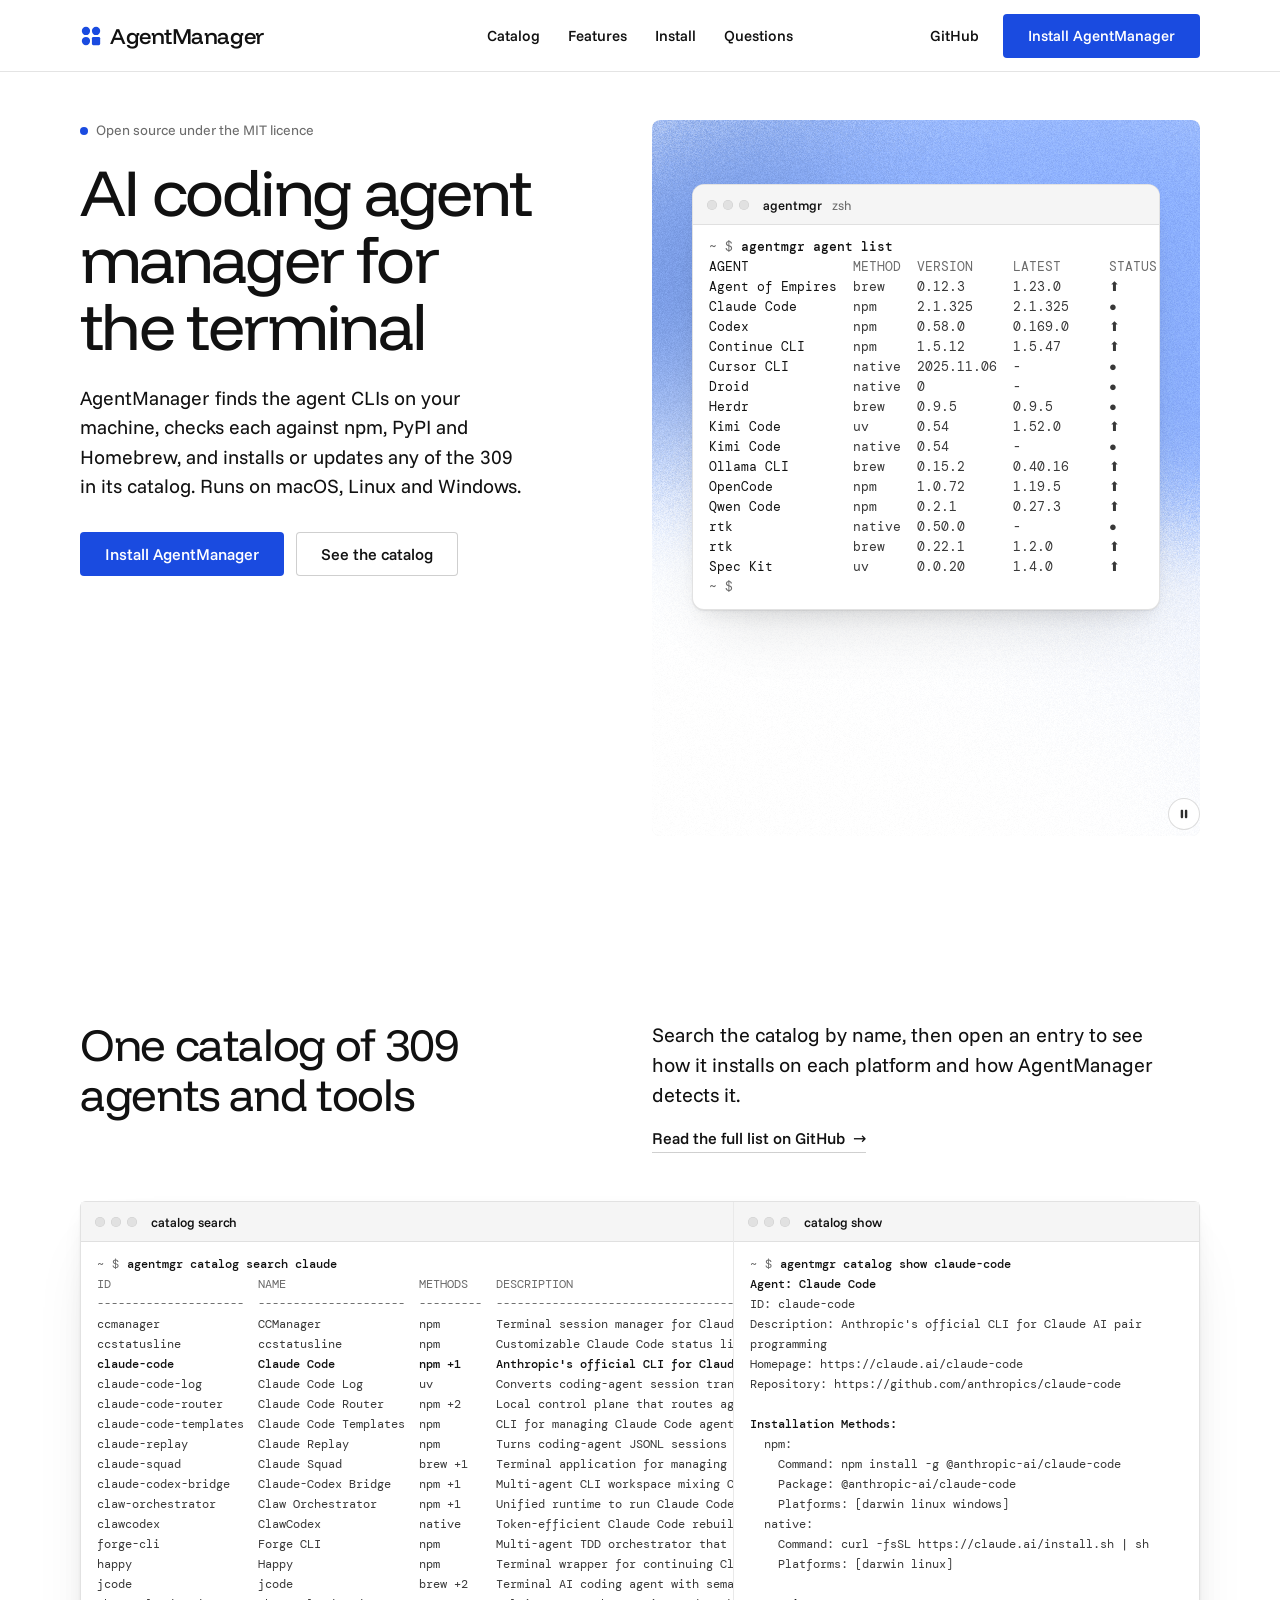
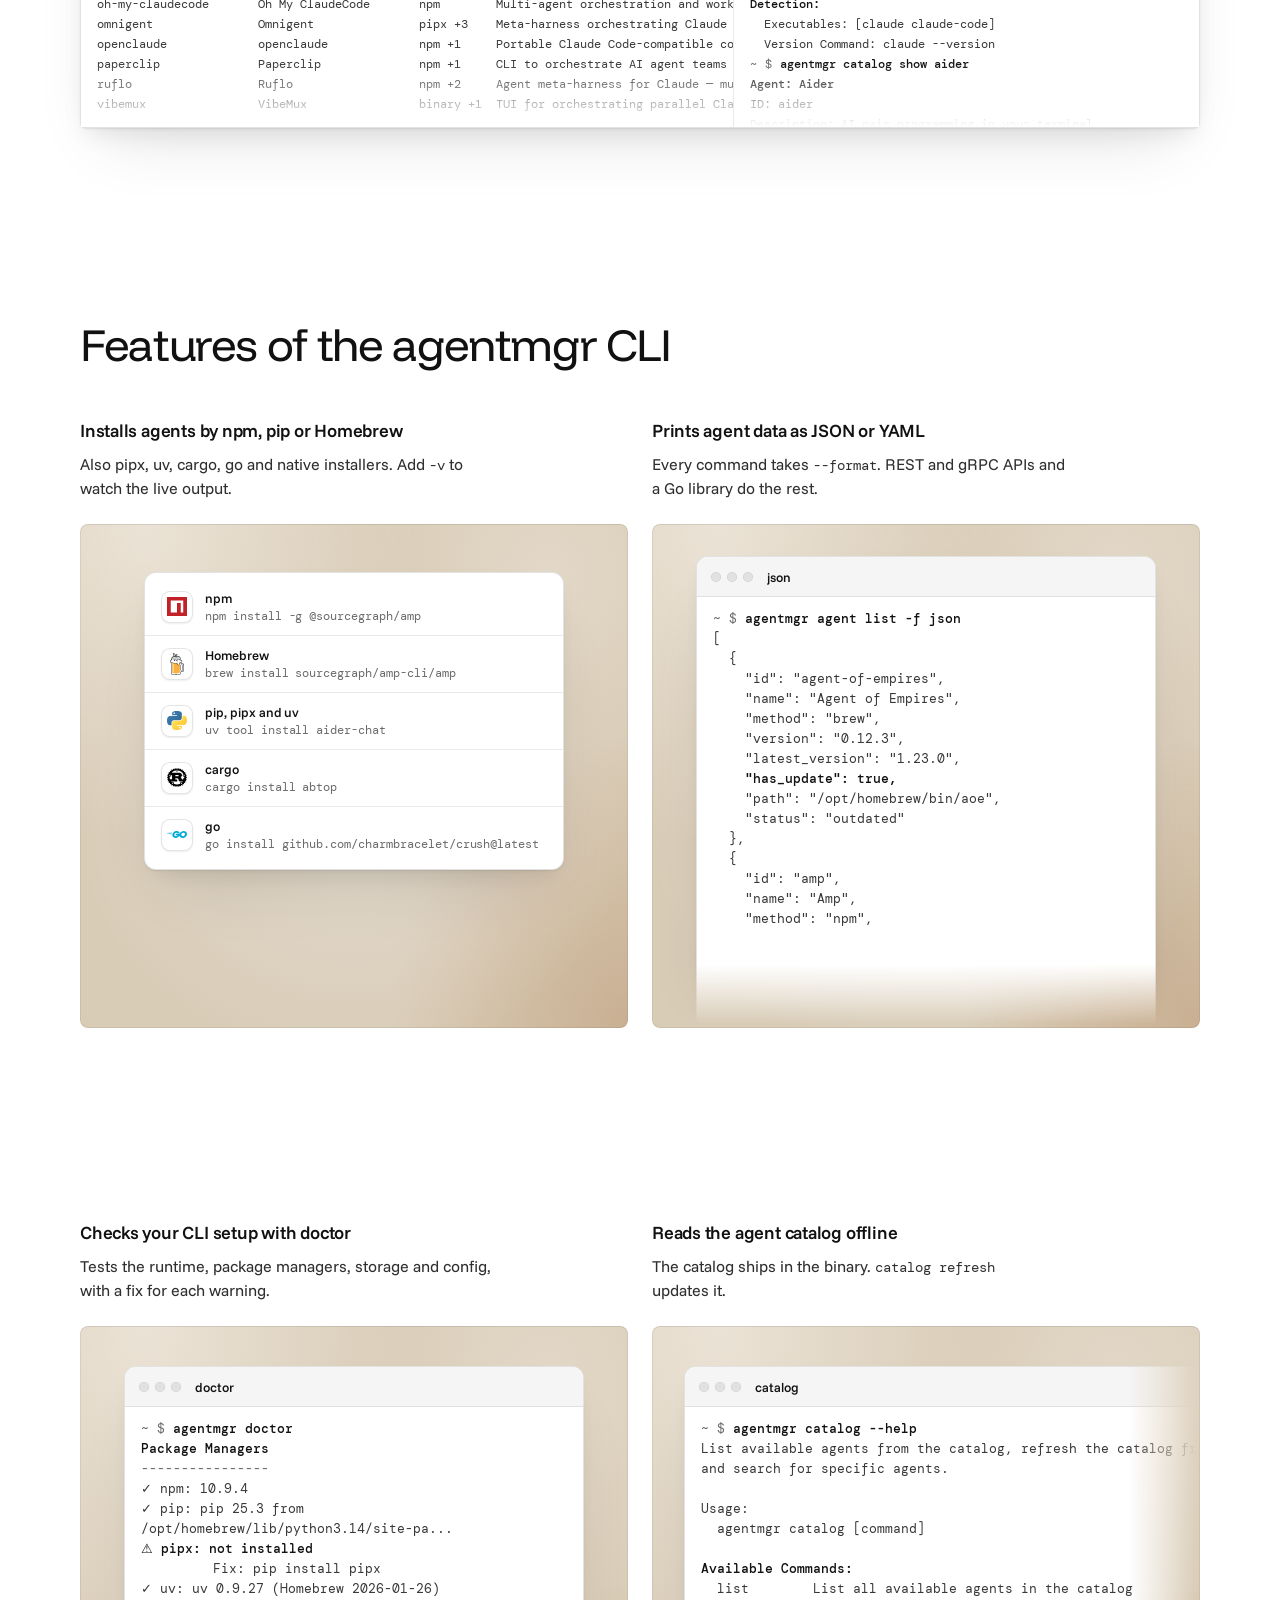
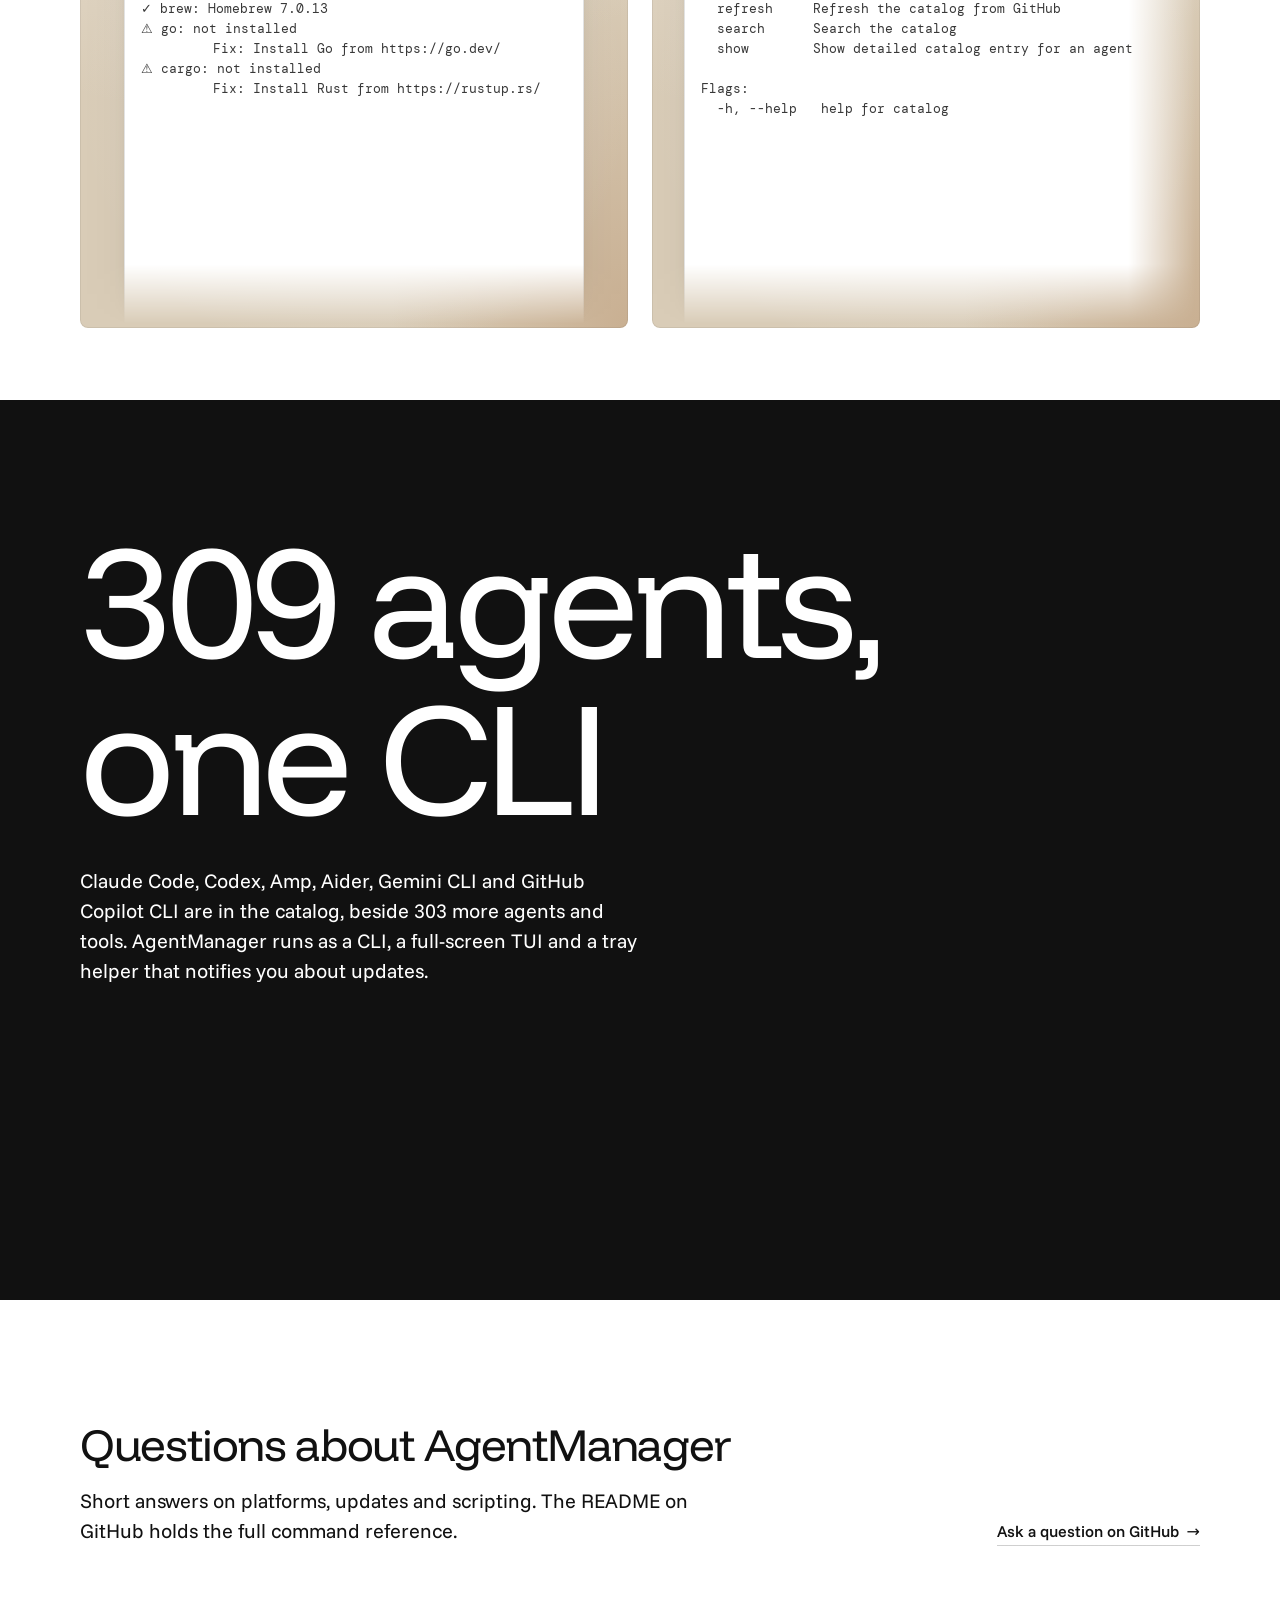
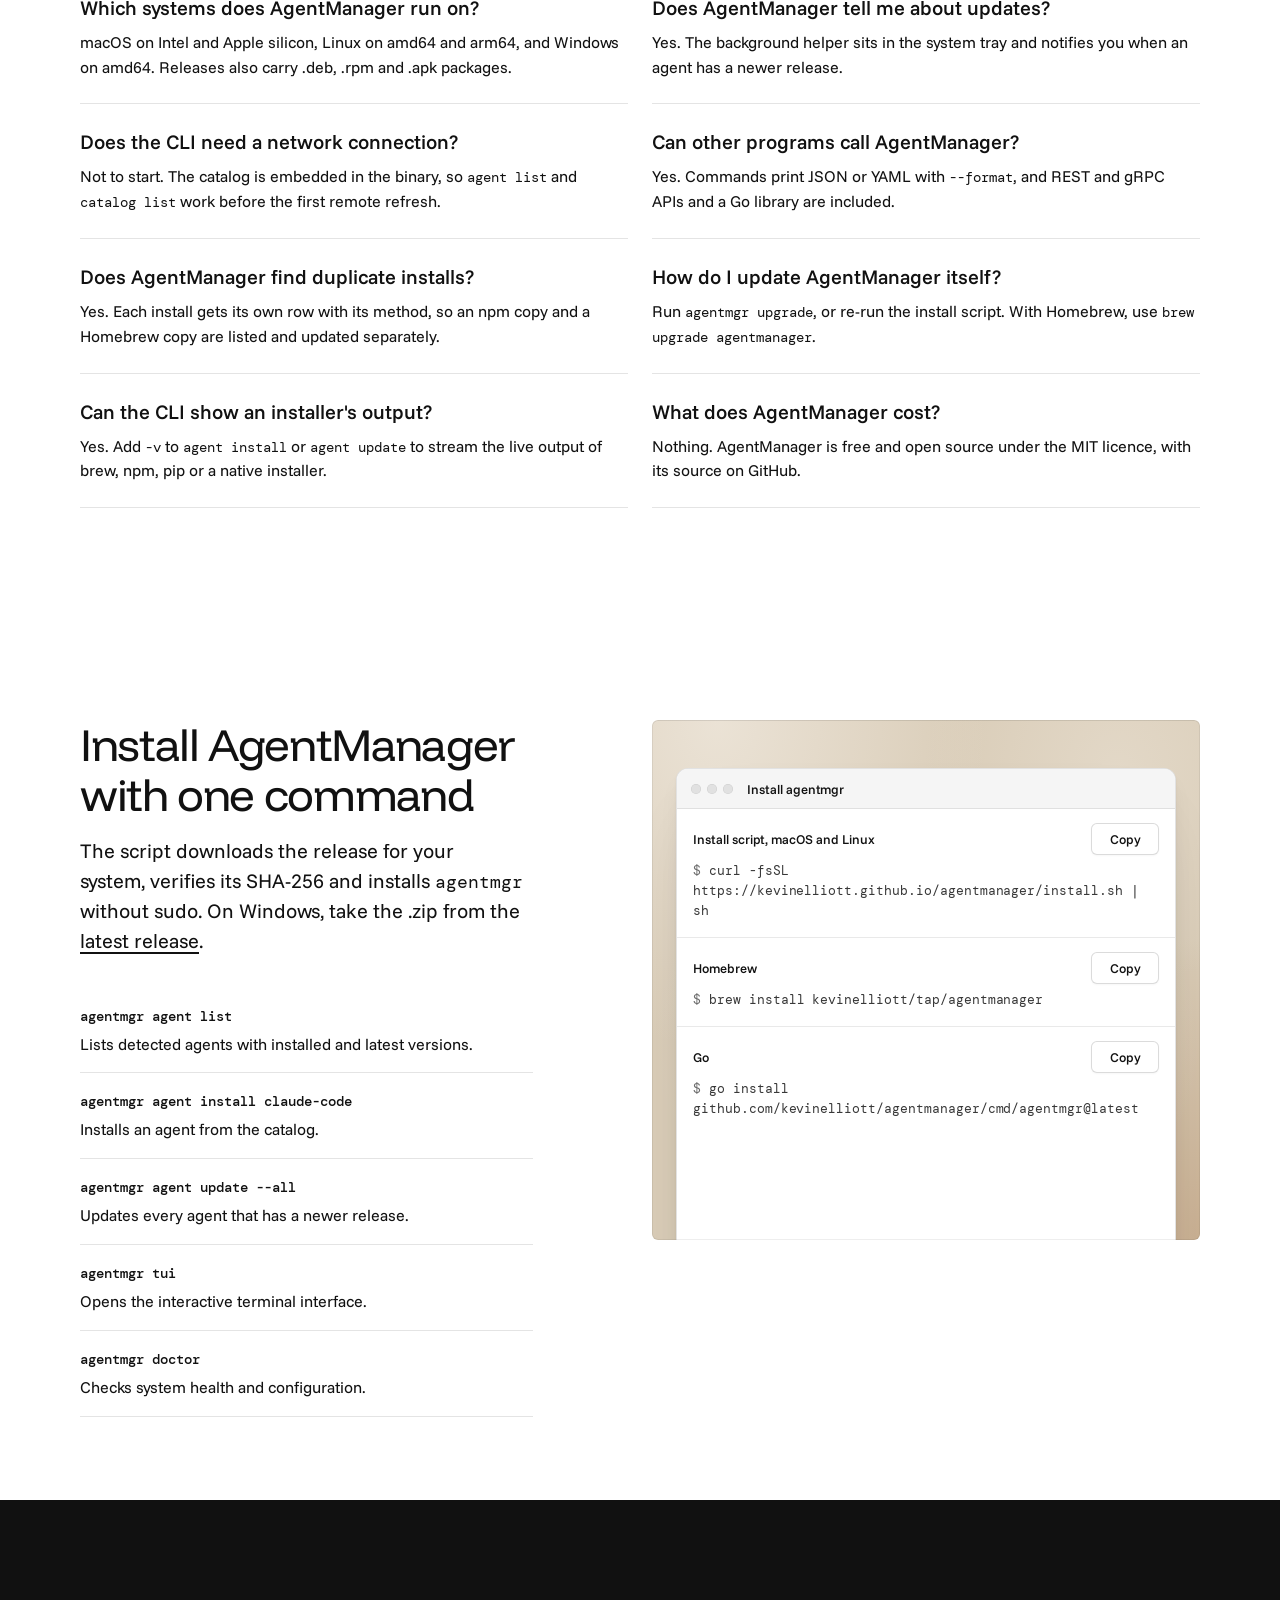
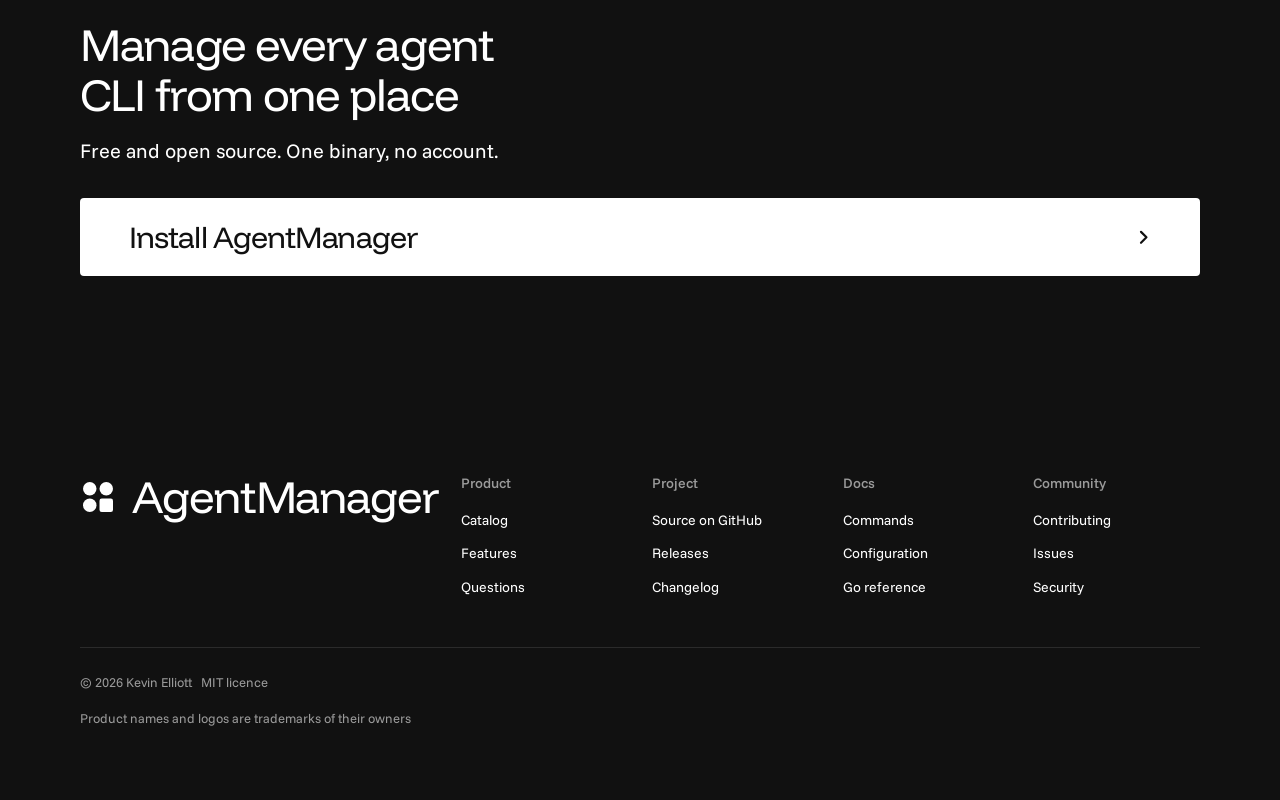
<file: site/index.html>
<!doctype html>
<html lang="en" data-type="software" data-radius="sharp" data-ground="sand" data-buttons="solid" data-motion>
<head>
<meta charset="utf-8">
<meta name="viewport" content="width=device-width, initial-scale=1, viewport-fit=cover">
<title>AgentManager: install and update AI coding agents from one CLI</title>
<meta name="description" content="AgentManager (agentmgr) detects, installs, updates and manages 309 AI development CLI agents, including Claude Code, Codex, Amp and Aider, on macOS, Linux and Windows.">
<meta property="og:type" content="website">
<meta property="og:title" content="AgentManager: install and update AI coding agents from one CLI">
<meta property="og:description" content="A CLI, TUI and Go library that finds the agent CLIs on your machine, checks their versions and installs or updates any of the 309 in its catalog.">
<meta property="og:url" content="https://kevinelliott.github.io/agentmanager/">
<meta name="twitter:card" content="summary">
<link rel="icon" href="./favicon.svg" type="image/svg+xml">
<meta name="theme-color" content="#ffffff">
<link rel="canonical" href="https://kevinelliott.github.io/agentmanager/">
<meta name="site-kind" content="software">
<meta name="page-type" content="software">
<link rel="preconnect" href="https://fonts.googleapis.com">
<link rel="preconnect" href="https://fonts.gstatic.com" crossorigin>
<link href="https://fonts.googleapis.com/css2?family=Funnel+Display:wght@400..700&family=Funnel+Sans:wght@400..600&family=DM+Mono:wght@400;500&display=swap" rel="stylesheet">
<link rel="stylesheet" href="./assets/system.css">
<link rel="stylesheet" href="./assets/ui/cards.css">
<link rel="stylesheet" href="./assets/motion/motion.css">
<link rel="stylesheet" href="./assets/backgrounds/backgrounds.css">
<link rel="stylesheet" href="./assets/layout/layout.css">
<link rel="stylesheet" href="./assets/icons/icon.css">
<style>
:root {
  --p-bg: #ffffff; --p-surface: #f4f4f4; --p-ink: #111111; --p-muted: #6b6b6b;
  --p-accent: #1a4be0; --p-accent-ink: #ffffff; --p-action: #1a4be0; --p-action-ink: #ffffff;
  --p-inv-bg: #111111; --p-inv-surface: #1e1e1e; --p-inv-ink: #ffffff; --p-inv-muted: #9a9a9a;
  --p-inv-accent: #ffffff; --p-inv-accent-ink: #111111; --p-inv-action: #ffffff; --p-inv-action-ink: #111111;
  --font-display: "Funnel Display", system-ui, sans-serif;
  --font-text: "Funnel Sans", system-ui, sans-serif;
  --font-mono: "DM Mono", ui-monospace, "SFMono-Regular", Menlo, Consolas, monospace;
  --display-weight: 400;
  --display-tracking: -0.03em;
  --display-tracking-xl: -0.04em;
  --ly-scale: 0.98;
}
</style>
<link rel="stylesheet" href="./assets/ui/base.css">
<link rel="stylesheet" href="./assets/ui/terminal-run/fragment.css">
<script>document.documentElement.classList.add('m-enter');setTimeout(()=>document.documentElement.classList.add('m-enter-done'),700)</script>
<script src="./assets/backgrounds/backgrounds.js"></script>
<script>document.documentElement.classList.add('mo-js');setTimeout(()=>document.documentElement.classList.add('mo-safe'),2500)</script>
<link rel="modulepreload" href="./assets/moments/moments.js">
<link rel="modulepreload" href="./assets/moments/lib.js">
<link rel="modulepreload" href="./assets/moments/letters-assemble/moment.js">
<!-- page CSS: only what sits inside a visual (the terminal's real output, the catalog window, the
     install commands) and one --p-h per card group -->
<style>
  /* terminal output, verbatim from agentmgr: one <pre> on the kit terminal's 20px row grid */
  .t-out { margin: 0; padding: 0 16px; font: inherit; color: var(--u-text-2); white-space: pre-wrap; overflow-wrap: anywhere; }
  .app__pane--list .t-out, .t-wide .t-out { white-space: pre; }
  @media (max-width: 639px) { .t-wide .t-out { white-space: pre-wrap; } }
  .t-out b { font-weight: 500; color: var(--u-ink); }
  .t-out .dim { color: var(--u-muted); }
  .ui-term__caret.is-still { animation: none; }
  .term { width: 100%; }

  /* the hero's table: agentmgr agent list, its columns as written (the ID column left out) */
  .t-row { gap: 0; }
  .t-row > .c-a { width: 18ch; } .t-row > .c-m { width: 8ch; } .t-row > .c-v { width: 12ch; } .t-row > .c-l { width: 12ch; } .t-row > .c-s { width: 8ch; }
  .t-row > * { padding-right: 1ch; }
  .t-head { color: var(--u-muted); }
  .t-row .c-a { color: var(--u-ink); }
  @container ui-term (max-width: 440px) {
    .ui-term .t-row > .c-m { display: none; }
    .ui-term .t-row > .c-a { width: 18ch; } .ui-term .t-row > .c-v { width: 9ch; } .ui-term .t-row > .c-l { width: 9ch; } .ui-term .t-row > .c-s { width: 3ch; }
    .ui-term .t-head > .c-s { visibility: hidden; }
    .ui-term .t-row.t-more { display: none; }
    .ui-term .ui-term__track { font-size: 11.5px; }
  }

  /* the catalog window (app-frame): the search result beside one open entry, one terminal across the .wrap */
  .app.ui { display: grid; grid-template-columns: minmax(0, 7fr) minmax(0, 5fr); margin-top: var(--s-7); background: var(--u-bg); border: 1px solid var(--u-border); border-radius: var(--u-r); box-shadow: var(--u-shadow); }
  .app > .app__pane { position: relative; min-width: 0; min-height: 0; overflow: hidden; }
  .app > .app__pane + .app__pane { border-left: 1px solid var(--u-line); }
  .app > .app__pane > .ui-panel { width: 100%; border: 0; border-radius: 0; box-shadow: none; }
  .app > .app__pane::after { content: ""; position: absolute; inset: auto 0 0 0; height: 64px; background: linear-gradient(transparent, var(--u-bg)); pointer-events: none; }
  .app .ui-term__track { font-size: 12px; }
  @media (max-width: 1279px) {
    .app.ui { grid-template-columns: minmax(0, 1fr); grid-template-rows: auto minmax(0, 1fr); }
    .app > .app__pane--list { max-height: 252px; }
    .app > .app__pane + .app__pane { border-left: 0; border-top: 1px solid var(--u-line); }
    .app .ui-term__track { font-size: 11px; }
  }
  @media (max-width: 639px) {
    .app.ui { grid-template-rows: minmax(0, 1fr); }
    .app > .app__pane--list { display: none; }
    .app > .app__pane + .app__pane { border-top: 0; }
  }

  /* feature cards: one panel height for the group */
  #features .panel { --p-h: 336px; }
  @media (max-width: 639px) { #features .panel { --p-h: 180px; } }
  /* the install methods: each tool's real mark beside a real command from the catalog */
  .methods { width: 100%; padding: 6px 0; }
  .methods li { display: flex; align-items: center; gap: 12px; padding: 10px 16px; min-width: 0; }
  .methods li + li { border-top: 1px solid var(--u-line); }
  .methods__text { display: grid; min-width: 0; }
  .methods__name { font-size: 13px; font-weight: 500; line-height: 18px; color: var(--u-ink); }
  .methods__cmd { font: 12px/18px var(--font-mono); color: var(--u-muted); white-space: nowrap; overflow: hidden; text-overflow: ellipsis; }

  /* the install commands: one window, three commands, a copy button on each */
  .install { width: 100%; }
  #install .panel { --p-h: 520px; }
  @media (max-width: 639px) { #install .panel { --p-h: 560px; } }
  @media (min-width: 640px) and (max-width: 1023px) { #questions .grid { grid-template-columns: repeat(2, minmax(0, 1fr)); } #questions .grid > .faq { grid-column: auto; } }
  .install .cmd { display: grid; grid-template-columns: minmax(0, 1fr) auto; align-items: center; gap: 6px 16px; padding: 14px 16px 16px; }
  .install .cmd + .cmd { border-top: 1px solid var(--u-line); }
  .install .cmd__label { font-size: 13px; font-weight: 500; line-height: 20px; color: var(--u-ink); }
  .install .cmd__copy { min-width: 68px; min-height: 32px; cursor: pointer; }
  .install .cmd__code { grid-column: 1 / -1; margin: 0; font: 13px/20px var(--font-mono); color: var(--u-text-2); white-space: pre-wrap; overflow-wrap: anywhere; }
  .install .cmd__code::before { content: "$ "; color: var(--u-muted); }
  @media (max-width: 639px), (pointer: coarse) { .install .cmd__copy { min-height: 44px; min-width: 76px; } }
  .quick .rows__name { font: 500 14px/24px var(--font-mono); letter-spacing: 0; }
  .section-head code, .faq code, .card code { font: 0.9em var(--font-mono); }
  .inline-link { text-decoration: underline; text-underline-offset: 4px; }
  #count .mo-la__sub { color: var(--ink); }
</style>
</head>
<body>
<!-- type: software (a developer tool: a CLI that manages AI coding agents)
     deal: hero split, nav nav-centre (dealt nav-mega; re-dealt: a one-page site has no product map to put in a panel),
           close close-type, footer footer-dark, rhythm dark-band (#count), buttons solid, mark dots, radius sharp,
           palette white-link-blue (a white sheet and one biro blue: the page reads like the terminal's own manual),
           type funnel (Funnel Display / Funnel Sans + DM Mono), ground sand, effect grain-gradient in the hero frame
     moments: letters-assemble in #count (its own statement section) -->

<header class="nav nav--centre">
  <div class="wrap nav__bar">
    <a class="skip-link" href="#top">Skip to content</a>
    <a class="nav__logo" href="#top"><span class="mark" data-mark="dots" aria-hidden="true"></span>AgentManager</a>
    <nav class="nav__links" aria-label="Main">
      <div class="nav__item"><a class="nav__link" href="#catalog">Catalog</a></div>
      <div class="nav__item"><a class="nav__link" href="#features">Features</a></div>
      <div class="nav__item"><a class="nav__link" href="#install">Install</a></div>
      <div class="nav__item"><a class="nav__link" href="#questions">Questions</a></div>
    </nav>
    <div class="nav__actions">
      <a class="nav__link" href="https://github.com/kevinelliott/agentmanager">GitHub</a>
      <a class="btn btn--primary" href="#install">Install AgentManager</a>
    </div>
    <button class="nav__toggle" type="button" aria-expanded="false" aria-label="Menu">
      <svg width="18" height="18" viewBox="0 0 18 18" aria-hidden="true"><path d="M2 5h14M2 13h14" stroke="currentColor" stroke-width="1.6" stroke-linecap="round"/></svg>
    </button>
  </div>
</header>

<main id="top">
  <!-- HERO (split): the words left, one terminal right running agentmgr agent list (real output) -->
  <section class="hero hero--split" data-enter aria-labelledby="hero-h">
    <div class="wrap"><div class="hero-text grid hero__grid">
      <div class="hero__text span-5">
        <p class="hero__kicker"><span class="dot" aria-hidden="true"></span>Open source under the MIT licence</p>
        <h1 id="hero-h">AI coding agent manager for the terminal</h1>
        <p class="hero__lead">AgentManager finds the agent CLIs on your machine, checks each against npm, PyPI and Homebrew, and installs or updates any of the 309 in its catalog. Runs on macOS, Linux and Windows.</p>
        <div class="btn-row"><a class="btn btn--primary" href="#install">Install AgentManager</a><a class="btn btn--secondary" href="#catalog">See the catalog</a></div>
      </div>
      <div class="hero__media span-6 start-7" data-fx="grain-gradient" data-fx-seed="7" role="img" aria-label="A terminal running agentmgr agent list: fifteen detected agents with their install method, installed version, latest version and update status" >
        <div class="stage stage--fade-b"><div class="at-rise fit" style="--fit-max:520px;--ax:40px;--ay:64px;--ay-sm:16px" >
          <div class="ui ui-panel ui-term" data-ui="terminal-run" data-ui-still>
            <div class="ui-term__head">
              <span class="ui-dots" aria-hidden="true"><i></i><i></i><i></i></span>
              <span class="ui-term__title">agentmgr</span>
              <span class="ui-meta">zsh</span>
              <span class="ui-spacer"></span>
            </div>
            <div class="ui-term__screen" data-term-screen>
              <div class="ui-term__track" data-term-track>
                <div class="ui-term__ln ui-term__cmd"><span class="ui-term__cwd">~</span><span class="ui-term__sig">$</span><span class="ui-term__typed" data-term-cmd>agentmgr agent list</span></div>
                <div class="ui-term__ln t-row t-head" data-term-out><span class="c-a">AGENT</span><span class="c-m">METHOD</span><span class="c-v">VERSION</span><span class="c-l">LATEST</span><span class="c-s">STATUS</span></div>
                <div class="ui-term__ln t-row" data-term-out><span class="c-a">Agent of Empires</span><span class="c-m">brew</span><span class="c-v">0.12.3</span><span class="c-l">1.23.0</span><span class="c-s">&#x2B06;&#xFE0E;</span></div>
                <div class="ui-term__ln t-row" data-term-out><span class="c-a">Claude Code</span><span class="c-m">npm</span><span class="c-v">2.1.325</span><span class="c-l">2.1.325</span><span class="c-s">&#x25CF;</span></div>
                <div class="ui-term__ln t-row" data-term-out><span class="c-a">Codex</span><span class="c-m">npm</span><span class="c-v">0.58.0</span><span class="c-l">0.169.0</span><span class="c-s">&#x2B06;&#xFE0E;</span></div>
                <div class="ui-term__ln t-row" data-term-out><span class="c-a">Continue CLI</span><span class="c-m">npm</span><span class="c-v">1.5.12</span><span class="c-l">1.5.47</span><span class="c-s">&#x2B06;&#xFE0E;</span></div>
                <div class="ui-term__ln t-row t-more" data-term-out><span class="c-a">Cursor CLI</span><span class="c-m">native</span><span class="c-v">2025.11.06</span><span class="c-l">-</span><span class="c-s">&#x25CF;</span></div>
                <div class="ui-term__ln t-row t-more" data-term-out><span class="c-a">Droid</span><span class="c-m">native</span><span class="c-v">0</span><span class="c-l">-</span><span class="c-s">&#x25CF;</span></div>
                <div class="ui-term__ln t-row" data-term-out><span class="c-a">Herdr</span><span class="c-m">brew</span><span class="c-v">0.9.5</span><span class="c-l">0.9.5</span><span class="c-s">&#x25CF;</span></div>
                <div class="ui-term__ln t-row" data-term-out><span class="c-a">Kimi Code</span><span class="c-m">uv</span><span class="c-v">0.54</span><span class="c-l">1.52.0</span><span class="c-s">&#x2B06;&#xFE0E;</span></div>
                <div class="ui-term__ln t-row" data-term-out><span class="c-a">Kimi Code</span><span class="c-m">native</span><span class="c-v">0.54</span><span class="c-l">-</span><span class="c-s">&#x25CF;</span></div>
                <div class="ui-term__ln t-row t-more" data-term-out><span class="c-a">Ollama CLI</span><span class="c-m">brew</span><span class="c-v">0.15.2</span><span class="c-l">0.40.16</span><span class="c-s">&#x2B06;&#xFE0E;</span></div>
                <div class="ui-term__ln t-row t-more" data-term-out><span class="c-a">OpenCode</span><span class="c-m">npm</span><span class="c-v">1.0.72</span><span class="c-l">1.19.5</span><span class="c-s">&#x2B06;&#xFE0E;</span></div>
                <div class="ui-term__ln t-row t-more" data-term-out><span class="c-a">Qwen Code</span><span class="c-m">npm</span><span class="c-v">0.2.1</span><span class="c-l">0.27.3</span><span class="c-s">&#x2B06;&#xFE0E;</span></div>
                <div class="ui-term__ln t-row t-more" data-term-out><span class="c-a">rtk</span><span class="c-m">native</span><span class="c-v">0.50.0</span><span class="c-l">-</span><span class="c-s">&#x25CF;</span></div>
                <div class="ui-term__ln t-row t-more" data-term-out><span class="c-a">rtk</span><span class="c-m">brew</span><span class="c-v">0.22.1</span><span class="c-l">1.2.0</span><span class="c-s">&#x2B06;&#xFE0E;</span></div>
                <div class="ui-term__ln t-row t-more" data-term-out><span class="c-a">Spec Kit</span><span class="c-m">uv</span><span class="c-v">0.0.20</span><span class="c-l">1.4.0</span><span class="c-s">&#x2B06;&#xFE0E;</span></div>
                <div class="ui-term__ln ui-term__cmd" data-term-next><span class="ui-term__cwd">~</span><span class="ui-term__sig">$</span><span class="ui-term__typed"></span></div>
              </div>
            </div>
          </div>
        </div></div>
      </div>
    </div></div>
  </section>

  <!-- CATALOG (app-frame): the product big, as one terminal across the .wrap: a catalog search beside one open entry -->
  <section class="section" id="catalog" aria-labelledby="catalog-h">
    <div class="wrap">
      <div class="grid grid--top">
        <h2 class="span-5" id="catalog-h">One catalog of 309 agents and tools</h2>
        <div class="span-6 start-7 stack-4"><p class="t-lead">Search the catalog by name, then open an entry to see how it installs on each platform and how AgentManager detects it.</p><p><a class="link" href="https://github.com/kevinelliott/agentmanager#supported-agents">Read the full list on GitHub</a></p></div>
      </div>
      <div class="ui app fill" role="img" aria-label="Two terminal panes: agentmgr catalog search claude listing twenty matching agents, and agentmgr catalog show claude-code with its npm and native install commands">
        <div class="app__pane app__pane--list">
          <div class="ui ui-panel ui-term term">
            <div class="ui-term__head"><span class="ui-dots" aria-hidden="true"><i></i><i></i><i></i></span><span class="ui-term__title">catalog search</span><span class="ui-spacer"></span></div>
            <div class="ui-term__screen"><div class="ui-term__track">
<div class="ui-term__ln ui-term__cmd"><span class="ui-term__cwd">~</span><span class="ui-term__sig">$</span><span class="ui-term__typed">agentmgr catalog search claude</span></div>
<pre class="t-out"><span class="dim">ID                     NAME                   METHODS    DESCRIPTION
---------------------  ---------------------  ---------  ----------------------------------------</span>
ccmanager              CCManager              npm        Terminal session manager for Claude C...
ccstatusline           ccstatusline           npm        Customizable Claude Code status line ...
<b>claude-code            Claude Code            npm +1     Anthropic's official CLI for Claude A...</b>
claude-code-log        Claude Code Log        uv         Converts coding-agent session transcr...
claude-code-router     Claude Code Router     npm +2     Local control plane that routes agent...
claude-code-templates  Claude Code Templates  npm        CLI for managing Claude Code agents, ...
claude-replay          Claude Replay          npm        Turns coding-agent JSONL sessions int...
claude-squad           Claude Squad           brew +1    Terminal application for managing mul...
claude-codex-bridge    Claude-Codex Bridge    npm +1     Multi-agent CLI workspace mixing Code...
claw-orchestrator      Claw Orchestrator      npm +1     Unified runtime to run Claude Code, C...
clawcodex              ClawCodex              native     Token-efficient Claude Code rebuild i...
forge-cli              Forge CLI              npm        Multi-agent TDD orchestrator that dri...
happy                  Happy                  npm        Terminal wrapper for continuing Claud...
jcode                  jcode                  brew +2    Terminal AI coding agent with semanti...
oh-my-claudecode       Oh My ClaudeCode       npm        Multi-agent orchestration and workflo...
omnigent               Omnigent               pipx +3    Meta-harness orchestrating Claude Cod...
openclaude             openclaude             npm +1     Portable Claude Code-compatible codin...
paperclip              Paperclip              npm +1     CLI to orchestrate AI agent teams as ...
ruflo                  Ruflo                  npm +2     Agent meta-harness for Claude — mul...
vibemux                VibeMux                binary +1  TUI for orchestrating parallel Claude...

20 agents available
</pre>
            </div></div>
          </div>
        </div>
        <div class="app__pane app__pane--open">
          <div class="ui ui-panel ui-term term">
            <div class="ui-term__head"><span class="ui-dots" aria-hidden="true"><i></i><i></i><i></i></span><span class="ui-term__title">catalog show</span><span class="ui-spacer"></span></div>
            <div class="ui-term__screen"><div class="ui-term__track">
<div class="ui-term__ln ui-term__cmd"><span class="ui-term__cwd">~</span><span class="ui-term__sig">$</span><span class="ui-term__typed">agentmgr catalog show claude-code</span></div>
<pre class="t-out"><b>Agent: Claude Code</b>
ID: claude-code
Description: Anthropic's official CLI for Claude AI pair programming
Homepage: https://claude.ai/claude-code
Repository: https://github.com/anthropics/claude-code

<b>Installation Methods:</b>
  npm:
    Command: npm install -g @anthropic-ai/claude-code
    Package: @anthropic-ai/claude-code
    Platforms: <span>[</span>darwin linux windows]
  native:
    Command: curl -fsSL https://claude.ai/install.sh | sh
    Platforms: <span>[</span>darwin linux]

<b>Detection:</b>
  Executables: <span>[</span>claude claude-code]
  Version Command: claude --version
</pre>
<div class="ui-term__ln ui-term__cmd"><span class="ui-term__cwd">~</span><span class="ui-term__sig">$</span><span class="ui-term__typed">agentmgr catalog show aider</span></div>
<pre class="t-out"><b>Agent: Aider</b>
ID: aider
Description: AI pair programming in your terminal
Homepage: https://aider.chat
Repository: https://github.com/Aider-AI/aider

<b>Installation Methods:</b>
  pipx:
    Command: pipx install aider-chat
    Package: aider-chat
    Platforms: <span>[</span>darwin linux windows]
</pre>
            </div></div>
          </div>
        </div>
      </div>
    </div>
  </section>

  <!-- FEATURES (features-2x2, two screens): four parts of the product, each a real piece of its output -->
  <section class="section g2" id="features" aria-labelledby="features-h">
    <div class="wrap">
      <div class="group">
        <div class="section-head">
          <h2 id="features-h">Features of the agentmgr CLI</h2>
        </div>
        <div class="grid">
          <article class="card card--row card--open span-6 m-nolift">
            <h3>Installs agents by npm, pip or Homebrew</h3>
            <p>Also pipx, uv, cargo, go and native installers. Add <code>-v</code> to watch the live output.</p>
            <div class="panel">
              <div class="stage stage--fade-b"><div class="at-rise fit" style="--fit-max:420px;--ax:max(24px, 50% - 210px);--ay:48px;--ay-sm:16px">
                <div class="ui ui-panel" role="img" aria-label="Install methods with a real command from the catalog for each: npm, Homebrew, pip, cargo and go">
                  <ul class="methods">
                    <li><span class="ic-tile ic-tile--32"><img class="ic" src="./assets/icons/npm.svg" alt="" data-icon="npm"></span><span class="methods__text"><span class="methods__name">npm</span><span class="methods__cmd">npm install -g @sourcegraph/amp</span></span></li>
                    <li><span class="ic-tile ic-tile--32"><img class="ic ic-tall" src="./assets/icons/homebrew.svg" alt="" data-icon="homebrew"></span><span class="methods__text"><span class="methods__name">Homebrew</span><span class="methods__cmd">brew install sourcegraph/amp-cli/amp</span></span></li>
                    <li><span class="ic-tile ic-tile--32"><img class="ic" src="./assets/icons/python.svg" alt="" data-icon="python"></span><span class="methods__text"><span class="methods__name">pip, pipx and uv</span><span class="methods__cmd">uv tool install aider-chat</span></span></li>
                    <li><span class="ic-tile ic-tile--32"><img class="ic ic-ink" src="./assets/icons/rust.svg" alt="" data-icon="rust"></span><span class="methods__text"><span class="methods__name">cargo</span><span class="methods__cmd">cargo install abtop</span></span></li>
                    <li><span class="ic-tile ic-tile--32"><img class="ic ic-wide" src="./assets/icons/go.svg" alt="" data-icon="go"></span><span class="methods__text"><span class="methods__name">go</span><span class="methods__cmd">go install github.com/charmbracelet/crush@latest</span></span></li>
                  </ul>
                </div>
              </div></div>
            </div>
          </article>
          <article class="card card--row card--open span-6 m-nolift">
            <h3>Prints agent data as JSON or YAML</h3>
            <p>Every command takes <code>--format</code>. REST and gRPC APIs and a Go library do the rest.</p>
            <div class="panel">
              <div class="stage stage--fade-b"><div class="at-corner fit to-edge" style="--fit-max:460px;--ax:32px;--ay:32px;--ay-sm:16px">
                <div class="ui ui-panel ui-term term" role="img" aria-label="agentmgr agent list -f json printing each agent's id, method, version, latest version and status">
                  <div class="ui-term__head"><span class="ui-dots" aria-hidden="true"><i></i><i></i><i></i></span><span class="ui-term__title">json</span><span class="ui-spacer"></span></div>
                  <div class="ui-term__screen"><div class="ui-term__track">
<div class="ui-term__ln ui-term__cmd"><span class="ui-term__cwd">~</span><span class="ui-term__sig">$</span><span class="ui-term__typed">agentmgr agent list -f json</span></div>
<pre class="t-out">[
  {
    "id": "agent-of-empires",
    "name": "Agent of Empires",
    "method": "brew",
    "version": "0.12.3",
    "latest_version": "1.23.0",
    <b>"has_update": true,</b>
    "path": "/opt/homebrew/bin/aoe",
    "status": "outdated"
  },
  {
    "id": "amp",
    "name": "Amp",
    "method": "npm",
</pre>
                  </div></div>
                </div>
              </div></div>
            </div>
          </article>
        </div>
      </div>
      <div class="grid">
          <article class="card card--row card--open span-6 m-nolift">
            <h3>Checks your CLI setup with doctor</h3>
            <p>Tests the runtime, package managers, storage and config, with a fix for each warning.</p>
            <div class="panel">
              <div class="stage stage--fade-b"><div class="at-rise fit to-edge" style="--fit-max:460px;--ax:max(24px, 50% - 230px);--ay:40px;--ay-sm:16px">
                <div class="ui ui-panel ui-term term" role="img" aria-label="agentmgr doctor listing npm, pip, uv and brew as found, and pipx as not installed with the fix pip install pipx">
                  <div class="ui-term__head"><span class="ui-dots" aria-hidden="true"><i></i><i></i><i></i></span><span class="ui-term__title">doctor</span><span class="ui-spacer"></span></div>
                  <div class="ui-term__screen"><div class="ui-term__track">
<div class="ui-term__ln ui-term__cmd"><span class="ui-term__cwd">~</span><span class="ui-term__sig">$</span><span class="ui-term__typed">agentmgr doctor</span></div>
<pre class="t-out">
<b>Package Managers</b>
<span class="dim">----------------</span>
✓ npm: 10.9.4
✓ pip: pip 25.3 from /opt/homebrew/lib/python3.14/site-pa...
<b>⚠ pipx: not installed</b>
         Fix: pip install pipx
✓ uv: uv 0.9.27 (Homebrew 2026-01-26)
✓ brew: Homebrew 7.0.13
⚠ go: not installed
         Fix: Install Go from https://go.dev/
⚠ cargo: not installed
         Fix: Install Rust from https://rustup.rs/
</pre>
                  </div></div>
                </div>
              </div></div>
            </div>
          </article>
          <article class="card card--row card--open span-6 m-nolift">
            <h3>Reads the agent catalog offline</h3>
            <p>The catalog ships in the binary. <code>catalog refresh</code> updates it.</p>
            <div class="panel">
              <div class="stage stage--fade-br"><div class="at-corner to-edge" style="--ax:32px;--ay:40px;--ay-sm:16px">
                <div class="ui ui-panel ui-term term t-wide" style="width:680px" role="img" aria-label="agentmgr catalog help listing its four commands: list, refresh, search and show">
                  <div class="ui-term__head"><span class="ui-dots" aria-hidden="true"><i></i><i></i><i></i></span><span class="ui-term__title">catalog</span><span class="ui-spacer"></span></div>
                  <div class="ui-term__screen"><div class="ui-term__track">
<div class="ui-term__ln ui-term__cmd"><span class="ui-term__cwd">~</span><span class="ui-term__sig">$</span><span class="ui-term__typed">agentmgr catalog --help</span></div>
<pre class="t-out">List available agents from the catalog, refresh the catalog from GitHub,
and search for specific agents.

Usage:
  agentmgr catalog <span>[</span>command]

<b>Available Commands:</b>
  list        List all available agents in the catalog
  refresh     Refresh the catalog from GitHub
  search      Search the catalog
  show        Show detailed catalog entry for an agent

Flags:
  -h, --help   help for catalog
</pre>
                  </div></div>
                </div>
              </div></div>
            </div>
          </article>
      </div>
    </div>
  </section>

  <!-- STATEMENT: the page's one moment (letters-assemble), in its own section -->
  <section class="section ground-inverse" id="count" data-moment="letters-assemble" aria-labelledby="count-h">
    <div class="wrap">
      <h2 class="mo-la__type" id="count-h">309 agents, one CLI</h2>
      <p class="mo-la__sub">Claude Code, Codex, Amp, Aider, Gemini CLI and GitHub Copilot CLI are in the catalog, beside 303 more agents and tools. AgentManager runs as a CLI, a full-screen TUI and a tray helper that notifies you about updates.</p>
    </div>
  </section>

  <!-- QUESTIONS (faq): every answer open, in two columns -->
  <section class="section" id="questions" aria-labelledby="questions-h" style="--h: 1; --hm: 2">
    <div class="wrap">
      <div class="section-head section-head--row">
        <div><h2 id="questions-h">Questions about AgentManager</h2><p>Short answers on platforms, updates and scripting. The README on GitHub holds the full command reference.</p></div>
        <a class="link" href="https://github.com/kevinelliott/agentmanager/issues">Ask a question on GitHub</a>
      </div>
      <div class="grid">
        <div class="faq span-6">
          <div class="faq__item"><h3>Which systems does AgentManager run on?</h3><p>macOS on Intel and Apple silicon, Linux on amd64 and arm64, and Windows on amd64. Releases also carry .deb, .rpm and .apk packages.</p></div>
          <div class="faq__item"><h3>Does the CLI need a network connection?</h3><p>Not to start. The catalog is embedded in the binary, so <code>agent list</code> and <code>catalog list</code> work before the first remote refresh.</p></div>
          <div class="faq__item"><h3>Does AgentManager find duplicate installs?</h3><p>Yes. Each install gets its own row with its method, so an npm copy and a Homebrew copy are listed and updated separately.</p></div>
          <div class="faq__item"><h3>Can the CLI show an installer's output?</h3><p>Yes. Add <code>-v</code> to <code>agent install</code> or <code>agent update</code> to stream the live output of brew, npm, pip or a native installer.</p></div>
        </div>
        <div class="faq span-6">
          <div class="faq__item"><h3>Does AgentManager tell me about updates?</h3><p>Yes. The background helper sits in the system tray and notifies you when an agent has a newer release.</p></div>
          <div class="faq__item"><h3>Can other programs call AgentManager?</h3><p>Yes. Commands print JSON or YAML with <code>--format</code>, and REST and gRPC APIs and a Go library are included.</p></div>
          <div class="faq__item"><h3>How do I update AgentManager itself?</h3><p>Run <code>agentmgr upgrade</code>, or re-run the install script. With Homebrew, use <code>brew upgrade agentmanager</code>.</p></div>
          <div class="faq__item"><h3>What does AgentManager cost?</h3><p>Nothing. AgentManager is free and open source under the MIT licence, with its source on GitHub.</p></div>
        </div>
      </div>
    </div>
  </section>

  <!-- INSTALL: the words and the first commands left, the three install commands with their copy buttons right -->
  <section class="section" id="install" aria-labelledby="install-h" style="--h: 1; --hm: 2">
    <div class="wrap">
      <div class="grid grid--top">
        <div class="span-5">
          <div class="section-head">
            <h2 id="install-h">Install AgentManager with one command</h2>
            <p>The script downloads the release for your system, verifies its SHA-256 and installs <code>agentmgr</code> without sudo. On Windows, take the .zip from the <a class="inline-link" href="https://github.com/kevinelliott/agentmanager/releases/latest">latest release</a>.</p>
          </div>
          <ul class="rows quick">
            <li><span class="rows__name">agentmgr agent list</span><p>Lists detected agents with installed and latest versions.</p></li>
            <li><span class="rows__name">agentmgr agent install claude-code</span><p>Installs an agent from the catalog.</p></li>
            <li><span class="rows__name">agentmgr agent update --all</span><p>Updates every agent that has a newer release.</p></li>
            <li><span class="rows__name">agentmgr tui</span><p>Opens the interactive terminal interface.</p></li>
            <li><span class="rows__name">agentmgr doctor</span><p>Checks system health and configuration.</p></li>
          </ul>
        </div>
        <div class="panel span-6 start-7">
          <div class="stage"><div class="at-rise fit to-edge" style="--fit-max:560px;--ax:max(24px, 50% - 280px);--ay:48px;--ay-sm:16px">
          <div class="ui ui-panel ui-term term install">
            <div class="ui-term__head"><span class="ui-dots" aria-hidden="true"><i></i><i></i><i></i></span><span class="ui-term__title">Install agentmgr</span><span class="ui-spacer"></span><span class="ui-meta" role="status" aria-live="polite" data-copy-status></span></div>
            <div class="cmd">
              <span class="cmd__label">Install script, macOS and Linux</span>
              <button class="ui-btn ui-btn--ghost ui-btn--sm cmd__copy" type="button" data-copy="curl -fsSL https://kevinelliott.github.io/agentmanager/install.sh | sh" aria-label="Copy the install script command">Copy</button>
              <pre class="cmd__code">curl -fsSL https://kevinelliott.github.io/agentmanager/install.sh | sh</pre>
            </div>
            <div class="cmd">
              <span class="cmd__label">Homebrew</span>
              <button class="ui-btn ui-btn--ghost ui-btn--sm cmd__copy" type="button" data-copy="brew install kevinelliott/tap/agentmanager" aria-label="Copy the Homebrew command">Copy</button>
              <pre class="cmd__code">brew install kevinelliott/tap/agentmanager</pre>
            </div>
            <div class="cmd">
              <span class="cmd__label">Go</span>
              <button class="ui-btn ui-btn--ghost ui-btn--sm cmd__copy" type="button" data-copy="go install github.com/kevinelliott/agentmanager/cmd/agentmgr@latest" aria-label="Copy the go install command">Copy</button>
              <pre class="cmd__code">go install github.com/kevinelliott/agentmanager/cmd/agentmgr@latest</pre>
            </div>
          </div>
          </div></div>
        </div>
      </div>
    </div>
  </section>

</main>

<!-- FOOTER.CLOSING: close-type over footer-dark -->
<footer class="footer closing g2m footer--dark ground-inverse" id="contact" aria-labelledby="close-h">
  <div class="wrap">
    <div class="closing__cta close--type">
      <div class="section-head">
        <h2 id="close-h">Manage every agent CLI from one place</h2>
        <p class="t-small muted">Free and open source. One binary, no account.</p>
      </div>
      <a class="btn btn--primary btn--xl btn--wide" href="#install">Install AgentManager<svg class="m-arrow" viewBox="0 0 12 12" aria-hidden="true"><path class="m-arrow__stem" d="M1 6h8"/><path class="m-arrow__head" d="M4.5 2.5 8 6l-3.5 3.5"/></svg></a>
    </div>
    <div class="closing__links">
      <div class="grid">
        <div class="span-4 stack-4">
          <a class="nav__logo footer__mark" href="#top"><span class="mark" data-mark="dots" aria-hidden="true"></span>AgentManager</a>
        </div>
        <div class="span-2 footer__col"><h3>Product</h3><ul><li><a href="#catalog">Catalog</a></li><li><a href="#features">Features</a></li><li><a href="#questions">Questions</a></li></ul></div>
        <div class="span-2 footer__col"><h3>Project</h3><ul><li><a href="https://github.com/kevinelliott/agentmanager">Source on GitHub</a></li><li><a href="https://github.com/kevinelliott/agentmanager/releases">Releases</a></li><li><a href="https://github.com/kevinelliott/agentmanager/blob/main/CHANGELOG.md">Changelog</a></li></ul></div>
        <div class="span-2 footer__col"><h3>Docs</h3><ul><li><a href="https://github.com/kevinelliott/agentmanager#commands">Commands</a></li><li><a href="https://github.com/kevinelliott/agentmanager#configuration">Configuration</a></li><li><a href="https://pkg.go.dev/github.com/kevinelliott/agentmanager">Go reference</a></li></ul></div>
        <div class="span-2 footer__col"><h3>Community</h3><ul><li><a href="https://github.com/kevinelliott/agentmanager/blob/main/CONTRIBUTING.md">Contributing</a></li><li><a href="https://github.com/kevinelliott/agentmanager/issues">Issues</a></li><li><a href="https://github.com/kevinelliott/agentmanager/blob/main/SECURITY.md">Security</a></li></ul></div>
      </div>
      <div class="footer__legal">
        <span>&copy; 2026 Kevin Elliott &nbsp; <a href="https://github.com/kevinelliott/agentmanager/blob/main/LICENSE">MIT licence</a></span>
        <span class="credits">Product names and logos are trademarks of their owners</span>
      </div>
    </div>
  </div>
</footer>

<nav class="actionbar" aria-label="Quick actions">
  <a class="btn btn--primary" href="#install">Install AgentManager</a>
</nav>

<script type="module" src="./assets/system.js"></script>
<script type="module" src="./assets/motion/motion.js"></script>
<script type="module" src="./assets/layout/layout.js"></script>
<!-- page script: the copy buttons on the install commands (the kit has no copy control) -->
<script>
(function () {
  var status = document.querySelector('[data-copy-status]');
  function fallback(text) {
    var ta = document.createElement('textarea');
    ta.value = text; ta.setAttribute('readonly', ''); ta.style.position = 'fixed'; ta.style.opacity = '0';
    document.body.appendChild(ta); ta.select();
    var ok = false; try { ok = document.execCommand('copy'); } catch (e) {}
    document.body.removeChild(ta); return ok;
  }
  document.querySelectorAll('[data-copy]').forEach(function (btn) {
    var label = btn.textContent, timer;
    btn.addEventListener('click', function () {
      var text = btn.getAttribute('data-copy');
      var done = function (ok) {
        btn.textContent = ok ? 'Copied' : 'Press Ctrl+C';
        if (status) status.textContent = ok ? 'Copied to the clipboard' : 'Select the command to copy it';
        clearTimeout(timer);
        timer = setTimeout(function () { btn.textContent = label; if (status) status.textContent = ''; }, 1800);
      };
      if (navigator.clipboard && navigator.clipboard.writeText) {
        navigator.clipboard.writeText(text).then(function () { done(true); }, function () { done(fallback(text)); });
      } else { done(fallback(text)); }
    });
  });
})();
</script>
</body>
</html>
</file>
<file: site/assets/system.css>
/*
  taste-skill system.css - the one system for the page. Link it first, then assets/ui/cards.css (the
  feature card, its panel and the fragment placements), then set the palette (--p-*), the fonts and
  the radius set on :root in the page (node scripts/start.mjs prints that block).
  Do not add a second grid, spacing scale, type scale, radius scale, button or card style.
*/

/* ---------------------------------------------------------------- tokens */
:root {
  /* palette (hex only; fx.js reads --bg --surface --ink --muted --accent --accent-ink) */
  --p-bg: #ffffff;
  --p-surface: #f4f4f4;
  --p-ink: #111111;
  --p-muted: #6b6b6b;
  --p-accent: #1a4be0;
  --p-accent-ink: #ffffff;
  --p-action: #1a4be0;      /* buttons, links, focus: the accent, or the ink when the accent is too pale */
  --p-action-ink: #ffffff;
  --p-inv-bg: #111111;
  --p-inv-surface: #1c1c1c;
  --p-inv-ink: #f4f4f4;
  --p-inv-muted: #a3a3a3;
  --p-inv-accent: #ffffff;
  --p-inv-accent-ink: #111111;
  --p-inv-action: #ffffff;
  --p-inv-action-ink: #111111;
  /* the lit ground behind UI and in the closing band (references/cards.md), one per page, tech pages only
     (none on kind other, which is flat): <html data-ground="sand|sky|sage|painting">. system.js gives it to every ground
     that holds UI, on light and dark pages alike; --hue on one panel changes only its accent */
  --ground-bg: #d9ccb7; --ground-surface: #e9e0d2; --ground-ink: #2a2622; --ground-muted: #5a534a; --ground-accent: #a8794a;

  /* fonts */
  --font-display: system-ui, -apple-system, "Segoe UI", sans-serif;
  --font-text: system-ui, -apple-system, "Segoe UI", sans-serif;
  --font-mono: ui-monospace, "SFMono-Regular", Menlo, Consolas, monospace;
  --display-weight: 400;    /* headlines 400; 500 on a tech page (software, gaming, hardware) */
  --display-tracking: -0.025em;

  /* the page rhythm (references/layout-v4.md): one section per screen. The header is fixed and
     --nav tall; every section is padded --padt above and --padb (plus the phone action bar, --bar)
     below, and is exactly one or two screens tall (--h: 1 or 2; --hm on a phone). The hero's words
     start --hgap under the header and its content ends --hpadb above the fold. */
  --nav: 72px;
  --padt: 120px;
  --padb: 72px;
  --hgap: 48px;
  --hpadb: 64px;
  --bar: 0px;
  /* grid: one .wrap (alias .container) for the header, every section and the footer, the same
     --gut on both sides: 1280 wide at x 80-1360 at 1440, 342 at x 24-366 at 390 */
  --container: 1280px;
  --gut: 80px;
  --pad: var(--gut);
  --gutter: 24px;

  /* spacing: 4/8 scale */
  --s-1: 4px;  --s-2: 8px;  --s-3: 12px; --s-4: 16px; --s-5: 24px;
  --s-6: 32px; --s-7: 48px; --s-8: 64px; --s-9: 96px; --s-10: 128px;
  --section: 40px;      /* only a .section outside main (the kit's demo pages); every main > section and
                           footer.closing take --padt and --padb */
  --section-band: 56px; /* the same for an older footer outside footer.closing */
  --head-gap: 48px;     /* the one heading-to-content gap, 32 on a phone (layout.css reads it as --ly-head-gap) */
  --card-pad: 16px;     /* card padding (cards.css sets its own for cards with a panel) */
  --card-gap: 16px;     /* gap between cards */

  /* type scale (the only sizes on the page) */
  --t-label: 13px;
  --t-small: 14px;
  --t-body: 16px;
  --t-lead: 18px;
  --t-card: 18px;
  --t-h3: 24px;
  /* straight lines from the phone size at 390 to the desktop size at 1440 (system.md's table) */
  --t-h2: clamp(30px, 1.72vw + 23.3px, 48px);
  --t-h1: clamp(38px, 3.24vw + 25.4px, 72px);
  /* a big number stays a step under the h2 (VI-11): 38 at 1440, 28 at 390, so it never reads as a
     section heading; a stats row and a price set their own, smaller still */
  --t-stat: clamp(28px, .952vw + 24.29px, 38px);

  /* radius: one scale (soft by default; data-radius on <html> switches it) */
  --r-sm: 8px;  --r-md: 12px; --r-lg: 20px; --r-btn: 8px;

  /* controls (fixed here; a page never adds its own) */
  --btn-h: 44px;
  --btn-h-sm: 36px;
  --nav-h: var(--nav);  /* the older name, kept for the kit's files */
  --icon: 16px;         /* small icons: socials, menu chevrons, mono brand marks */

  /* motion: the one UI ease-out (motion.css --m-ease and ui/base.css --u-ease read it; references/motion.md) */
  --ease: cubic-bezier(.2, .8, .2, 1);
  --dur: 180ms;
}
html[data-radius="sharp"] { --r-sm: 4px; --r-md: 6px;  --r-lg: 8px;  --r-btn: 4px; }
html[data-radius="soft"]  { --r-sm: 8px; --r-md: 12px; --r-lg: 20px; --r-btn: 8px; }
html[data-radius="round"] { --r-sm: 10px; --r-md: 16px; --r-lg: 24px; --r-btn: 999px; }
/* the four lit grounds (references/cards.md); sand is the default above. painting goes with
   painterly-landscape (x.ai's daylight sky over olive hills) */
html[data-ground="sky"]      { --ground-bg: #c6d3df; --ground-surface: #d6e0e9; --ground-ink: #25303a; --ground-muted: #4d5964; --ground-accent: #3f6a92; }
html[data-ground="sage"]     { --ground-bg: #cdd6c6; --ground-surface: #dce3d6; --ground-ink: #262d24; --ground-muted: #535b51; --ground-accent: #6c8e63; }
html[data-ground="painting"] { --ground-bg: #79a8d6; --ground-surface: #a6c4e2; --ground-ink: #16212c; --ground-muted: #273949; --ground-accent: #9c9b3c; }
/* cards.css takes its card and panel radii from this scale */
html[data-radius] .card { --c-r: var(--r-lg); }
html[data-radius] .panel { --p-r: var(--r-md); }

/* a phone: the header 56, the sections padded 96 / 48, the hero's words 40 under the header and its
   content ending 24 above the fold, 24 at both sides, 12 between columns */
@media (max-width: 639px) {
  :root { --nav: 56px; --padt: 96px; --padb: 48px; --hgap: 40px; --hpadb: 24px; --gut: 24px; --gutter: 12px; --card-gap: 12px; --head-gap: 32px; }
}
@media (min-width: 640px) {
  :root { --gut: 48px; --section: 48px; --section-band: 72px; --card-pad: 24px; }
}
@media (min-width: 1024px) {
  :root { --gut: 80px; --section: 56px; --section-band: 96px; --card-gap: 24px;
          --t-lead: 20px; --t-card: 20px; --t-h3: 28px; }
  /* a place (and a local service): the 1200 column at x 120-1320 */
  html[data-type="place"] { --gut: 120px; --container: 1200px; }
}
/* a place (VI-06, ST-96, PH-23): its own smaller type (h1 48/53 and 32/37, h2 32/40 and 24/30, titles
   and the sub-line 20 and 18), the Recipe 3 hero's gap under its photograph (40, 24 on a phone),
   square photographs and cards and 2px buttons, whatever data-radius and data-buttons say */
:root[data-type="place"] {
  --hgap: 40px;
  --t-h1: clamp(32px, 1.524vw + 26.06px, 48px);
  --t-h2: clamp(24px, .762vw + 21px, 32px);
  --t-h3: clamp(20px, .381vw + 18.51px, 24px);
  --r-sm: 2px; --r-md: 0px; --r-lg: 0px; --r-btn: 2px;
}
:root[data-type="place"] :is(h1, .t-h1) { line-height: 1.104; }
:root[data-type="place"] :is(h2, .t-h2) { line-height: 1.25; }
@media (max-width: 639px) {
  :root[data-type="place"] { --hgap: 24px; }
  :root[data-type="place"] :is(h1, .t-h1) { line-height: 1.156; }
}

/* ---------------------------------------------------------------- grounds (at most three) */
:root, .ground-base {
  --bg: var(--p-bg); --surface: var(--p-surface); --ink: var(--p-ink); --muted: var(--p-muted);
  --accent: var(--p-accent); --accent-ink: var(--p-accent-ink); --card: var(--p-surface);
  --action: var(--p-action); --action-ink: var(--p-action-ink);
}
.ground-surface {
  --bg: var(--p-surface); --surface: var(--p-bg); --ink: var(--p-ink); --muted: var(--p-muted);
  --accent: var(--p-accent); --accent-ink: var(--p-accent-ink); --card: var(--p-bg);
  --action: var(--p-action); --action-ink: var(--p-action-ink);
}
.ground-inverse {
  --bg: var(--p-inv-bg); --surface: var(--p-inv-surface); --ink: var(--p-inv-ink); --muted: var(--p-inv-muted);
  --accent: var(--p-inv-accent); --accent-ink: var(--p-inv-accent-ink); --card: var(--p-inv-surface);
  --action: var(--p-inv-action); --action-ink: var(--p-inv-action-ink);
}
:root, .ground-base, .ground-surface, .ground-inverse {
  --line: color-mix(in oklab, var(--ink) 11%, transparent);
  --line-strong: color-mix(in oklab, var(--ink) 20%, transparent);
  /* effects (fx.js) and UI fragments (assets/ui) take the colours of the ground they sit on */
  --fx-bg: var(--bg); --fx-surface: var(--surface); --fx-ink: var(--ink); --fx-muted: var(--muted);
  --fx-accent: var(--accent); --fx-accent-ink: var(--accent-ink);
  --ui-font: var(--font-text); --ui-mono: var(--font-mono); --ui-radius: var(--r-md);
}
.ground-base, .ground-surface, .ground-inverse { background: var(--bg); color: var(--ink); }

/* ---------------------------------------------------------------- base */
*, *::before, *::after { box-sizing: border-box; }
/* an anchor lands on the section's top (the judge's frame): the fixed header covers --nav of its --padt */
html { -webkit-text-size-adjust: 100%; scroll-padding-top: 0; scroll-behavior: auto; margin: 0; }
body {
  margin: 0; background: var(--bg); color: var(--ink);
  font: 400 var(--t-body)/1.55 var(--font-text);
  -webkit-font-smoothing: antialiased; text-rendering: optimizeLegibility; overflow-x: clip;
}
img, svg, video, canvas { display: block; max-width: 100%; }
/* hidden means hidden, also on an img the line above makes a block (a menu tab's photograph, a peek photograph) */
[hidden] { display: none !important; }
img, video { height: auto; }
a { color: inherit; text-decoration: none; }
button { font: inherit; color: inherit; }
h1, h2, h3, h4, p, ul, ol, figure, blockquote { margin: 0; }
ul, ol { padding: 0; list-style: none; }
h1, h2, h3, h4 {
  font-family: var(--font-display); font-weight: var(--display-weight);
  letter-spacing: var(--display-tracking); text-wrap: balance; overflow-wrap: break-word;
  /* a long word (a German compound at 390) breaks at a syllable with a hyphen, in the language of <html lang>;
     only words of 10 letters or more, 4 at least on each side, so a short English heading never breaks */
  hyphens: auto; -webkit-hyphens: auto; hyphenate-limit-chars: 10 4 4;
}
h1, .t-h1 { font-size: var(--t-h1); line-height: 1.04; }
h2, .t-h2 { font-size: var(--t-h2); line-height: 1.1; }
h3, .t-h3 { font-size: var(--t-h3); line-height: 1.2; }
h4, .t-card { font-family: var(--font-text); font-weight: 500; font-size: var(--t-card); line-height: 1.3; letter-spacing: -0.01em; }
p { text-wrap: pretty; }
.t-lead  { font-size: var(--t-lead); line-height: 1.5; }
.t-body  { font-size: var(--t-body); line-height: 1.55; }
.t-small { font-size: var(--t-small); line-height: 1.5; }
.t-label { font-size: var(--t-label); font-weight: 500; line-height: 1.4; letter-spacing: 0.01em; }
.t-stat  { font-family: var(--font-display); font-weight: var(--display-weight); font-size: var(--t-stat);
           line-height: 1; letter-spacing: var(--display-tracking); font-variant-numeric: tabular-nums; }
.muted { color: var(--muted); }
.mono  { font-family: var(--font-mono); }
.measure { max-width: 62ch; }
:focus-visible { outline: 2px solid var(--action); outline-offset: 2px; border-radius: 2px; }
::selection { background: color-mix(in oklab, var(--accent) 30%, transparent); }

/* ---------------------------------------------------------------- grid */
.wrap, .container { width: min(100% - 2 * var(--gut), var(--container)); margin-inline: auto; padding-inline: 0; }
.grid { display: grid; grid-template-columns: repeat(12, minmax(0, 1fr)); column-gap: var(--gutter); row-gap: var(--card-gap); }
.grid > * { min-width: 0; grid-column: 1 / -1; }
.section { padding-block: var(--section); }

/* ---------------------------------------------------------------- one section per screen
   The page is a stack of screens. Framed at scrollY = k x the screen height, a shot shows exactly one
   section: the hero alone on the first screen, every other section (and footer.closing, the close and
   the footer in one) exactly one or two screens tall, its h2 first, --padt under its top. Heights
   and padding do it: no pinning, snapping or script.
     <section class="section" id=".." style="--h: 2">     (2 screens; --hm sets a phone's count alone)
       <div class="wrap"> the h2 first, then the content </div>     (the one in-flow child)
     </section>
   A layer (a full-bleed photograph or ground behind the words) is an <img class="layer" aria-hidden="true">
   beside the .wrap. Content must fit: one screen holds 708px of content at 1440x900 (900 - 120 - 72),
   two hold 1,608 (the second screen's part starts --padt under its top with .g2). From 640 to 1279 a
   section keeps at least its screens and grows past them rather than overlap the next. */
main > :is(section, .section), footer.closing {
  position: relative; box-sizing: border-box;
  height: calc(var(--h, 1) * 100vh); height: calc(var(--h, 1) * 100svh);
  padding: var(--padt) 0 calc(var(--padb) + var(--bar));
}
main > :is(section, .section) > :is(.wrap, .container), footer.closing > .wrap { position: relative; z-index: 1; height: 100%; }
main > :is(section, .section) > :is(.wrap, .container):not(.grid) { display: flex; flex-direction: column; }
/* a .wrap that is the section's grid too (class="wrap grid"): its rows start at the top */
main > :is(section, .section) > :is(.wrap, .container).grid { align-content: start; }
/* .fill: the block that takes what the screen leaves under the heading (a photograph, a frame) */
main > :is(section, .section) > .wrap > .fill { flex: 1 1 0; min-height: 0; }
/* two screens as two groups: row 1 the h2 and the first group, row 2 the rest (no second h2), starting
   --padt under the second screen's top, so the second shot looks like any other section */
main > :is(section, .section).g2, footer.closing.g2 { --h: 2; }
main > :is(section, .section).g2 > :is(.wrap, .container), footer.closing.g2 > .wrap { display: grid; grid-template-rows: minmax(0, 1fr) minmax(0, 1fr); row-gap: calc(var(--padt) + var(--padb) + var(--bar)); }
main > :is(section, .section).g2 > :is(.wrap, .container) > *, footer.closing.g2 > .wrap > * { min-height: 0; align-self: start; }
main > :is(section, .section).g2 > :is(.wrap, .container) > :is(.group, .fill) { align-self: stretch; }
/* a group: one screen's part of a .g2 section (its h2 and first rows, or the rest) */
.group { display: flex; flex-direction: column; min-height: 0; }
/* each screen's card row runs down to that screen's foot (the cards stretch, their panels grow), so
   the second screen of a .g2 is never a short row over an empty ground; both rows end on the same line */
@media (min-width: 1024px) {
  main > :is(section, .section).g2 > .wrap > .grid:last-child,
  main > :is(section, .section).g2 > .wrap > .group > .grid:last-child { align-self: stretch; flex: 1 1 auto; min-height: 0; }
}
.group > .fill { flex: 1 1 0; min-height: 0; }
@media (min-width: 640px) and (max-width: 1279px) {
  main > :is(section, .section):not(.hero, .section--hero), footer.closing {
    height: auto; min-height: calc(var(--h, 1) * 100vh); min-height: calc(var(--h, 1) * 100svh);
  }
  /* the section is a column and its .wrap takes all of it, so a .fill (a photograph, a frame) still
     grows to the section's foot (a min-height percentage would not resolve, leaving it at its least) */
  /* :where() keeps it at no weight, so a page's own phone- or tablet-only hiding (section.desk-only { display: none }) wins */
  :where(main > :is(section, .section):not(.hero, .section--hero), footer.closing) { display: flex; flex-direction: column; }
  main > :is(section, .section):not(.hero, .section--hero) > :is(.wrap, .container), footer.closing > .wrap { flex: 1 0 auto; height: auto; min-height: 0; }
}
/* a phone: lvh (the screen with its bars hidden) for every section but the hero; --hm when stacking
   makes the content taller than the desktop count */
@media (max-width: 639px) {
  /* at least its screens, never less: content a screen cannot hold makes the section taller (the rhythm
     check then asks for --hm: 2 or less content); a fixed height would lay its last rows over the next
     section, the fault the phone shots showed most (a list under the closing heading and its button) */
  main > :is(section, .section):not(.hero, .section--hero), footer.closing {
    height: auto; min-height: calc(var(--hm, var(--h, 1)) * 100vh); min-height: calc(var(--hm, var(--h, 1)) * 100lvh);
  }
  /* one grid row at least the screens tall that grows with the .wrap's content: the .wrap is stretched to
     it, so its .fill and its two groups still share a definite height */
  /* (at no weight, as on the tablet: a page's own section.desk-only { display: none } still hides it) */
  :where(main > :is(section, .section):not(.hero, .section--hero):has(> :is(.wrap, .container)), footer.closing) {
    display: grid; grid-template-columns: minmax(0, 1fr); grid-template-rows: 1fr; grid-auto-rows: auto;
  }
  main > :is(section, .section):not(.hero, .section--hero) > :is(.wrap, .container), footer.closing > .wrap { height: auto; }
  main > :is(section, .section).g2m, footer.closing.g2m { --hm: 2; }
  main > :is(section, .section).g2m > :is(.wrap, .container), footer.closing.g2m > .wrap { display: grid; grid-template-rows: minmax(0, 1fr) minmax(0, 1fr); row-gap: calc(var(--padt) + var(--padb) + var(--bar)); }
  /* stacked in one, the two groups keep the open cards' 32px, so the first group's last panel never meets
     the next card's title */
  main > :is(section, .section).g2:not(.g2m) > :is(.wrap, .container) { display: flex; row-gap: var(--s-6); }
  /* what the two screens leave goes around the second group, so it opens below the header, not on the fold */
  main > :is(section, .section).g2:not(.g2m) > :is(.wrap, .container) > :last-child { margin-block: auto; }
  main > :is(section, .section).g2:not(.g2m) > :is(.wrap, .container) > * { align-self: stretch; }
}
/* a layer: the photograph or ground of a whole section, under its words, edge to edge */
main > :is(section, .section) > :is(img, video, canvas, picture).layer,
footer.closing > :is(img, video, canvas, picture).layer {
  position: absolute; inset: 0; z-index: 0; width: 100%; height: 100%; max-width: none; object-fit: cover; object-position: var(--pos, 50% 50%);
}
main > :is(section, .section) > picture.layer > img { width: 100%; height: 100%; object-fit: cover; }

/* the hero: exactly the first screen, the fixed header over its top. Its words start --hgap under the
   header (--photo adds a full-bleed photograph's height above them on a place); its content ends
   --hpadb above the fold, and nothing of the next section shows, at 1440, 1024, 820 and 390.
     <section class="hero hero--<type>"><div class="wrap"><div class="hero-text"> .. </div>[one strip]</div></section>
   .hero-text holds the whole composition (the words, and the picture or window beside or under them);
   one docked strip (logos, three facts) may follow it, at most 96px, desktop only. */
main > :is(.hero, .section--hero) {
  height: 100vh; height: 100svh; min-height: 0;
  padding: calc(var(--nav) + var(--photo, 0px) + var(--hgap)) 0 calc(var(--hpadb) + var(--bar));
}
:is(.hero, .section--hero) > .wrap { height: 100%; display: grid; grid-template-rows: minmax(0, 1fr) auto; row-gap: var(--s-7); }
:is(.hero, .section--hero) > .wrap > .hero-text { min-height: 0; }
/* a phone: the hero is at least the first screen and grows when a short phone (320x640) cannot hold its
   words, buttons and picture, so nothing of it lies over the next section or under the header */
@media (max-width: 639px) {
  main > :is(.hero, .section--hero) { height: auto; min-height: 100vh; min-height: 100svh; }
  main > :is(.hero, .section--hero):has(> :is(.wrap, .container)) { display: grid; grid-template-columns: minmax(0, 1fr); grid-template-rows: 1fr; grid-auto-rows: auto; }
  main > :is(.hero, .section--hero) > :is(.wrap, .container) { height: auto; }
}
:is(.hero, .section--hero) > .wrap > .hero-strip { grid-row: 2; max-height: 96px; }
@media (max-width: 639px) { :is(.hero, .section--hero) > .wrap > .hero-strip { display: none; } }
.section--hero .section-head { max-width: 860px; }
/* the starter's own hero (hero-split): the words on span-5 top-aligned, the picture on span-6 start-7
   as tall as the hero's content box (at most 716 at 1440x900); a phone stacks words, then the picture
   in what is left */
.hero-text.hero-split { height: 100%; align-items: stretch; }
.hero-split > .hero-copy { align-self: start; }
.hero-split > .hero-visual { position: relative; min-height: 0; height: 100%; }
@media (max-width: 1023px) {
  .hero-text.hero-split { display: flex; flex-direction: column; gap: var(--s-6); }
  .hero-split > .hero-visual { flex: 1 1 0; min-height: 200px; height: auto; }
}
.hero-copy > * + * { margin-top: var(--s-5); }
/* the h1 first in the words' column: its capitals start on the picture's top line, not the line box's
   (the leading above the capitals would put the words about 12px under the photograph's top) */
.hero-copy > h1:first-child { text-box: trim-start cap alphabetic; }
.hero-copy > .btn-row { margin-top: var(--s-6); }
/* three short facts at the foot of the words' column, on the picture's bottom line (no dead space
   under the buttons): <dl class="hero-facts"><div><dt>..</dt><dd>..</dd></div> x3</dl> */
@media (min-width: 1024px) {
  .hero-split > .hero-copy { height: 100%; display: flex; flex-direction: column; }
  .hero-split > .hero-copy > .hero-facts { margin-top: auto; }
}
.hero-facts { display: grid; grid-template-columns: repeat(3, minmax(0, 1fr)); gap: var(--s-5) var(--gutter); margin: 0; }
.hero-facts > div { display: grid; gap: var(--s-1); align-content: start; }
.hero-facts dt { font-size: var(--t-small); color: var(--muted); }
.hero-facts dd { margin: 0; font-weight: 500; }
@media (max-width: 1023px) { .hero-facts { display: none; } }
/* a notice line above the h1 (changed hours, a delivery cut-off): one line with a number, static,
   starting on the left line like the h1 under it */
.hero-notice { font-size: var(--t-small); font-weight: 500; color: var(--ink); }
.hero-notice b, .hero-notice strong { font-weight: 500; color: var(--accent); }
.hero-copy > .hero-notice + h1 { margin-top: var(--s-5); }

/* a phone: open tiles from a row of three or four (rooms, goods, beans) go two-up, an odd last one
   across the row, so a row of three fits one 844px screen (stacked one under another they need two) */
@media (max-width: 639px) {
  .grid > .tile:is(.span-3, .span-4) { grid-column: auto / span 6; }
  .grid > .tile:is(.span-3, .span-4):nth-child(odd of .tile):nth-last-child(1 of .tile) { grid-column: 1 / -1; }
  .grid > .tile:is(.span-3, .span-4) .tile__head { flex-wrap: wrap; gap: 0 var(--s-2); }
}
/* a phone: open cards (words on the ground, the panel under them) stacked one under another keep 32px
   between a panel's foot and the next card's title, so a title never reads as the panel's caption */
@media (max-width: 639px) { .grid:has(> .card--open) { row-gap: var(--s-6); } }
/* a phone stacks a two-screen section's four open tiles into its two screens: their panels take 180px (a wide
   crop), so the h2 and the first two tiles of two lines each end on the first screen and the four inside both,
   not a third of a screen past. A page that sets its group's own --p-h (#features .panel) sets its phone value
   too, as the starter does */
@media (max-width: 639px) { main > :is(section, .section).g2 .card--open > .panel { --p-h: 180px; } }
/* spans: desktop >= 1024. Tablet 640-1023: text cards on span-3 and span-6 go two-up; cards with a
   panel (a visual needs the width; the one exception is a span-6 pair, below)
   and everything else (split text and visuals, span-4 cards, span-5/7/8 blocks) take the full row, so a split stacks and no row is left half empty. Phone < 640: one column. */
@media (min-width: 640px) and (max-width: 1023px) {
  .grid > .card.span-3:not(:has(> .panel)), .grid > .card.span-6:not(:has(> .panel)) { grid-column: auto / span 6; }
  /* the one exception with a panel: a 2x2 (or a pair) of span-6 cards stays two-up from 720px (a panel
     of about 310px and more, wide enough for a kit fragment), so four cards take one or two screens
     at 768-820 instead of a card per row (four stacked panels run past two screens). Split cards and
     every other span keep the full row. Under 720 a card per row. */
  @media (min-width: 720px) {
    .grid > .card.span-6:has(> .panel):not(.card--split) { grid-column: auto / span 6; }
    .grid > .card.span-6:has(> .panel):not(.card--split):nth-child(odd of .card.span-6):nth-last-child(1 of .card.span-6) { grid-column: 1 / -1; }
  }
  /* open tiles (rooms, models, people, a photo pair) go two-up; an odd last one takes the row */
  .grid > .tile:is(.span-3, .span-4, .span-6) { grid-column: auto / span 6; }
  .grid > .tile:is(.span-3, .span-4, .span-6):nth-child(odd of .tile):nth-last-child(1 of .tile) { grid-column: 1 / -1; }
}
@media (min-width: 1024px) {
  .span-2  { grid-column: auto / span 2; }
  .span-3  { grid-column: auto / span 3; }
  .span-4  { grid-column: auto / span 4; }
  .span-5  { grid-column: auto / span 5; }
  .span-6  { grid-column: auto / span 6; }
  .span-7  { grid-column: auto / span 7; }
  .span-8  { grid-column: auto / span 8; }
  .span-9  { grid-column: auto / span 9; }
  .span-10 { grid-column: auto / span 10; }
  .span-12 { grid-column: auto / span 12; }
  .start-1 { grid-column-start: 1; } .start-2 { grid-column-start: 2; } .start-3 { grid-column-start: 3; }
  .start-5 { grid-column-start: 5; } .start-6 { grid-column-start: 6; } .start-7 { grid-column-start: 7; }
  .start-4 { grid-column-start: 4; } .start-8 { grid-column-start: 8; } .start-9 { grid-column-start: 9; }
  .start-10 { grid-column-start: 10; }
  /* a split is top-aligned: the words' first line and the picture's top on one line (never centred
     against each other, never mirrored: text left, the visual right, on every split of the page) */
  .grid--middle, .grid--top { align-items: start; }
}
/* card rows: every card in a row the same height (a plain .grid stretches them) */
.grid:is(.grid--middle, .grid--top) > .card { align-self: stretch; }
/* 1024-1279: a span-4 card's panel would be about 220px wide, too narrow for real UI. Cards with a
   panel on span-4 go two-up, a span-8 one takes the row, and an odd last one takes the row too
   (steps, proof row: two, then one wide; bento: the wide card, then the four small ones two by two) */
@media (min-width: 1024px) and (max-width: 1279px) {
  .grid > .card.span-4:has(> .panel) { grid-column: auto / span 6; }
  .grid > .card.span-8:has(> .panel),
  .grid > .card.span-4:has(> .panel):nth-child(odd of .card.span-4):nth-last-child(1 of .card.span-4) { grid-column: 1 / -1; }
}

/* ---------------------------------------------------------------- section heading */
.section-head { max-width: 760px; margin-bottom: var(--head-gap); display: grid; gap: var(--s-4); }
/* every heading starts on the left line (a centred head among left ones reads as a mistake): the
   old centred head is left-aligned too */
.section-head--center { text-align: left; justify-items: start; }
/* a head row: the h2 (and its line) left, one link or the section's button at the right line */
.section-head--split { max-width: none; display: flex; align-items: end; justify-content: space-between; gap: var(--s-5); flex-wrap: wrap; }
.section-head--split > div { display: grid; gap: var(--s-4); max-width: 760px; }
.section-head p { color: var(--ink); font-size: var(--t-lead); line-height: 1.5; max-width: 60ch; }
.section-head--row { max-width: none; display: flex; align-items: end; justify-content: space-between; gap: var(--s-5); flex-wrap: wrap; }
.section-head--row > div { display: grid; gap: var(--s-4); max-width: 760px; }
/* the hero row (hero-product, hero-cycle): the h1 and its line left, the buttons right, across 1280 */
.section--hero .section-head--row { max-width: none; }

/* ---------------------------------------------------------------- buttons (one pair, a dealt look)
   One pair a page, .btn--primary and .btn--secondary, in the look dealt with the page (sections.md)
   and set once on <html data-buttons>; the markup never changes:
     solid  filled primary, outlined secondary, the radius scale (Figma; the default)
     pill   pills, a chevron after the primary's label, a tinted secondary (x.ai)
     tonal  the radius scale, a tinted secondary with no outline (Linear, Vercel)
     arrow  an arrow after the primary's label; the secondary is a text link with an arrow (Stripe)
     block  near-square corners, 48px tall; the secondary is an underlined text link (shops, hotels) */
.btn {
  display: inline-flex; align-items: center; justify-content: center; gap: var(--s-2);
  height: var(--btn-h); padding: 0 var(--s-5); border-radius: var(--r-btn); border: 1px solid transparent;
  font: 500 var(--t-body)/1 var(--font-text); letter-spacing: 0; white-space: nowrap; cursor: pointer;
  transition: background-color var(--dur) var(--ease), color var(--dur) var(--ease), border-color var(--dur) var(--ease), text-decoration-color var(--dur) var(--ease);
}
.btn--primary { background: var(--action); color: var(--action-ink); }
.btn--primary:hover { background: color-mix(in oklab, var(--action) 86%, var(--ink)); }
/* an inverted primary (the action is the ground's ink: a brand band, a lit ground): its hover steps toward the ground, as the filled one steps toward the ink */
.ground-brand .btn--primary:hover { background: color-mix(in oklab, var(--action) 88%, var(--bg)); }
/* the ground's own colour with a clear border: never grey on grey, readable on an effect too */
.btn--secondary { background: var(--bg); color: var(--ink); border-color: var(--line-strong); }
.btn--secondary:hover { background: color-mix(in oklab, var(--bg) 94%, var(--ink)); border-color: color-mix(in oklab, var(--ink) 35%, transparent); }
.btn--sm { height: var(--btn-h-sm); padding: 0 var(--s-4); font-size: var(--t-small); }
html[data-buttons="pill"] { --r-btn: 999px; }
html[data-buttons="block"] { --r-btn: 2px; --btn-h: 48px; }
html:is([data-buttons="pill"], [data-buttons="tonal"]) .btn--secondary { background: color-mix(in oklab, var(--ink) 8%, var(--bg)); border-color: transparent; }
html:is([data-buttons="pill"], [data-buttons="tonal"]) .btn--secondary:hover { background: color-mix(in oklab, var(--ink) 14%, var(--bg)); border-color: transparent; }
/* arrow and block: the secondary is a text link at the button's height (no box: one button look) */
html:is([data-buttons="arrow"], [data-buttons="block"]) .btn--secondary {
  background: none; border-color: transparent; padding-inline: var(--s-2);
  text-decoration: underline; text-underline-offset: 4px; text-decoration-color: var(--line-strong);   /* the .link look */
}
html:is([data-buttons="arrow"], [data-buttons="block"]) .btn--secondary:hover { background: none; border-color: transparent; text-decoration-color: currentColor; }
/* the glyph after a label: a chevron (pill) or an arrow (arrow), drawn so every font shows the same */
html[data-buttons="pill"] .btn--primary::after,
html[data-buttons="arrow"] :is(.btn--primary, .btn--secondary)::after {
  content: ""; flex: none; width: 12px; height: 12px; margin-right: -2px; background: currentColor;
  -webkit-mask: var(--btn-glyph) center / contain no-repeat; mask: var(--btn-glyph) center / contain no-repeat;
  transition: transform var(--dur) var(--ease);
}
html[data-buttons="pill"] { --btn-glyph: url("data:image/svg+xml,%3Csvg xmlns='http://www.w3.org/2000/svg' viewBox='0 0 12 12'%3E%3Cpath d='M4.5 2.5 8 6l-3.5 3.5' fill='none' stroke='black' stroke-width='1.6' stroke-linecap='round' stroke-linejoin='round'/%3E%3C/svg%3E"); }
html[data-buttons="arrow"] { --btn-glyph: url("data:image/svg+xml,%3Csvg xmlns='http://www.w3.org/2000/svg' viewBox='0 0 12 12'%3E%3Cpath d='M1.5 6h8.5M6.5 2.5 10 6l-3.5 3.5' fill='none' stroke='black' stroke-width='1.5' stroke-linecap='round' stroke-linejoin='round'/%3E%3C/svg%3E"); }
@media (hover: hover) and (pointer: fine) { html:is([data-buttons="pill"], [data-buttons="arrow"]) .btn:hover::after { transform: translateX(3px); } }
.btn:active { transform: translateY(1px) scale(.985); }
.btn--arrow::after { content: "\2192"; transition: transform var(--dur) var(--ease); }
@media (hover: hover) and (pointer: fine) { .btn--arrow:hover::after { transform: translateX(3px); } }
/* the drawn arrow (assets/motion: its stem grows and its head moves 3px on hover), the last child of
   a primary button, a pill or a link: <svg class="m-arrow" viewBox="0 0 12 12" aria-hidden="true">
   <path class="m-arrow__stem" d="M1 6h8"/><path class="m-arrow__head" d="M4.5 2.5 8 6l-3.5 3.5"/></svg>.
   It replaces the dealt glyph, so a button never shows two */
.m-arrow { flex: none; width: 12px; height: 12px; margin-right: -2px; overflow: visible;
           fill: none; stroke: currentColor; stroke-width: 1.6; stroke-linecap: round; stroke-linejoin: round; }
.btn--xl .m-arrow { width: 0.62em; height: 0.62em; stroke-width: 1.4; }
:is(.btn, .link, .pill):has(> .m-arrow)::after { content: none; display: none; }
.btn-row { display: flex; flex-wrap: wrap; gap: var(--s-3); align-items: center; }
.section-head--center .btn-row { justify-content: center; }
/* on the phone every button row stacks full width */
@media (max-width: 639px) {
  .btn-row { flex-direction: column; align-items: stretch; width: 100%; justify-self: stretch; }
  /* full width, the second action is a text link at the button's height under the filled one (an
     outline across the whole screen reads as a rule, a pale fill as a switched-off button) */
  .btn-row > .btn--secondary { background: none; border-color: transparent; text-decoration: underline; text-underline-offset: 4px; text-decoration-color: var(--line-strong); }
  .section-head--split > .btn { width: 100%; }
}
.link { display: inline-flex; align-items: center; gap: var(--s-2); font-weight: 500; color: var(--ink);
        text-decoration: underline; text-decoration-color: var(--line-strong); text-underline-offset: 4px;
        transition: text-decoration-color var(--dur) var(--ease); }
.link:hover { text-decoration-color: currentColor; }
.link::after { content: "\2192"; display: inline-block; text-decoration: none; transition: transform var(--dur) var(--ease); }
@media (hover: hover) and (pointer: fine) { .link:hover::after { transform: translateX(3px); } }
.pill { display: inline-flex; align-items: center; gap: var(--s-2); height: 32px; padding: 0 var(--s-3);
        border-radius: 999px; border: 1px solid var(--line); background: var(--card);
        font-size: var(--t-label); color: var(--ink); }
.pill .muted { color: var(--muted); }

/* ---------------------------------------------------------------- card (one style) */
.card {
  display: flex; flex-direction: column; gap: var(--s-2); min-width: 0;
  background: var(--card); border: 1px solid var(--line); border-radius: var(--r-lg); padding: var(--card-pad);
}
/* small titles in the text face: a display face at 20px (a condensed or hairline serif) reads smaller than the body */
.card > h3, .card > h4, .card--plan h3 { font-family: var(--font-text); font-weight: 500; font-size: var(--t-card); line-height: 1.3; letter-spacing: -0.01em; }
/* the type floor (system.md): text people read is 16px or more in ink; cards.css sets it for its
   card text, this for a plain card's lines */
.card > p { color: var(--ink); font-size: var(--t-body); max-width: 52ch; }
/* at most two boxes one inside the other (sections.md): a card whose panel holds UI drops its own
   box, so its title and lines sit on the page ground over the panel (Figma's tiles), or runs the
   panel flush to its sides and bottom (cards.css .panel--flush) */
.card.card--open { --c-pad: 0px; background: none; border: 0; box-shadow: none; padding: 0; overflow: visible; }
.card.card--open > .panel { margin: var(--s-5) 0 0; border-radius: var(--r-lg); }
.card.card--open > .panel--top { margin: 0 0 var(--s-5); }
.card--plan.is-featured { border-color: var(--action); box-shadow: inset 0 0 0 1px var(--action); }
/* cards.css (linked after this file) sets .card { gap: 0 } for feature cards; a plan keeps its 16px rows */
.card.card--plan { gap: var(--s-4); }

/* ---------------------------------------------------------------- visuals: panels and frames
   A card's .panel (the inset visual), .stage and the placements (.at-corner, .at-rise, .at-over,
   .at-right, .at-center, .stage--fade-*) come from assets/ui/cards.css (references/cards.md).
   This file adds the frames (hero, split, square, closing band) and lets a .stage work inside them.
   The grounds' colours: system.js lights every ground that holds UI (see there). */
:not(.card) > .panel { border-radius: var(--p-r, var(--r-md)); }   /* a panel on its own: four round corners */
.menu-card .panel { --p-h: 160px; }
.frame {
  position: relative; isolation: isolate; overflow: clip; display: flex; align-items: center; justify-content: center;
  background: var(--surface); border-radius: var(--r-lg); border: 1px solid var(--line);
  padding: clamp(var(--s-4), 4vw, var(--s-7));
}
/* a zero-width spacer keeps --ratio (height / width) as the frame's minimum height */
.frame::before { content: ""; flex: none; width: 0; padding-top: var(--ratio, 0px); }
/* an object or scene (assets/objects) and a photograph (.frame__img) fill the frame themselves */
.frame > :not(canvas, .stage, .loop-pause, .frame__fx, .frame__img, [data-print], [data-scene], .print3d) { position: relative; max-width: 100%; min-width: 0; }
/* a photograph is a plain rectangle in its frame: no border, no print, no filter */
.frame--photo { padding: 0; border: 0; }
/* .frame--fill: as tall as its row (a split's picture beside the words, down to the section's foot);
   stacked on a tablet or a phone it takes what the screen leaves, at least 200px */
.frame--fill { height: 100%; }
@media (max-width: 1023px) {
  .grid.fill:has(> .frame--fill) { display: flex; flex-direction: column; gap: var(--s-6); }
  .grid.fill > .frame--fill { flex: 1 1 0; height: auto; min-height: 200px; }
}
/* a split's words as a column: the last block (stats, a link) on the picture's bottom line */
.split-col { display: flex; flex-direction: column; gap: var(--s-5); }
@media (min-width: 1024px) { .split-col { height: 100%; } .split-col > .split-col__end { margin-top: auto; } }
:is(.frame, .panel) > .frame__img { position: absolute; inset: 0; z-index: 0; width: 100%; height: 100%; max-width: none; object-fit: cover; }
.frame--portrait { --ratio: 125%; }
/* the product stage (hero-product): wide, the product whole on it; a phone gets a tall stage */
.frame--stage { --ratio: 50%; }
@media (max-width: 639px) { .frame--stage, .frame--portrait { --ratio: 120%; } }
.frame--hero { padding: clamp(24px, 5vw, 64px); }
.frame--split { --ratio: 80%; }
.frame--square { --ratio: 100%; }
/* the closing band: the hero's echo, lit with the page's ground (sand, sky, sage or painting) on light
   and dark pages alike, so its text and buttons take that ground's ink. Its effect sits on a layer of
   its own, <div class="frame__fx" data-fx="..">, held still and calm where the text sits (system.js) */
.frame--cta { min-height: 420px; }
/* .frame--lit: the same for an object's frame that holds a few words in its clear half (the
   product statement's facts in a .frame__text, lower left; the object stands right of centre) */
.frame--cta, .frame--lit {
  border-color: transparent; background: var(--ground-bg); color: var(--ground-ink);
  --bg: var(--ground-surface); --surface: var(--ground-surface); --ink: var(--ground-ink); --muted: var(--ground-muted);
  --action: var(--ground-ink); --action-ink: var(--ground-surface);
  --line: color-mix(in oklab, var(--ground-ink) 12%, transparent); --line-strong: color-mix(in oklab, var(--ground-ink) 24%, transparent);
}
.frame > .frame__fx { position: absolute; inset: 0; z-index: 0; }
/* on a light page the buttons on a lit ground keep the page's own action colour: one action, one look
   (a dark page keeps the lit ground's ink, which reads on the bright ground) */
html:not([data-tone="dark"]) :is(.frame--cta, .frame--lit, .footer--statement) { --action: var(--p-action); --action-ink: var(--p-action-ink); }
/* a card on a photograph (a booking form over the room): the card holds the page's colours */
.frame--photo:has(> .card) { padding: clamp(var(--s-5), 5vw, var(--s-8)) clamp(var(--s-4), 4vw, var(--s-7)); }
.frame--photo > .card { position: relative; z-index: 1; width: min(100%, 480px); }   /* flat: no shadow at rest (ST-97) */
.frame--cta > .frame__fx { opacity: .85; }
.frame--lit > .frame__text { z-index: 2; align-self: flex-end; margin-right: auto; width: min(100%, 360px); display: grid; gap: var(--s-5); }
/* 2:1 on a desktop; a phone gets 2:3, the words at the top and the object smaller and low under
   them (its hero preset), so the facts never touch the object */
.frame--lit { --ratio: 50%; }
@media (max-width: 639px) { .frame--lit { --ratio: 150%; } .frame--lit > .frame__text { align-self: flex-start; } }
@media (max-width: 639px) { .frame--split { --ratio: 100%; } }
/* A hero, wide or split frame (x.ai's hero window): --w on the rising fragment's slot (its true width)
   centres it while it fits; anchored 24px in and cut by the right edge once the frame is narrower.
   --pair on the .stage (the main fragment's width plus the part of the second that sticks out)
   centres the pair; below 1024 the main one alone. In a card's panel cards.css places it (.at-corner,
   .at-rise, .at-right; a centred .at-rise.fit narrows with the panel), as its recipe says. */
.frame > .stage > .at-rise { --ax: max(24px, calc(50% - var(--w, 64%) / 2)); }
.frame--hero > .stage > .at-rise { --ax: max(24px, calc(50% - var(--pair, var(--w, 64%)) / 2)); }
.frame--hero > .stage > .at-over { --bx: max(24px, calc(50% - var(--pair, 800px) / 2)); }
@media (max-width: 1023px) { .frame--hero > .stage > .at-rise { --ax: max(24px, calc(50% - var(--w, 64%) / 2)); } }
/* a frame holding a cards.css .stage: the stage fills it and places the fragments (references/cards.md);
   the hero and wide frames are 16:7 and square on a phone; below 1024 only the main fragment shows */
.frame:has(> .stage) { padding: 0; }
.frame--hero:has(> .stage) { aspect-ratio: 16 / 7; }
@media (max-width: 1023px) {
  .frame--hero:has(> .stage) { aspect-ratio: 3 / 2; }   /* a tablet: room for the main fragment's rows */
}
/* a tablet held upright (820x1180): a taller frame, so the hero fills the screen without a gap */
@media (min-width: 640px) and (max-width: 1023px) and (orientation: portrait) {
  .frame--hero:has(> .stage) { aspect-ratio: 4 / 3; }
}
@media (max-width: 1023px) {
  .frame--hero > .stage > :is(.at-over, .at-over-l) { display: none; }
}
/* a split frame is about 440-560px wide from 1024 to 1279: the main piece alone there */
@media (min-width: 1024px) and (max-width: 1279px) {
  .frame--split > .stage > :is(.at-over, .at-over-l) { display: none; }
}
@media (max-width: 639px) {
  .frame--hero:has(> .stage) { aspect-ratio: 1; }
  .frame > .stage > :is(.at-over, .at-over-l) { display: none; }
  /* phone: cards.css sets a fragment 16px in on both sides, and system.js holds every loop on its
     finished picture, so no pause button lands on the UI */
}
/* a small object on a focal tile (.at-center): its true width (--w, 288px for the slider), narrowed
   on a small panel so 24px of ground always shows on both sides (a span-4 panel is 304px at 1280) */
.stage > .at-center { width: calc(100% - 48px); max-width: var(--w, 288px); }
.stage > .at-center > :is([data-ui], .ui) { width: 100%; max-width: none; }
/* .to-edge stretches a fragment's surface past the bottom (cards.css); doc's surface is its page */
.stage > .to-edge > .ui-doc > .ui-doc__page { min-height: 100%; }
/* .hero-stage: whole fragments side by side in a frame, never overlapping or cut (a row of app
   screens); the first is the main one, and the ones that no longer fit drop out from the end */
.hero-stage { container: hero-stage / inline-size; width: 100%; }
.hero-stage__row { display: flex; align-items: center; justify-content: center; gap: var(--s-5); }
.hero-stage__row > * { flex: none; max-width: 100%; }
@container hero-stage (max-width: 1060px) { .hero-stage__row > :nth-child(n + 3) { display: none; } }
@container hero-stage (max-width: 740px)  { .hero-stage__row > :nth-child(n + 2) { display: none; } }
/* the pause button on every visual that moves by itself for more than 5 s (WCAG 2.2.2): ui.js adds it
   to a loop when it starts to move, system.js to the hero's ground. Write a button.loop-pause into
   the frame only for a loop of your own (hero-cycle). The same solid 32px disc in the page colours as
   assets/ui/base.css's, 12px in from the bottom-right corner, with a 44px hit area. */
.loop-pause {
  position: absolute; right: 12px; bottom: 12px; z-index: 6; display: grid; place-items: center;
  width: 32px; height: 32px; margin: 0; padding: 0; border-radius: 50%; cursor: pointer;
  border: 1px solid color-mix(in oklab, var(--ink) 16%, transparent); background: var(--bg); color: var(--ink);
  box-shadow: 0 1px 2px rgb(0 0 0 / .12), 0 4px 12px -4px rgb(0 0 0 / .28);
}
.loop-pause::before { content: ""; position: absolute; inset: -6px; border-radius: 50%; }
.loop-pause svg { width: 14px; height: 14px; fill: currentColor; }
@media (prefers-reduced-motion: reduce) { .loop-pause { display: none; } }

/* ---------------------------------------------------------------- navigation */
/* The header: fixed, opaque, one hairline under it, the same at every depth (no blur, no shadow, no
   floating pill, never hidden on scroll). Its .wrap is the page's, so the logo starts on the left line
   and the main button ends on the right one. Plain words, 15px, sentence case; one filled button. */
.nav {
  position: fixed; inset: 0 0 auto 0; z-index: 50; height: var(--nav);
  background: var(--bg); color: var(--ink); border-bottom: 1px solid var(--line);
}
.nav__bar { height: 100%; display: flex; align-items: center; gap: var(--s-8); }
/* a text logo: the display face at 500, 22px (the client's SVG logo replaces it when there is one) */
.nav__logo { display: inline-flex; align-items: center; gap: var(--s-2); font: 500 22px/1 var(--font-display); letter-spacing: -0.02em; flex: none; }
@media (max-width: 639px) { .nav__logo { font-size: 20px; } }
.nav__logo svg, .nav__logo img { height: 24px; width: auto; }
/* the brand's mark beside its name, in the accent (the client's logo replaces both). Dealt shapes:
   <span class="mark" data-mark="dots|arc|ring|petal|leaf|stack" aria-hidden="true"></span> */
.mark { display: inline-block; flex: none; width: 22px; height: 22px; background: var(--accent);
        -webkit-mask: var(--mark) center / contain no-repeat; mask: var(--mark) center / contain no-repeat; }
.mark[data-mark="dots"]  { --mark: url("data:image/svg+xml,%3Csvg xmlns='http://www.w3.org/2000/svg' viewBox='0 0 24 24'%3E%3Ccircle cx='6.5' cy='6.5' r='4.5'/%3E%3Ccircle cx='17.5' cy='6.5' r='4.5'/%3E%3Ccircle cx='6.5' cy='17.5' r='4.5'/%3E%3Crect x='13' y='13' width='9' height='9' rx='1.5'/%3E%3C/svg%3E"); }
.mark[data-mark="arc"]   { --mark: url("data:image/svg+xml,%3Csvg xmlns='http://www.w3.org/2000/svg' viewBox='0 0 24 24'%3E%3Cpath d='M2.5 21.5V12a9.5 9.5 0 0 1 19 0v9.5h-6V12a3.5 3.5 0 0 0-7 0v9.5z'/%3E%3C/svg%3E"); }
.mark[data-mark="ring"]  { --mark: url("data:image/svg+xml,%3Csvg xmlns='http://www.w3.org/2000/svg' viewBox='0 0 24 24'%3E%3Cpath fill-rule='evenodd' d='M12 2a10 10 0 1 1 0 20 10 10 0 0 1 0-20zm0 5.5a4.5 4.5 0 1 0 0 9 4.5 4.5 0 0 0 0-9z'/%3E%3C/svg%3E"); }
.mark[data-mark="petal"] { --mark: url("data:image/svg+xml,%3Csvg xmlns='http://www.w3.org/2000/svg' viewBox='0 0 24 24'%3E%3Ccircle cx='12' cy='6.6' r='5'/%3E%3Ccircle cx='17.4' cy='12' r='5'/%3E%3Ccircle cx='12' cy='17.4' r='5'/%3E%3Ccircle cx='6.6' cy='12' r='5'/%3E%3Ccircle cx='12' cy='12' r='4'/%3E%3C/svg%3E"); }
.mark[data-mark="leaf"]  { --mark: url("data:image/svg+xml,%3Csvg xmlns='http://www.w3.org/2000/svg' viewBox='0 0 24 24'%3E%3Cpath d='M3 21C3 10 10 3 21 3c0 11-7 18-18 18z'/%3E%3C/svg%3E"); }
.mark[data-mark="stack"] { --mark: url("data:image/svg+xml,%3Csvg xmlns='http://www.w3.org/2000/svg' viewBox='0 0 24 24'%3E%3Crect x='2' y='2.5' width='20' height='5.5' rx='2.75'/%3E%3Crect x='2' y='9.25' width='14' height='5.5' rx='2.75'/%3E%3Crect x='2' y='16' width='8' height='5.5' rx='2.75'/%3E%3C/svg%3E"); }
/* initial: the name's first letter on a small accent tile (<span class="mark mark--initial" aria-hidden="true">K</span>);
   wordmark: no mark, the name alone */
.mark.mark--initial { -webkit-mask: none; mask: none; display: inline-grid; place-items: center; border-radius: calc(var(--r-sm) * 0.75);
  color: var(--accent-ink); font: var(--display-weight, 400) 13px/1 var(--font-display); letter-spacing: 0; }
.footer__mark .mark, .footer .nav__logo .mark { width: 0.8em; height: 0.8em; margin-right: 0.18em; vertical-align: -0.04em; }
.footer__mark .mark--initial, .footer .nav__logo .mark--initial { width: 1em; height: 1em; font-size: 0.6em; }
.nav--split .nav__logo .mark--initial { width: 26px; height: 26px; font-size: 15px; }
.nav__links { display: flex; align-self: stretch; gap: var(--s-1); flex: 1; min-width: 0; }
.nav__item { display: flex; align-items: center; height: 100%; }
.nav__link {
  position: relative; display: inline-flex; align-items: center; gap: var(--s-1); height: 36px; padding: 0 var(--s-3); border-radius: var(--r-sm);
  font-size: 15px; font-weight: 500; color: var(--ink); white-space: nowrap; transition: background-color var(--dur) var(--ease), color var(--dur) var(--ease);
}
/* a small laptop (1024-1279): the words sit closer, so a bar of four words never wraps or reaches the logo */
@media (min-width: 1024px) and (max-width: 1279px) {
  .nav__bar { gap: var(--s-6); }
  .nav__link { padding: 0 var(--s-2); }
  .nav__link::before, .nav__link[aria-current="page"]::after { left: var(--s-2); right: var(--s-2); }
  .nav__links { gap: 0; }
}
/* the words take no pill or fill (ST-08, ST-11): a 2px line draws under the word from the left on hover and focus and leaves to the right */
.nav__link::before { content: ""; position: absolute; left: var(--s-3); right: var(--s-3); bottom: -2px; height: 2px; border-radius: 2px; background: currentColor;
  transform: scaleX(0); transform-origin: right; transition: transform var(--dur) var(--ease); pointer-events: none; }
.nav__link:hover::before, .nav__link:focus-visible::before, .nav__item:hover > .nav__link::before, .nav__item:focus-within > .nav__link::before { transform: scaleX(1); transform-origin: left; }
.nav__actions > .nav__link::before { left: var(--s-2); right: var(--s-2); }
.nav__link .chev { width: 12px; height: 12px; opacity: .6; transition: transform var(--dur) var(--ease); }
/* the page you are on: a 2px bar under its word (still, the same inset as the hover line) */
.nav__link[aria-current="page"]::after { content: ""; position: absolute; left: var(--s-3); right: var(--s-3); bottom: -2px; height: 2px; border-radius: 2px; background: currentColor; }
.nav__expand { display: none; }
.nav__actions { display: flex; align-items: center; gap: var(--s-4); flex: none; }
/* the bar's button: the page's primary at the one button height (44, 48 with data-buttons="block"; ST-09) */
.nav__actions .btn { height: var(--btn-h); padding-inline: var(--s-5); font-size: 15px; }
.nav__actions > .nav__link { padding-inline: var(--s-2); }
.nav__toggle { display: none; }

.nav__menu {
  position: absolute; left: 0; right: 0; top: 100%; background: var(--bg); color: var(--ink);
  border-top: 1px solid var(--line); border-bottom: 1px solid var(--line);
  padding: var(--s-7) 0 var(--s-8); opacity: 0; visibility: hidden; transform: translateY(-6px);
  transition: opacity 120ms var(--ease), transform 120ms var(--ease), visibility 0s linear 120ms;
}
@media (min-width: 1024px) {
  /* hover opens the full-width panel after 150ms of intent; a click on the word goes to its page */
  .nav__item:hover > .nav__menu, .nav__item:focus-within > .nav__menu {
    opacity: 1; visibility: visible; transform: none; transition-duration: 200ms, 200ms, 0s; transition-delay: 150ms, 150ms, 150ms;
  }
  .nav__item:hover > .nav__link .chev, .nav__item:focus-within > .nav__link .chev { transform: rotate(180deg); }
}
.menu-col { display: grid; gap: var(--s-2); align-content: start; }
.menu-col > .t-label { color: var(--muted); margin-bottom: var(--s-2); }
.menu-col a { display: grid; gap: var(--s-1); padding: var(--s-2) 0; font-weight: 500; }
.menu-col a span { font-weight: 400; color: var(--muted); font-size: var(--t-small); }
.menu-col a:hover { color: var(--action); }
.menu-card { display: grid; gap: var(--s-3); }
.menu-card .panel { --ratio: 56.25%; }

@media (max-width: 1023px) {
  .nav__links, .nav__actions { display: none; }
  /* the menu button takes the secondary button's look on a 44px tap area */
  .nav__toggle {
    display: inline-grid; place-items: center; margin-left: auto; width: 44px; height: 44px; border-radius: var(--r-btn);
    border: 1px solid var(--line-strong); background: transparent; color: var(--ink); cursor: pointer; flex: none;
  }
  .nav.is-open .nav__links {
    display: flex; flex-direction: column; position: fixed; top: var(--nav); left: 0; right: 0; bottom: 0;
    padding: var(--s-4) var(--gut) calc(var(--btn-h) * 2 + 56px); background: var(--bg); overflow-y: auto; gap: 0;
  }
  .nav.is-open .nav__item { display: grid; grid-template-columns: 1fr auto; height: auto; border-bottom: 1px solid var(--line); }
  .nav.is-open .nav__link { height: 56px; padding: 0; font-size: 20px; background: none; }
  .nav.is-open .nav__link[aria-current="page"]::after { left: 0; right: auto; width: 24px; bottom: 10px; }
  .nav.is-open .nav__link::before { display: none; }
  .nav.is-open .nav__link .chev { display: none; }
  .nav.is-open .nav__expand {
    display: inline-grid; place-items: center; width: 44px; height: 56px; border: 0; background: none; color: var(--ink); cursor: pointer;
  }
  .nav__expand svg { width: 16px; height: 16px; transition: transform var(--dur) var(--ease); }
  .nav__item.is-expanded .nav__expand svg { transform: rotate(180deg); }
  .nav.is-open .nav__menu {
    position: static; grid-column: 1 / -1; display: none; opacity: 1; visibility: visible; transform: none;
    box-shadow: none; border: 0; padding: 0 0 var(--s-4);
  }
  .nav.is-open .nav__item.is-expanded .nav__menu { display: block; }
  .nav.is-open .nav__menu :is(.container, .wrap) { width: 100%; }
  .nav.is-open .nav__menu .grid { row-gap: var(--s-4); }
  /* menu cards become plain rows in the sheet (their title and line), the picture panel hidden */
  .nav.is-open .menu-card { display: grid; gap: var(--s-1); padding: var(--s-2) 0; }
  .nav.is-open .menu-card .panel { display: none; }
  .nav.is-open .nav__actions {
    display: grid; gap: var(--s-2); position: fixed; left: 0; right: 0; bottom: 0; z-index: 51;
    padding: var(--s-4) var(--gut) calc(var(--s-4) + env(safe-area-inset-bottom)); background: var(--bg); border-top: 1px solid var(--line);
  }
  .nav.is-open .nav__actions .btn { width: 100%; height: 48px; font-size: var(--t-body); }
  /* a text action (Sign in, a phone line) under the buttons, centred at their height */
  .nav.is-open .nav__actions .nav__link { display: inline-flex; order: 2; justify-content: center; height: var(--btn-h); font-size: var(--t-body); }
  body.nav-locked { overflow: hidden; }
}
/* a tablet and a phone (1023 and below, ST-15): the main button stays in the bar, at the right line
   with the menu button 12px after it; the plain words go to the sheet */
@media (max-width: 1023px) {
  .nav__bar { gap: var(--s-3); }
  .nav:not(.is-open) .nav__actions { display: flex; margin-left: auto; }
  .nav:not(.is-open) .nav__actions > :not(.btn--primary) { display: none; }
  .nav:not(.is-open) .nav__actions + .nav__toggle { margin-left: 0; }
}
@media (max-width: 639px) {
  /* a long name (15 characters, "Verdigris Works"), the main button and the menu button fit 342px (390 wide) on
     one line each, with no page CSS: the name steps down with the screen (18px at 390), the button is the small
     size, and the three sit 8px apart. A name of 17 characters or more is the client's to shorten to its mark. */
  .nav__bar { gap: var(--s-2); }
  .nav__logo { font-size: clamp(16px, 4.6vw, 20px); gap: 6px; white-space: nowrap; }
  .nav__logo .mark:not(.mark--initial) { width: 20px; height: 20px; }
  .nav:not(.is-open) .nav__actions .btn { height: 44px; padding-inline: var(--s-3); font-size: var(--t-small); }
  /* with the phone action bar the bar's button is the action's copy at the foot: the nav's goes into the sheet, so
     the first screen shows it once, the hero's (the bar waits until that has scrolled away; without script, twice
     at most, the hero's and the bar's; copy.md rule 5, action-repeat) */
  :root:has(> body > nav.actionbar) .nav:not(.is-open) .nav__actions { display: none; }
  :root:has(> body > nav.actionbar) .nav:not(.is-open) .nav__toggle { margin-left: auto; }
}
/* no script: the sheet cannot open, so the words stay in the bar (it scrolls sideways) and the dead menu button goes */
@media (scripting: none) and (max-width: 1023px) {
  .nav__links { display: flex; overflow-x: auto; scrollbar-width: none; margin-right: var(--s-3); padding-right: var(--s-2); border-right: 1px solid var(--line); }   /* stops short of the button, and a hairline marks where the row is cut (it scrolls) */
  .nav__toggle { display: none; }
}
/* a phone leaves the words under 80px of bar ("Bre" at 320): they stay in the footer's columns, the bar keeps the name
   and the main button */
@media (scripting: none) and (max-width: 639px) { .nav__links { display: none; } }

/* nav types (dealt, sections.md). Every one is the same fixed bar on the page's .wrap; the full-width
   hover panel on a desktop and the full-screen sheet on a phone are shared, so only the bar's order
   and its panel's contents differ.
   (default) nav-mega: the logo, the words 64px right of it, the actions at the right line; the panel
              holds two or three link columns and one picture card (Figma)
   nav-cards: the same bar; its panel holds three or four picture cards (a.menu-card, span-4 or span-3)
   .nav--centre: the words in the middle of the bar (Linear, Vercel)
   .nav--split: the words left, the name in the middle, the actions right (shops, hotels, restaurants)
   .nav--tone: the bar on the page's inverse ground, a band of colour over a light page (x.ai's black
              bar); the panel under it stays on the page ground */
@media (min-width: 1024px) {
  .nav--split .nav__bar, .nav--centre .nav__bar { display: grid; grid-template-columns: minmax(0, 1fr) auto minmax(0, 1fr); }
  .nav--split .nav__logo { grid-column: 2; grid-row: 1; font-size: 26px; }
  .nav--split .nav__links { grid-column: 1; grid-row: 1; }
  /* the first word starts on the left line (its box, its letters and its underline) */
  .nav--split .nav__links > .nav__item:nth-child(1 of .nav__item) > .nav__link { padding-left: 0; }
  .nav--split .nav__links > .nav__item:nth-child(1 of .nav__item) > .nav__link::before,
  .nav--split .nav__links > .nav__item:nth-child(1 of .nav__item) > .nav__link[aria-current="page"]::after { left: 0; }
  .nav--split .nav__actions, .nav--centre .nav__actions { grid-column: 3; grid-row: 1; justify-self: end; }
  .nav--centre .nav__logo { grid-column: 1; grid-row: 1; justify-self: start; }
  .nav--centre .nav__links { grid-column: 2; grid-row: 1; justify-content: center; flex: none; }
}
.nav--tone { --bg: var(--p-inv-bg); --ink: var(--p-inv-ink); --muted: var(--p-inv-muted); --accent: var(--p-inv-accent); --accent-ink: var(--p-inv-accent-ink);
             --action: var(--p-inv-action); --action-ink: var(--p-inv-action-ink); --card: var(--p-inv-surface);
             --line: color-mix(in oklab, var(--p-inv-ink) 14%, transparent); --line-strong: color-mix(in oklab, var(--p-inv-ink) 26%, transparent); }
.nav--tone .nav__menu { --bg: var(--p-bg); --ink: var(--p-ink); --muted: var(--p-muted); --action: var(--p-action); --line: color-mix(in oklab, var(--p-ink) 11%, transparent); }
/* the older float type is the plain bar now (a floating, frosted pill is not a header) */

/* ---------------------------------------------------------------- logo row */
.logos { display: flex; flex-wrap: wrap; justify-content: space-between; align-items: center; gap: var(--s-5) var(--s-6); }
.logos > * { height: 28px; width: auto; max-width: 100%; color: var(--ink); }
.logos .wordmark { height: auto; font: 500 var(--t-card)/1 var(--font-display); letter-spacing: -0.02em; white-space: nowrap; }
/* --mono marks in a logo row: 28px tall, each in the same box (the mask keeps its shape) */
.logos .icon-mono { width: 120px; height: 28px; }
/* tablet and phone: a grid, so a wrapped row never leaves one logo on its own */
@media (max-width: 1023px) { .logos { display: grid; grid-template-columns: repeat(3, minmax(0, 1fr)); justify-items: center; } }
@media (max-width: 639px)  { .logos { grid-template-columns: repeat(2, minmax(0, 1fr)); } }

/* ---------------------------------------------------------------- lists, quote, steps */
.checks { display: grid; gap: var(--s-3); }
.checks li { display: grid; grid-template-columns: 20px 1fr; gap: var(--s-3); align-items: start; }
.checks li::before {
  content: ""; width: 20px; height: 20px; margin-top: 2px; background: var(--action);
  -webkit-mask: url("data:image/svg+xml,%3Csvg xmlns='http://www.w3.org/2000/svg' viewBox='0 0 20 20'%3E%3Cmask id='m'%3E%3Crect width='20' height='20' fill='white'/%3E%3Cpath d='M6 10.2l2.6 2.6L14 7.4' fill='none' stroke='black' stroke-width='1.8' stroke-linecap='round' stroke-linejoin='round'/%3E%3C/mask%3E%3Ccircle cx='10' cy='10' r='10' mask='url(%23m)'/%3E%3C/svg%3E") center / 20px no-repeat;
          mask: url("data:image/svg+xml,%3Csvg xmlns='http://www.w3.org/2000/svg' viewBox='0 0 20 20'%3E%3Cmask id='m'%3E%3Crect width='20' height='20' fill='white'/%3E%3Cpath d='M6 10.2l2.6 2.6L14 7.4' fill='none' stroke='black' stroke-width='1.8' stroke-linecap='round' stroke-linejoin='round'/%3E%3C/mask%3E%3Ccircle cx='10' cy='10' r='10' mask='url(%23m)'/%3E%3C/svg%3E") center / 20px no-repeat;
}
.quote blockquote { font-family: var(--font-display); font-weight: var(--display-weight); font-size: var(--t-h3);
                    line-height: 1.3; letter-spacing: var(--display-tracking); text-wrap: pretty; }
/* cards.css styles .quote as quote text; who said it stays in the text face */
.quote figcaption, .quote .person { font: 400 var(--t-small)/1.45 var(--font-text); letter-spacing: 0; color: var(--ink); }
.person { display: flex; align-items: center; gap: var(--s-3); }
.person img, .person .avatar { width: 40px; height: 40px; border-radius: 999px; object-fit: cover; background: var(--surface); flex: none; }
.person .avatar { display: grid; place-items: center; font: 500 var(--t-small)/1 var(--font-text); color: var(--muted); }
/* the number beside a quote (quote-stat): below 1024 it sits under the quote, by space alone (ST-43) */
@media (max-width: 1023px) { .stat-aside { margin-top: var(--s-7); } }
/* a stats row: two to four short facts, the number above its label (data-m-count on a count) */
.stats { display: grid; grid-template-columns: repeat(auto-fit, minmax(140px, 1fr)); gap: var(--s-5) var(--gutter); margin: 0; }
.stats > div { display: flex; flex-direction: column-reverse; justify-content: flex-end; gap: var(--s-2); }
.stats dd { margin: 0; }
.stats .t-stat { font-size: clamp(26px, 1vw + 22px, 36px); }
@media (max-width: 639px) { .stats .t-stat { font-size: 26px; } }
.step-num { display: inline-grid; place-items: center; width: 32px; height: 32px; border-radius: 999px;
            border: 1px solid var(--line-strong); font: 500 var(--t-small)/1 var(--font-text); font-variant-numeric: tabular-nums; }

/* ---------------------------------------------------------------- tabs */
.tabs { display: flex; flex-wrap: wrap; gap: var(--s-2); }
.tab {
  height: var(--btn-h-sm); padding: 0 var(--s-4); border-radius: var(--r-btn); border: 1px solid var(--line);
  background: transparent; color: var(--muted); font-size: var(--t-small); font-weight: 500; cursor: pointer;
  transition: background-color var(--dur) var(--ease), color var(--dur) var(--ease), border-color var(--dur) var(--ease);
}
.tab:hover { color: var(--ink); border-color: var(--line-strong); }
.tab[aria-selected="true"] { background: var(--ink); color: var(--bg); border-color: var(--ink); }
/* the panel shown at load is there on the first frame (MO-62); system.js fades a chosen one in */
[role="tabpanel"][hidden] { display: none; }

/* ---------------------------------------------------------------- pricing */
.price { display: flex; align-items: baseline; gap: var(--s-2); }
.price .t-stat { font-size: var(--t-stat); }
.card--plan { gap: var(--s-4); }
.card--plan .btn { width: 100%; }
.card--plan .checks { margin-top: var(--s-2); }
.badge { display: inline-flex; align-items: center; height: 24px; padding: 0 var(--s-3); border-radius: 999px; vertical-align: middle;
         background: var(--action); color: var(--action-ink); font: 500 var(--t-label)/1 var(--font-text); letter-spacing: 0; }
.card--plan h3 .badge { margin-left: var(--s-2); }

/* ---------------------------------------------------------------- FAQ
   Every answer is open, always (ST-47, MO-70): no accordion, no +/- marker, nothing changes height.
     <div class="faq"><div class="faq__item"><h3>[Question]</h3><p>[Answer]</p></div> ...</div>
   Older <details> markup shows its answer open too (system.js also sets [open]). */
.faq > :is(.faq__item, details) { display: grid; gap: var(--s-2); padding: var(--s-5) 0; border-bottom: 1px solid var(--line); }   /* each row closes with its rule (ST-43) */
.faq > :is(.faq__item, details):first-child { padding-top: 0; }
.faq :is(.faq__item > h3, summary) { display: block; font: 500 var(--t-lead)/1.4 var(--font-text); letter-spacing: 0; list-style: none; cursor: text; }
.faq summary { pointer-events: none; }
.faq summary::-webkit-details-marker { display: none; }
.faq details::details-content { content-visibility: visible; }
.faq :is(.faq__item, details) p { color: var(--ink); max-width: 64ch; }
@media (max-width: 639px) { .faq > :is(.faq__item, details) { padding: var(--s-4) 0; } }

/* ---------------------------------------------------------------- footer */
.footer { padding-block: var(--section) var(--s-6); border-top: 1px solid var(--line); }   /* an older footer after the last section; footer.closing (below) replaces it */
.footer .grid { row-gap: var(--s-7); }
.footer :is(h3, h4):not(.closing__cta *) { font: 500 var(--t-small)/1.4 var(--font-text); letter-spacing: 0; color: var(--muted); margin-bottom: var(--s-4); }
.footer ul { display: grid; gap: var(--s-3); font-size: var(--t-small); }
.footer ul a:hover { color: var(--action); }
.footer__legal { display: flex; flex-wrap: wrap; gap: var(--s-4) var(--s-6); justify-content: space-between;
                 margin-top: var(--s-8); padding-top: var(--s-5); border-top: 1px solid var(--line);
                 font-size: var(--t-label); color: var(--muted); }
.socials { display: flex; gap: var(--s-2); }
.socials a { display: inline-grid; place-items: center; width: 36px; height: 36px; border-radius: 999px; border: 1px solid var(--line); color: var(--ink); }
.socials a:hover { border-color: var(--line-strong); }
.socials svg, .socials img, .socials .icon-mono { width: var(--icon); height: var(--icon); }
/* a brand mark in the text colour (icons.mjs --mono prints these): the SVG is a mask, so it
   follows currentColor on every ground. The mask image is set in the tag's style attribute. */
.icon-mono { display: inline-block; flex: none; width: var(--icon); height: var(--icon); background: currentColor;
             -webkit-mask: center / contain no-repeat; mask: center / contain no-repeat; }
@media (max-width: 1023px) { .footer .footer__col { grid-column: auto / span 6; } .footer .grid > .span-4 { grid-column: 1 / -1; } }
@media (min-width: 640px) and (max-width: 1023px) { .footer .footer__col { grid-column: auto / span 3; } }

/* the company block's one line, set in the display face (footer-columns) */
.footer__lede { font: var(--display-weight) var(--t-h3)/1.25 var(--font-display); letter-spacing: var(--display-tracking); max-width: 22ch; }
/* the legal row's end: the socials sit right of the copyright line */
.footer__legal .socials a { width: 32px; height: 32px; }

/* footer types (dealt, sections.md).
   .footer--dark (Figma, x.ai): a dark ground (with .ground-inverse), the name set large top left, the
   link columns on the right. On a dark page it stays dark: a step darker than the page, a hairline
   on top (system.js sets <html data-tone="dark">), never a light slab under a dark page. */
.footer--dark { border-top: 0; padding-block: var(--section-band) var(--s-6); }   /* a change of ground: the gap a band gets */
html[data-tone="dark"] .footer--dark {
  --bg: color-mix(in oklab, var(--p-bg) 72%, #000); --surface: var(--p-surface); --ink: var(--p-ink); --muted: var(--p-muted);
  --accent: var(--p-accent); --accent-ink: var(--p-accent-ink); --action: var(--p-action); --action-ink: var(--p-action-ink);
  border-top: 1px solid var(--line);
}
.footer__mark { display: inline-flex; align-items: center; font: var(--display-weight) var(--t-h2)/1 var(--font-display); letter-spacing: var(--display-tracking); }
/* .footer--visit (a place): the address set large with the way there, the hours beside it, then
   one row of the nav's words; no third ask for the main action */
.footer__address { font: var(--display-weight) var(--t-h2)/1.1 var(--font-display); letter-spacing: var(--display-tracking); font-style: normal; }
.footer__nav { display: flex; flex-wrap: wrap; align-items: center; gap: var(--s-3) var(--s-6); margin-top: var(--s-8); padding-top: var(--s-5); border-top: 1px solid var(--line); font-weight: 500; }
.footer__nav a:hover { color: var(--action); }
.footer__nav .socials { margin-left: auto; }
.footer--visit .footer__legal { margin-top: var(--s-5); border-top: 0; padding-top: 0; }
/* .footer--statement: the close and the footer in one inset slab on the page's lit ground (sand,
   sky, sage or painting): one big line, one full-width button, then the columns */
.footer--statement {
  margin: 0; border: 0; border-radius: 0; padding-block: var(--s-10) var(--s-6);
  background: var(--ground-bg); color: var(--ground-ink);
  --bg: var(--ground-bg); --surface: var(--ground-surface); --ink: var(--ground-ink); --muted: var(--ground-muted);
  --action: var(--ground-ink); --action-ink: var(--ground-surface); --accent: var(--ground-accent);
  --line: color-mix(in oklab, var(--ground-ink) 14%, transparent); --line-strong: color-mix(in oklab, var(--ground-ink) 28%, transparent);
}
.footer--statement .cta-type { padding-bottom: var(--s-9); margin-bottom: var(--s-8); border-bottom: 1px solid var(--line); }
@media (max-width: 639px) { .footer--statement:not(.closing) { padding-top: var(--s-9); } }
/* opening hours: <dl class="hours" data-tz="Europe/Berlin">, one dt (its days: "Mon to Fri", "Sat and
   Sun", or data-days="mon-fri") and one dd a row. system.js marks today's row .is-today in the venue's
   time zone (never the visitor's clock); the labels are read, so they stay in ink */
.hours { display: grid; grid-template-columns: auto 1fr; gap: var(--s-2) var(--s-5); font-variant-numeric: tabular-nums; }
.hours dt { color: var(--ink); } .hours dd { margin: 0; }
.hours .is-today { font-weight: 500; }
.hours dt.is-today::after { content: ""; display: inline-block; width: 6px; height: 6px; margin-left: var(--s-2); border-radius: 999px; background: var(--accent); vertical-align: 0.2em; }
/* the visit block (a place, sections.md), on the container's lines. Open by default: the words on the page ground,
   no box (a box as wide as the section on a ground of its own reads as a band to the rhythm check, and a phone's
   padding moves its words off the left line). .visit--card is the panel on --g-alt for the full page, where it
   stands in a split column beside the client's photograph: from 1024px up only, at most half the container,
   48px inside; under 1024 it is open type again. .visit--cols is the short page's: address, hours and access as
   three columns, then the menu as .rows under it in the same section.
   Its head is the label "Visit" left and the open-now line right; under it the address column and the hours column 24
   apart; under both at most two 44px rows (access, a guesthouse's check-in, "By appointment").
   <section class="section" data-place="visit" aria-label="Visit"><div class="wrap"><div class="visit">
     <div class="visit__head"><p class="t-label muted">Visit</p><p class="t-small" data-open-now></p></div>
     <div class="visit__cols">
       <div class="visit__col stack-4"><address class="visit__address">Street<br>District</address>
         <a class="link" href="https://www.openstreetmap.org/search?query=..">Get directions</a></div>
       <div class="visit__col"><dl class="hours" data-tz="Europe/Berlin"><dt>Mon to Fri</dt><dd>8 to 18</dd></dl></div>
     </div>
     <ul class="visit__rows"><li><span>Access</span><span>Step-free at the front door</span></li></ul>
   </div></div></section> */
.visit { display: grid; gap: var(--s-5); color: var(--ink); }
.visit__head { display: flex; align-items: baseline; justify-content: space-between; gap: var(--s-4); flex-wrap: wrap; }
.visit__head > * { margin: 0; }
.visit__cols { display: grid; grid-template-columns: repeat(2, minmax(0, 1fr)); column-gap: var(--s-5); row-gap: var(--s-5); }   /* the columns stretch to one height (row-lines) */
.visit--cols .visit__cols { grid-template-columns: repeat(3, minmax(0, 1fr)); }
.visit__col { min-width: 0; }
.visit__col > .t-label { margin-bottom: var(--s-3); color: var(--muted); }
.visit__address { font: 400 20px/30px var(--font-text); font-style: normal; }
.visit__rows { display: grid; margin: 0; padding: 0; list-style: none; }
.visit__rows > li { display: flex; align-items: center; justify-content: space-between; gap: var(--s-5); min-height: 44px; border-top: 1px solid var(--line); }
.visit__rows > li > :first-child { color: var(--muted); }
.visit__rows > li > :last-child { text-align: right; }
@media (min-width: 1024px) {
  .visit--card { --bg: var(--p-surface); --surface: var(--p-bg); --card: var(--p-bg); background: var(--bg); border-radius: var(--r-lg); padding: var(--s-7); }
}
@media (max-width: 1023px) { .visit--cols .visit__cols { grid-template-columns: repeat(2, minmax(0, 1fr)); } }
@media (max-width: 639px) {
  .visit__cols, .visit--cols .visit__cols { grid-template-columns: minmax(0, 1fr); }
  .visit__address { font-size: 18px; line-height: 28px; }
  .visit__rows > li { align-items: flex-start; flex-direction: column; justify-content: center; gap: 0; padding-block: var(--s-2); }
  .visit__rows > li > :last-child { text-align: left; }
}
/* photo credits: one short line that opens the full list (copy.md), at the end of the legal row:
   <details class="credits"><summary>Photographs via Unsplash and Wikimedia Commons</summary>
   <p>one line a photograph, as photos.mjs credits prints them</p></details> */
.credits { flex-basis: 100%; font-size: var(--t-label); color: var(--muted); }
.credits > summary { display: inline; cursor: pointer; list-style: none; }
.credits > summary::-webkit-details-marker { display: none; }
.credits > summary::after { content: "Credits"; margin-left: var(--s-2); color: var(--ink); text-decoration: underline; text-decoration-color: var(--line-strong); text-underline-offset: 3px; }
.credits[open] > summary::after { content: "Hide"; }
.credits > :not(summary) { margin-top: var(--s-2); max-width: 110ch; }
.credits a { text-decoration: underline; text-decoration-color: var(--line-strong); text-underline-offset: 3px; }

/* ---------------------------------------------------------------- footer.closing: the close and the footer, one screen
   The page ends on one more section: <footer class="footer closing [footer--dark | footer--statement |
   footer--visit]"> whose .wrap holds exactly two children, the close (.closing__cta, row 1, the
   rest of the screen) and the links (.closing__links, row 2: the columns, then the legal row). The
   close sits on the footer's own ground, so it is never a slab flush on a footer under it. Its three
   looks (dealt, sections.md):
     .close--photo  the h2 and the button on one head row, then the client's photograph across the
                    .wrap down to the links (never the hero's photograph)
     .close--type   the h2 and a line, then the big button across the .wrap (Figma's close)
     .close--word   the name set across the .wrap in the display face under the h2 and the button
   A phone stacks it in one screen; add .g2m when the links need a screen of their own. */
footer.closing { border-top: 0; }
footer.closing > .wrap { display: grid; grid-template-rows: minmax(0, 1fr) auto; row-gap: var(--s-8); }
footer.closing.g2 > .wrap { grid-template-rows: minmax(0, 1fr) minmax(0, 1fr); }
.closing__cta { min-height: 0; display: flex; flex-direction: column; gap: var(--s-6); }
.closing__cta > .section-head--split, .closing__cta > .section-head { margin-bottom: 0; }
.closing__cta h2 { max-width: 20ch; }
.closing__cta > .close__media { flex: 1 1 0; min-height: clamp(120px, 18svh, 160px); position: relative; overflow: clip; border-radius: var(--r-lg); background: var(--surface); }
.close__media > img { position: absolute; inset: 0; width: 100%; height: 100%; max-width: none; object-fit: cover; object-position: var(--pos, 50% 50%); }
.closing__cta.close--type > .btn--xl { align-self: stretch; }
/* the 640px button (product, service, place) stays within half the .wrap, so it never stands over half of it off its
   right line: on a place's 1200px column it is 600 (SR-6) */
@media (min-width: 640px) { .closing__cta.close--type > .btn--xl:not(.btn--wide) { width: min(50%, 640px); } }
/* the name across the .wrap: sized in layout.js-free CSS from the container (8 letters fill 1280) */
.close__word { margin-top: auto; font: var(--display-weight) clamp(64px, 14.5vw, 216px)/.86 var(--font-display); letter-spacing: -0.045em;
               white-space: nowrap; overflow: clip; color: var(--ink); }
.closing__links { display: grid; gap: var(--s-7); }
.closing__links > .footer__legal { margin-top: 0; }
.closing__links .footer__lede { font-size: var(--t-lead); max-width: 30ch; }
/* a phone: a close with a photograph takes a screen of its own (the photograph fills what the words
   leave) and the links the next; a close in type stays one screen with its links */
@media (max-width: 639px) {
  footer.closing:has(> .wrap > .closing__cta > .close__media) { --hm: 2; }
  footer.closing:has(> .wrap > .closing__cta > .close__media) > .wrap { grid-template-rows: minmax(0, 1fr) minmax(0, 1fr); row-gap: calc(var(--padt) + var(--padb) + var(--bar)); }
  footer.closing:has(> .wrap > .closing__cta > .close__media) .closing__links { align-self: start; }
}
@media (max-width: 639px) {
  footer.closing > .wrap { row-gap: var(--s-7); }
  .closing__links { gap: var(--s-5); }
  .closing__links > .grid { row-gap: var(--s-5); }
  .closing__links .footer__col { grid-column: auto / span 6; }
  .closing__cta > .close__media { min-height: 140px; }
  .close__word { font-size: clamp(56px, 19vw, 96px); }
}
/* a phone: every link and control outside a line of running text is a 44px target (the bar's name, the
   footer's links, its legal row and credits line, a text link, the pill, a small button, the socials);
   a footer list of links loses its gap, since each row is now its own 44px (a plain row in it, "Two days'
   notice", is 44px too, so the rows keep one rhythm); a pill that is only a label keeps its 32px */
@media (max-width: 639px) {
  :root { --btn-h-sm: 44px; }
  .nav__logo, .footer__mark, .link, :is(a, button).pill { min-height: 44px; }
  :is(a, button).pill { height: auto; }
  .footer ul:has(> li > a) { gap: 0; }
  .footer ul:has(> li > a) > li:not(:has(> a)) { display: flex; align-items: center; min-height: 44px; }
  :is(.footer ul, .footer__legal, .footer__nav) a:not(.btn) { display: inline-flex; align-items: center; min-height: 44px; min-width: 44px; }
  /* a block, not a flex row: "Credits" stays on the line after the sources instead of wrapping alone */
  .credits > summary { display: block; min-height: 44px; padding-block: 12px; line-height: 20px; }
  .socials a, .footer__legal .socials a { width: 44px; height: 44px; }
}

/* ---------------------------------------------------------------- the big close (closing-type) */
/* the close starts on the left line like every other heading; the big button runs across the .wrap */
.cta-type { display: grid; justify-items: start; gap: var(--s-6); text-align: left; }
.cta-type h2 { max-width: 22ch; }
/* the primary button at its one large size, once a page: 640px wide and centred; .btn--wide runs it
   across the container (Figma's close), on a software page only (system.md) */
.btn--xl { width: min(100%, 640px); height: clamp(64px, 1.4vw + 48px, 72px); font: var(--display-weight) clamp(20px, 0.6vw + 16px, 26px)/1 var(--font-display); letter-spacing: var(--display-tracking); }
.btn--xl.btn--wide { width: 100%; height: clamp(64px, 3vw + 40px, 88px); font-size: clamp(22px, 0.95vw + 18px, 32px); justify-content: space-between; padding-inline: var(--s-7); }
html[data-buttons] .btn--xl::after { width: 0.6em; height: 0.6em; }
/* on a phone it is the page's own button at full width, one step taller, so the pair stays one look */
@media (max-width: 639px) { .btn--xl, .btn--xl.btn--wide { width: 100%; height: 48px; font: 500 18px/1 var(--font-text); letter-spacing: 0; } }

/* ---------------------------------------------------------------- photographs
   .photo-band: one photograph (or film) and a few words. Three uses: the older photo hero
   (.photo-band--hero.photo-band--bleed), one media band mid-page (rhythm media-band) and the close
   (closing-photo). Nothing is laid over the photograph to make words readable: no scrim, gradient,
   veil or blurred panel (PH-31, VI-49). From 640 the words stand in a solid box in the section's own
   colours, lower left on the photograph (.photo-band--left: centred on the left side; --light is the
   same box, kept for old markup). On a phone, and on a place at every width (a place photograph
   carries no words), the photograph stands alone and the words go under it on the ground. */
.photo-band { position: relative; isolation: isolate; overflow: clip; display: grid; align-items: end;
              min-height: clamp(440px, 46vw, 720px); border-radius: var(--r-lg); background: var(--surface); }
.photo-band--bleed { border-radius: 0; }
.photo-band--hero { min-height: calc(100svh - var(--nav-h)); }
/* the older photo hero first in main (layout/hero-photo.html replaces it): the first screen, under the fixed header */
main > .photo-band--hero:first-child { height: 100svh; min-height: 0; }
main > .photo-band--hero:first-child > .photo-band__text { padding-top: calc(var(--nav) + var(--hgap)); }
.photo-band > :is(img, video, picture) { position: absolute; inset: 0; z-index: -2; width: 100%; height: 100%; max-width: none; object-fit: cover; }
.photo-band > picture > img { width: 100%; height: 100%; object-fit: cover; }
.photo-band__text { position: relative; display: grid; gap: var(--s-4); justify-items: start; color: var(--ink); }
.photo-band__text > :is(h1, h2, p) { max-width: 18ch; }
.photo-band__text > p { max-width: 44ch; font-size: var(--t-lead); }
/* from 640: a solid box in the section's colours, 32px in from the photograph's lower-left corner;
   on a full-bleed band it starts on the page's left line */
@media (min-width: 640px) {
  :root:not([data-type="place"]) .photo-band__text {
    width: fit-content; max-width: min(560px, calc(100% - 2 * var(--s-6))); margin: var(--s-6);
    padding: var(--s-6); background: var(--bg); border-radius: var(--r-md);
  }
  :root:not([data-type="place"]) .photo-band--bleed > .photo-band__text { margin: var(--s-8) max(var(--gut), (100% - var(--container)) / 2); }
  :root:not([data-type="place"]) main > .photo-band--hero:first-child > .photo-band__text { margin-top: calc(var(--nav) + var(--hgap)); padding-top: var(--s-6); }
  .photo-band--left { align-items: center; }
}
@media (max-width: 639px) {
  .photo-band { display: block; min-height: 0; overflow: visible; background: none; border-radius: 0; }
  .photo-band > :is(img, video, picture) { position: relative; inset: auto; height: auto; aspect-ratio: 4 / 5; border-radius: var(--r-lg); }
  .photo-band--bleed > :is(img, video, picture) { border-radius: 0; }
  .photo-band__text { padding: var(--s-5) 0 0; }
  .photo-band--bleed > .photo-band__text { padding: var(--s-5) var(--pad) 0; }
  .photo-band--hero > .photo-band__text { padding-bottom: var(--section); }
  /* the hero's photograph grows to fill the first screen above its words */
  .photo-band--hero { display: flex; flex-direction: column; min-height: calc(100svh - var(--nav-h)); }
  .photo-band--hero > :is(img, video, picture) { flex: 1 0 0; min-height: 100vw; aspect-ratio: auto; object-fit: cover; }
}
:root[data-type="place"] .photo-band { display: flex; flex-direction: column; min-height: 0; overflow: visible; background: none; border-radius: 0; }
:root[data-type="place"] .photo-band > :is(img, video, picture) { position: relative; inset: auto; flex: 1 1 auto; min-height: 0; height: auto; aspect-ratio: 4 / 3; }
:root[data-type="place"] .photo-band__text { padding: var(--s-6) 0 0; }
:root[data-type="place"] .photo-band--bleed > .photo-band__text { padding-inline: max(var(--gut), (100% - var(--container)) / 2); }

/* .pl-photo: every single in-flow photograph on a place (visit, menu, story, booking, close; PH-80).
   It keeps its ratio (--pl-r as a number: 1.3333 for 4:3, .8 for 4:5, 1 for 1:1) and its column, and
   when the screen is short it gets shorter, narrowing from its column's outer edge (.pl-photo--end
   for a photograph in the right-hand column). Square corners, nothing on it.
     <figure class="pl-photo" style="--pl-r: .8"><img src=".." alt=".." loading="lazy"></figure> */
:root { --pl-room: calc(100svh - var(--padt) - var(--padb) - var(--bar)); }
.pl-photo { container-type: inline-size; margin: 0; min-width: 0; }
.pl-photo > img, .pl-photo > picture > img {
  display: block; aspect-ratio: var(--pl-r, 1.3333); width: auto; max-width: 100%;
  height: min(calc(100cqw / var(--pl-r, 1.3333)), var(--pl-cap, calc(var(--pl-room) - var(--pl-head, 0px))));
  object-fit: cover; object-position: var(--pos, 50% 50%); border-radius: var(--r-lg);
}
.pl-photo--end > img, .pl-photo--end > picture > img { margin-left: auto; }
@media (max-width: 1023px) { .pl-photo > img, .pl-photo > picture > img { width: 100%; height: auto; } }
/* the visit screen on a phone ends in its photograph: the .pl-photo after the words (the last in its row of the
   split) takes what they leave of the screen, from its own ratio to 4:5 at most, so the screen never ends in an
   empty band (the row becomes a column, its gaps kept) */
@media (max-width: 639px) {
  [data-place="visit"] > .wrap:not(.grid) > .grid:has(> .pl-photo:last-child) { flex: 1 0 auto; }
  [data-place="visit"] > .wrap.grid:has(> .pl-photo:last-child),
  [data-place="visit"] > .wrap > .grid:has(> .pl-photo:last-child) { display: flex; flex-direction: column; }
  [data-place="visit"] .grid > .pl-photo:last-child,
  [data-place="visit"] .grid > .pl-photo:last-child > picture { display: flex; flex-direction: column; flex: 1 0 auto; }
  [data-place="visit"] .grid > .pl-photo:last-child > img,
  [data-place="visit"] .grid > .pl-photo:last-child > picture > img { flex: 1 0 auto; max-height: calc(100cqw * 1.25); }
}

/* .tile: an open tile, the picture on top and its words on the page ground under it, no box
   (a room, a model, a person, a case). One --tile-ratio per row so the pictures line up. */
.tile { display: grid; gap: var(--s-4); align-content: start; color: inherit; }
.tile__media { position: relative; overflow: clip; aspect-ratio: var(--tile-ratio, 4 / 3); border-radius: var(--r-lg); background: var(--surface); }
.tile__media > img { width: 100%; height: 100%; object-fit: cover; transition: transform 600ms var(--ease); }
@media (hover: hover) and (pointer: fine) { a.tile:hover .tile__media > img { transform: scale(1.03); } }   /* inside its mask; the tile never grows (motion.css has the same) */
.tile--portrait { --tile-ratio: 4 / 5; }
.tile--wide { --tile-ratio: 16 / 9; }
.tile__head { display: flex; align-items: baseline; justify-content: space-between; gap: var(--s-4); }
.tile__head > :is(h3, h4) { font: 500 var(--t-card)/1.3 var(--font-text); letter-spacing: -0.01em; }
.tile__price { flex: none; font-variant-numeric: tabular-nums; white-space: nowrap; }
.tile__facts { color: var(--muted); font-size: var(--t-small); margin-top: calc(-1 * var(--s-3)); }
.tile > p { color: var(--ink); max-width: 52ch; }
/* an object render or a drawing in a tile (line-up): on the lit ground, the object filling the tile */
.tile__media:has(> [data-print], > .drawing) { display: grid; place-items: center; background: var(--ground-bg); }
.tile__media > [data-print] { position: absolute; inset: 0; }
.tile__media > .drawing { width: min(84%, calc(84% * var(--ar, 1.5))); }

/* .drawing: a product with no photograph and no object of its kind, drawn (sections.md, the weak
   case): one inline SVG in true proportions, its lines a fixed 1.5px at every size, one part in the
   accent, dimension lines with their figures as HTML labels placed in percent of the figure.
   <figure class="drawing" style="--ar: 1.6" role="img" aria-label="..">
     <svg viewBox="0 0 1600 1000" aria-hidden="true">
       <g class="part"><path class="fill" d=".."/><path class="ln" d=".."/></g>
       <g class="dim"><path d="M100 960H1500"/><path d="M100 945v30M1500 945v30"/></g>
     </svg>
     <span class="drawing__dim" style="left: 50%; top: 96%">1,400 mm</span>
   </figure>
   In a frame it fits the frame whole (--ar: the viewBox's width over its height); a crop for a
   feature section is the same SVG with the viewBox set round the part. */
.drawing { position: relative; margin: 0; flex: none; aspect-ratio: var(--ar, 1.5); color: var(--ink); }
.frame > .drawing { width: min(100%, calc(var(--ratio, 50%) * var(--ar, 1.5) * 0.86)); }
/* a crop (a feature section's close-up of one part): it fills the frame and runs out of its edges,
   <svg preserveAspectRatio="xMidYMid slice">, no figures on it */
.frame > .drawing.drawing--crop { position: absolute; inset: 0; width: 100%; height: 100%; aspect-ratio: auto; }
.drawing > svg { display: block; width: 100%; height: 100%; overflow: visible; }
.drawing :is(.ln, .fill, .acc, .dim) { vector-effect: non-scaling-stroke; stroke-linecap: round; stroke-linejoin: round; }
.drawing .ln { fill: none; stroke: currentColor; stroke-width: 1.5; }
.drawing .fill { fill: color-mix(in oklab, var(--ink) 6%, var(--bg)); stroke: currentColor; stroke-width: 1.5; }
.drawing .acc { fill: var(--accent); stroke: currentColor; stroke-width: 1.5; }
/* a dark part (a black steel frame, a rubber foot) solid in ink, its seams .ink-ln */
.drawing .ink { fill: var(--ink); stroke: var(--ink); stroke-width: 1.5; }
.drawing .ink-ln { fill: none; stroke: color-mix(in oklab, var(--bg) 45%, var(--ink)); stroke-width: 1; vector-effect: non-scaling-stroke; }
.drawing .dim, .drawing .dim * { fill: none; stroke: var(--muted); stroke-width: 1; }
.drawing .part { pointer-events: bounding-box; }
.drawing .part :is(.ln, .fill, .ink, .acc) { transition: stroke var(--dur) var(--ease), fill var(--dur) var(--ease); }
@media (hover: hover) {
  .drawing .part:hover :is(.ln, .fill) { stroke: var(--accent); }
  .drawing .part:hover .fill { fill: color-mix(in oklab, var(--accent) 14%, var(--bg)); }
  .drawing .part:hover .ink { fill: var(--accent); stroke: var(--accent); }
}
.drawing__dim { position: absolute; transform: translate(-50%, -50%); padding: 2px var(--s-2); border-radius: 999px;
  background: var(--bg); color: var(--ink); font: 500 var(--t-label)/1.3 var(--font-text); font-variant-numeric: tabular-nums; white-space: nowrap; }
@media (max-width: 639px) {
  .drawing__dim { font-size: var(--t-label); padding: 1px 6px; }
  /* room for a figure at the drawing's edge, which keeps its 13px while the drawing shrinks */
  .frame > .drawing:not(.drawing--crop) { width: min(84%, calc(var(--ratio, 50%) * var(--ar, 1.5) * 0.8)); }
  /* a whole drawing (wider than tall) in a phone frame: the frame shortens to it, so a desk or a bike is
     not a small line across a tall empty box (a hero stage still grows to the first screen) */
  .frame:not(:has(> .frame__text)):has(> .drawing:not(.drawing--crop)) { --ratio: 80%; }
}

/* .peek: a list beside one photograph that changes to the row under the pointer (a place's or a
   service's one moment: rooms, spaces, classes, services, the menu's kinds). system.js runs it:
   <div class="grid grid--middle" data-peek>
     <div class="frame frame--photo frame--portrait span-5">
       <img class="frame__img" data-peek-for="garden" src=".." alt="..">
       <img class="frame__img" data-peek-for="kitchen" src=".." alt=".." hidden> ...</div>
     <ul class="rows span-6 start-7"><li data-peek-to="garden">..</li><li data-peek-to="kitchen">..</li></ul>
   </div> */
/* every row's words stay on the left line; the row on show darkens its rule to ink and marks its name
   with a dot after it. The photograph swaps at once (MO-07). The list runs as tall as the photograph
   (the row's two boxes match), its rows from the top. */
[data-peek] > .rows { align-self: stretch; }
[data-peek-to] { cursor: default; transition: border-color var(--dur) var(--ease); }
[data-peek-to].is-on { border-bottom-color: var(--ink); }
[data-peek-to] .rows__name::after { content: ""; display: inline-block; width: 8px; height: 8px; margin-left: var(--s-2); vertical-align: .1em;
  border-radius: 999px; background: var(--accent); opacity: 0; }
[data-peek-to].is-on .rows__name::after { opacity: 1; }
@media (max-width: 1023px) { [data-peek-to] .rows__name::after { display: none; } }
/* a tablet shows the photograph under the list, full width: 5:4, not a portrait taller than the screen */
@media (min-width: 640px) and (max-width: 1023px) { [data-peek] .frame--portrait { --ratio: 80%; } }

/* .rows: a list read across, a name (and a line) left, a value right, hairlines between: a menu, a
   price list, services with prices, specs, hours. Never cards for these. */
.rows { border-top: 0; }   /* each row closes with its own rule; no rule above the first (ST-43) */
.rows > li { display: grid; grid-template-columns: minmax(0, 1fr) auto; gap: var(--s-1) var(--s-5); padding-block: var(--s-4); border-bottom: 1px solid var(--line); }
/* no rule above the first row, so no padding either: its words start on the line beside it (a photograph's top) */
.rows > li:first-child { padding-top: 0; }
.rows__name { font-weight: 500; }
.rows__value { grid-column: 2; grid-row: 1; text-align: right; font-variant-numeric: tabular-nums; white-space: nowrap; }
/* a narrow phone: a long value ("14 to 22 months") wraps in its own column instead of squeezing the name to a word a line */
@media (max-width: 479px) { .rows__value { white-space: normal; max-width: 11ch; text-wrap: balance; } }
.rows > li > p { grid-column: 1; color: var(--ink); max-width: 56ch; }
.rows--spec .rows__name { font-weight: 400; color: var(--muted); }

/* forms (booking-form): fields on the system's control height, one radius, labels above */
.form { display: grid; grid-template-columns: repeat(2, minmax(0, 1fr)); gap: var(--s-4); }
.form > :is(.field--full, .btn-row, p) { grid-column: 1 / -1; }
.field { display: grid; gap: var(--s-2); font-size: var(--t-small); font-weight: 500; }
.field :is(input, select, textarea) {
  width: 100%; height: var(--btn-h); padding: 0 var(--s-3); border: 1px solid var(--line-strong); border-radius: var(--r-sm);
  background: var(--bg); color: var(--ink); font: 400 var(--t-body)/1.4 var(--font-text);
}
.field textarea { height: auto; min-height: 120px; padding-block: var(--s-3); resize: vertical; }
@media (max-width: 639px) { .form { grid-template-columns: minmax(0, 1fr); } }
/* a field that fails on submit (system.js, references/system.md Forms): a 2px border and the reason under it in words,
   so colour is never the only sign; the error colour is a red pulled towards the ink, 4.5:1 on a light or a dark ground */
.form { --error: color-mix(in oklab, #d92d20 72%, var(--ink)); }
.field :is(input, select, textarea)[aria-invalid="true"] { border: 2px solid var(--error); }
.field__error { font: 500 var(--t-small)/1.4 var(--font-text); color: var(--error); }
.field__error[hidden] { display: none; }
.field__error::before { content: "!"; display: inline-grid; place-items: center; width: 16px; height: 16px; margin-right: var(--s-2);
  border-radius: 50%; background: var(--error); color: var(--bg); font-size: 12px; line-height: 1; vertical-align: -2px; }
/* the status line under the button (role="status"): sending, sent or not sent, in words */
.form__status { grid-column: 1 / -1; min-height: 1.5em; font-size: var(--t-small); color: var(--ink); }
.form__status:empty { min-height: 0; }

/* sections part by a change of ground or by space only: no rule between them (.section--rule is plain) */

/* the phone action bar (a place's directions and booking; other types may use it): fixed at the foot
   under 640px, one 342x48 button or two of 165, and every section's foot pads for it (--bar).
   system.js shows it (data-bar="shown") once the hero's main button has scrolled off the top, and hides it
   (data-bar="hidden", inert) while that button, or a control that does what one of the bar's does, is on the
   screen: the bar never repeats an action the screen already shows. The hero never pads for it then (the bar
   is not on the first screen). Without script it is simply always there at the foot, under every section's
   padding, covering nothing. */
.actionbar { display: none; }
@media (max-width: 639px) {
  :root:has(> body > nav.actionbar) { --bar: calc(64px + env(safe-area-inset-bottom)); }
  .actionbar {
    position: fixed; left: 0; right: 0; bottom: 0; z-index: 40; display: grid; grid-auto-flow: column; grid-auto-columns: minmax(0, 1fr);
    gap: var(--s-3); align-items: center; height: calc(64px + env(safe-area-inset-bottom));
    padding: var(--s-2) var(--gut) env(safe-area-inset-bottom); background: var(--bg); border-top: 1px solid var(--line);
    transition: transform 240ms var(--ease), visibility 0s;
  }
  .actionbar .btn { width: 100%; height: 48px; }
  /* hidden: below the screen's edge and out of the focus order (visibility; system.js adds inert) */
  .actionbar[data-bar="hidden"] { transform: translateY(100%); visibility: hidden; transition: transform 240ms var(--ease), visibility 0s 240ms; }
  :root:has(> body > nav.actionbar:is([data-bar="shown"], [data-bar="hidden"])) main > :is(.hero, .section--hero) { --bar: 0px; }
}
/* with script on, hidden from the first frame until system.js has read the screen, so it never shows over the hero
   (data-bar="always": system.js could not wire it, so it stays, as without script, and the hero pads for it) */
@media (max-width: 639px) and (scripting: enabled) {
  .actionbar:not([data-bar="shown"], [data-bar="always"]) { transform: translateY(100%); visibility: hidden; }
  :root:not(:has(> body > nav.actionbar[data-bar="always"])) main > :is(.hero, .section--hero) { --bar: 0px; }
}
@media (max-width: 639px) and (prefers-reduced-motion: reduce) {
  .actionbar, .actionbar[data-bar="hidden"] { transition: none; }
}

/* a brand-colour band (product and place may add one, in the page's second half): the accent as the
   section's ground, its words in the accent's ink */
.ground-brand { --bg: var(--p-accent); --surface: color-mix(in oklab, var(--p-accent) 88%, var(--p-accent-ink)); --ink: var(--p-accent-ink);
  --muted: color-mix(in oklab, var(--p-accent-ink) 82%, var(--p-accent)); --card: var(--surface);
  --action: var(--p-accent-ink); --action-ink: var(--p-accent); background: var(--bg); color: var(--ink); }
.ground-brand { --line: color-mix(in oklab, var(--ink) 16%, transparent); --line-strong: color-mix(in oklab, var(--ink) 30%, transparent); }

/* a [bracketed placeholder] or a "(sample)" tag left in visible text: system.js marks it so it shows
   in every screenshot; nothing like it ships (copy.md) */
[data-placeholder] { outline: 2px dashed #d92d20; outline-offset: 2px; }

/* ---------------------------------------------------------------- highlight + entrance + motion */
/* data-hl (older markup) is plain ink from the first frame: nothing on the page changes colour on load
   (MO-62); a heading's second half in .muted is the one highlight */
/* the hero's words are set on the first frame: no entrance (.enter stays a no-op for old markup) */
.enter { animation: none; }
@keyframes fade { from { opacity: 0; } }
@media (prefers-reduced-motion: reduce) {
  /* a card loop of motion.css ([data-m-loop]) holds its own finished frame */
  :not([data-m-loop], [data-m-loop] *), ::before, ::after { animation-duration: .001ms !important; animation-iteration-count: 1 !important;
                           transition-duration: .001ms !important; scroll-behavior: auto !important; }
}

/* ---------------------------------------------------------------- helpers */
.sr-only { position: absolute; width: 1px; height: 1px; padding: 0; margin: -1px; overflow: hidden; clip: rect(0 0 0 0); white-space: nowrap; border: 0; }
/* the skip link: the first child of the header's .wrap (starter.html), out of the layout until the first Tab, then
   a plain button over the logo on the page's ground, on the .wrap's left line of the fixed header, so it never
   moves the logo off that line */
.skip-link { position: absolute; left: max(var(--gut), (100% - var(--container)) / 2); top: 50%; z-index: 2; width: 1px; height: 1px; overflow: hidden;
  clip-path: inset(50%); white-space: nowrap; }
.skip-link:focus { width: auto; height: var(--btn-h); padding: 0 var(--s-5); clip-path: none; transform: translateY(-50%);
  display: inline-flex; align-items: center; background: var(--bg); color: var(--ink); border: 1px solid var(--line-strong);
  border-radius: var(--r-btn); font: 500 var(--t-body)/1 var(--font-text); }
.stack-2 > * + * { margin-top: var(--s-2); }
.stack-4 > * + * { margin-top: var(--s-4); }
.stack-5 > * + * { margin-top: var(--s-5); }
.stack-6 > * + * { margin-top: var(--s-6); }
</file>
<file: site/assets/ui/cards.css>
/*
  taste-skill feature cards - the card, its inset panel and where a fragment sits on it.
  The rules and their reasons are in references/cards.md. Link after system.css (it refines .card
  and .panel there) or on its own with these tokens on a ground:
    --bg (page), --card (one step off the page), --ink, --muted, --accent, --accent-ink,
    --font-text, --font-mono
  Fragments in a panel take --fx-* from .stage (set below from the same tokens).
*/

/* ---------------------------------------------------------------- the card */
.card {
  --c-r: 20px;                      /* card radius */
  --c-pad: 28px;                    /* text padding = the panel's side inset */
  --c-gap: 8px;                     /* an inset panel's margin; its radius is --c-r minus this */
  --c-border: color-mix(in oklab, var(--ink) 8%, transparent);
  --c-text: color-mix(in oklab, var(--ink) 84%, var(--card));   /* card text: the ink, a touch softer than titles */
  --c-hi: oklch(from var(--card) 1 0 0 / clamp(0, calc(0.09 - l * 0.09), 0.07));
  --c-sh: oklch(from var(--card) 0 0 0 / calc(0.07 - l * 0.04));
  position: relative; display: flex; flex-direction: column; min-width: 0;
  padding: var(--c-pad); border-radius: var(--c-r);
  background: var(--card); color: var(--ink);
  border: 1px solid var(--c-border);
  box-shadow: inset 0 1px 0 var(--c-hi), 0 1px 2px var(--c-sh);
  overflow: clip;
  gap: 0;
}
@media (min-width: 1024px) { .card { --c-pad: 32px; } }
@media (max-width: 639px) { .card { --c-r: 18px; --c-pad: 20px; } }

.card > h3, .card__title {
  margin: 0; font-family: var(--font-text); font-size: 18px; line-height: 26px; font-weight: 560;
  letter-spacing: -0.012em; color: var(--ink); text-wrap: balance;
}
/* the two lines under a title: 16px in the ink (a touch softer than the title), never small grey text */
.card > p, .card__text {
  margin: 8px 0 0; font-size: 16px; line-height: 24px; color: var(--c-text);
  max-width: 46ch; text-wrap: pretty;
}
/* two muted lines keep one height in a row so the panels line up; only where cards sit side by side
   (below 1024px a row is one column, and the held line would be an empty gap) */
@media (min-width: 1024px) { .card--row > p { min-height: 2lh; } }
.card__link {
  display: inline-flex; align-items: center; gap: 6px; margin-top: 16px; width: max-content;
  font-size: 15px; font-weight: 500; line-height: 22px; color: var(--ink); text-decoration: none;
}
.card__link svg { width: 14px; height: 14px; transition: transform 200ms cubic-bezier(.2,.7,.2,1); }
.card__link:hover svg { transform: translateX(2px); }

/* ---------------------------------------------------------------- the inset panel */
/* Default (x.ai): aligned with the text column and running off the card's bottom edge.
   The effect canvas mounts on the panel (data-fx) and sits under everything in it. */
.panel {
  --p-r: 12px;
  display: block; padding: 0;
  --p-h: clamp(264px, 22vw + 8px, 340px);
  position: relative; isolation: isolate; overflow: clip;
  min-height: var(--p-h); flex: 1 0 auto;
  border-radius: var(--p-r) var(--p-r) 0 0;
  background: color-mix(in oklab, var(--ink) 4%, var(--card));
}
/* a panel with no effect mounted stands on the page's lit ground (system.css --ground-*: sand, sky,
   sage, painting), never a grey a shade off the white UI on it: flat on kind other (cafes, shops,
   studios); on a tech page (site-kind tech, software or gaming) a soft mesh of the ground's own tones,
   the Figma tile, with no grain (grain or texture would be the page's one effect). A [data-fx] panel
   draws its effect instead. */
.panel:not([data-fx], .panel--device) { background: var(--ground-bg, #d9ccb7); }
:root:has(meta[name="site-kind"]:is([content="tech"], [content="software"], [content="gaming"])) .panel:not([data-fx], .panel--device) {
  background-color: var(--ground-bg, #d9ccb7);
  background-image:
    radial-gradient(70% 90% at 12% 0%, color-mix(in oklab, var(--ground-surface, #e9e0d2) 92%, white), transparent 70%),
    radial-gradient(60% 80% at 100% 100%, color-mix(in oklab, var(--ground-accent, #a8794a) 34%, var(--ground-bg, #d9ccb7)), transparent 72%),
    radial-gradient(50% 60% at 85% 10%, color-mix(in oklab, var(--ground-surface, #e9e0d2) 60%, transparent), transparent 70%);
}
.card > .panel { margin-top: 32px; margin-bottom: calc(-1 * var(--c-pad) - 1px); }
.card > .panel--device { margin-top: 24px; }
/* system.css spaces the text above a panel itself; here the panel carries the 32px */
.card > :has(+ .panel) { margin-bottom: 0; }
/* a crisp 1px edge over the ground and over any fragment it crops */
.panel::after {
  content: ""; position: absolute; inset: 0; z-index: 4; pointer-events: none; border-radius: inherit;
  box-shadow: inset 0 0 0 1px color-mix(in oklab, var(--ink) 7%, transparent), inset 0 1px 0 color-mix(in oklab, var(--ink) 4%, transparent);
}
/* the vignette that calms the ground where the fragment sits (--vx, --vy: its centre) */
.panel::before {
  content: ""; position: absolute; inset: 0; z-index: 0; pointer-events: none; width: auto; padding: 0;
  background: radial-gradient(ellipse 70% 62% at var(--vx, 50%) var(--vy, 62%),
    color-mix(in oklab, var(--calm, var(--card)) var(--calm-k, 34%), transparent), transparent 72%);
}
/* inset on all sides by --c-gap; nested radius */
.card > .panel--inset {
  margin: 32px calc(var(--c-gap) - var(--c-pad)) calc(var(--c-gap) - var(--c-pad));
  border-radius: calc(var(--c-r) - var(--c-gap));
}
/* runs to the card's side and bottom edges (Figma's image band); the card's corners clip it */
.card > .panel--flush {
  margin: 32px calc(-1 * var(--c-pad) - 1px) calc(-1 * var(--c-pad) - 1px);
  border-radius: 0;
}
.panel--flush::after { box-shadow: inset 0 1px 0 color-mix(in oklab, var(--ink) 7%, transparent); }
/* the panel on top, the caption under it (tall cards) */
.card > .panel--top {
  order: -1; margin: calc(var(--c-gap) - var(--c-pad)) calc(var(--c-gap) - var(--c-pad)) 24px;
  border-radius: calc(var(--c-r) - var(--c-gap)); flex: none; min-height: 0; aspect-ratio: 1 / 1;
}
.panel--top.panel--wide { aspect-ratio: 4 / 3; }

/* a device (x.ai's "Computer" card): a status row, then the ground as its screen. The row sits on the
   card itself, not in a frame of its own, so the card stays two levels deep (card > picture > UI) */
.panel--device { display: flex; padding: 0; flex-direction: column; background: none; overflow: visible; isolation: auto; border-radius: 0; }
.panel--device::before, .panel--device::after { display: none; }
.panel__bar {
  display: flex; align-items: center; gap: 8px; height: 32px; margin-bottom: 12px; padding: 0; flex: none;
  font: 500 13px/20px var(--font-text); color: var(--ink);
}
.panel__bar .muted { color: var(--muted); font-weight: 400; }
.panel__bar .sp { flex: 1; }
/* the bar's status is quiet ink: the accent belongs to the one status inside the screen */
.panel__status {
  display: inline-flex; align-items: center; gap: 6px; height: 22px; padding: 0 8px; border-radius: 6px;
  font: 500 var(--t-label)/1 var(--font-text); color: var(--ink);
  background: color-mix(in oklab, var(--ink) 6%, transparent); box-shadow: inset 0 0 0 1px color-mix(in oklab, var(--ink) 8%, transparent);
}
.panel__bar .ui-agent { width: 20px; height: 20px; --u-ink: var(--ink); --u-bg: var(--card); }
/* a still dot: the bar's status never spins on its own (the moving part is the screen's one loop) */
.panel__status i { width: 6px; height: 6px; border-radius: 50%; background: currentColor; opacity: 0.7; }
.panel__screen {
  position: relative; isolation: isolate; overflow: clip; flex: 1;
  margin: 0; border-radius: var(--p-r) var(--p-r) 0 0;
  background: color-mix(in oklab, var(--ink) 4%, var(--card));
}
.panel__screen::after {
  content: ""; position: absolute; inset: 0; z-index: 4; pointer-events: none; border-radius: inherit;
  box-shadow: inset 0 0 0 1px color-mix(in oklab, var(--ink) 7%, transparent);
}
.panel__screen::before {
  content: ""; position: absolute; inset: 0; z-index: 0; pointer-events: none;
  background: radial-gradient(ellipse 70% 62% at var(--vx, 50%) var(--vy, 70%),
    color-mix(in oklab, var(--calm, #000) var(--calm-k, 30%), transparent), transparent 72%);
}

/* ---------------------------------------------------------------- where a fragment sits */
/* .stage holds the fragment(s) and gives them their palette: the fragment surface is one step
   lighter than the card on dark grounds and white on light ones */
.stage, .panel > .stage, .panel__screen > .stage {
  position: absolute; inset: 0; z-index: 1; max-width: none;
  --ui-font: var(--font-text); --ui-mono: var(--font-mono); --ui-radius: 12px;
  /* the fragment surface: white on a light card, one step lighter than a dark card (--frag overrides) */
  --fx-bg: var(--frag, oklch(from var(--card) clamp(calc(l + 0.05), calc((l - 0.5) * 1000), 1) calc(c * 0.5) h));
  --fx-surface: var(--card); --fx-ink: var(--ink); --fx-muted: var(--muted);
  --fx-accent: var(--accent); --fx-accent-ink: var(--accent-ink);
}
.stage > * { position: absolute; max-width: none; }
/* from 640px a fragment keeps its true width and is cropped by the panel, never squeezed to fit
   (on a phone it takes the panel's width instead: see the end of this block) */
@media (min-width: 640px) { .stage > :not(.at-center) > [data-ui] { max-width: none; } }
/* a fragment cut by the panel's edge dissolves into the ground over its last --fade-h (64px; 40px for a
   short panel) instead of being sliced through a line of text (edge-fade-dissolve, 14 of 41 sites).
   The fade only ever covers context: the fragment's point (the row that changes, the number, the
   button) sits above it. */
.stage { --fade-h: 64px; }
.stage--fade-b { -webkit-mask: linear-gradient(to bottom, #000 calc(100% - var(--fade-h)), transparent calc(100% - 4px)); mask: linear-gradient(to bottom, #000 calc(100% - var(--fade-h)), transparent calc(100% - 4px)); }
.stage--fade-r { -webkit-mask: linear-gradient(to right, #000 calc(100% - 72px), transparent calc(100% - 4px)); mask: linear-gradient(to right, #000 calc(100% - 72px), transparent calc(100% - 4px)); }
.stage--fade-br {
  -webkit-mask: linear-gradient(to bottom, #000 calc(100% - var(--fade-h)), transparent calc(100% - 4px)), linear-gradient(to right, #000 calc(100% - 72px), transparent calc(100% - 4px));
  -webkit-mask-composite: source-in;
  mask: linear-gradient(to bottom, #000 calc(100% - var(--fade-h)), transparent calc(100% - 4px)), linear-gradient(to right, #000 calc(100% - 72px), transparent calc(100% - 4px));
  mask-composite: intersect;
}
/* anchored at the top-left inset, cut by the right and bottom edges (19 of 41 sites) */
.at-corner { left: var(--ax, 32px); top: var(--ay, 32px); }
/* anchored at the top-right inset, cut by the bottom only: on a narrow panel it narrows to the panel
   minus both insets rather than run out of the left edge through its text */
.at-right { right: var(--ax, 32px); top: var(--ay, 32px); max-width: calc(100% - 2 * var(--ax, 32px)); }
.stage > .at-right > :is([data-ui], .ui) { max-width: 100%; }
/* rising out of the bottom edge (x.ai) */
.at-rise { left: var(--ax, 18%); top: var(--ay, 48px); }
/* .to-edge: the wrapper reaches --cut (72px) past the panel's bottom edge whatever the panel's height,
   so a fragment that fills its wrapper (stat with opts.fill, a long list) is always cut on purpose and
   never by a few accidental px */
.stage > .to-edge { bottom: calc(-1 * var(--cut, 72px)); }
.stage > .to-edge > :is([data-ui], .ui) { height: 100%; }
/* .fit: the fragment takes the panel's width minus --ax on both sides instead of its own, for a narrow
   panel where a few px of overhang would cut its text (contain it, or cut it by 48px or more).
   --fit-max (its true width, e.g. 400px for chat) keeps it at that width on a wide panel, centred
   between the insets (x.ai's window rising out of the bottom edge), so it only narrows where the
   panel is too small: never a 1-23px sliver, a cut at 1024, or uneven ground at the sides */
.stage > .fit { right: var(--ax, 32px); }
.stage > .fit > :is([data-ui], .ui) { width: 100%; max-width: var(--fit-max, 100%); margin-inline: auto; }
/* .wide: a fluid fragment (files, calendar) set wider than the panel (--w), so it is cut by the right
   edge like a window, not centred with even ground round it; pair with .stage--fade-br. Whatever the
   panel's width it runs at least 64px past the right edge */
.stage > .wide { width: max(var(--w, 680px), 100% - var(--ax, 32px) + 64px); }
.stage > .wide > :is([data-ui], .ui) { width: 100%; max-width: none; }
/* a small control in the calm middle of a focal ground (Figma's Texture tile): never a window or a
   dialog. It never runs past the panel: at most the panel less 24px a side */
.at-center { left: 50%; top: 50%; translate: -50% -50%; max-width: calc(100% - 48px); }
.stage > .at-center > :is([data-ui], .ui) { max-width: 100%; }
/* a second fragment laid over the first one's edge */
.at-over { right: var(--bx, 24px); bottom: var(--by, 24px); z-index: 2; }
.at-over-l { left: var(--bx, 24px); bottom: var(--by, 24px); z-index: 2; }
/* phone: a fragment takes the panel's width minus the inset on both sides (its own width stays the upper
   bound), so it is only ever cut at the bottom, never through a line of text at the side. The desktop
   --ax and --ay are ignored here; --ay-sm sets the top. */
@media (max-width: 639px) {
  .stage > :is(.at-corner, .at-right, .at-rise) { left: var(--ax-sm, 16px); right: var(--ax-sm, 16px); top: var(--ay-sm, 24px); max-width: none; }
  .stage > :is(.at-corner, .at-right, .at-rise) > :is([data-ui], .ui) { max-width: 100%; }
  .stage > .wide { width: auto; }
  .stage > .at-center { max-width: calc(100% - 2 * var(--ax-sm, 16px)); }
  /* a dialog over a window takes the panel's width less 12px a side, never running past it */
  .stage > :is(.at-over, .at-over-l) { left: 12px; right: 12px; bottom: 16px; }
  .stage > :is(.at-over, .at-over-l) > :is([data-ui], .ui) { width: auto; max-width: 100%; }
}

/* ---------------------------------------------------------------- variants */
/* text beside the panel */
.card--split { display: grid; grid-template-columns: minmax(0, 5fr) minmax(0, 7fr); gap: 40px; align-items: stretch; }
.card--split > .card__body { display: flex; flex-direction: column; justify-content: center; padding: 16px 0; }
.card--split > .panel { margin: calc(var(--c-gap) - var(--c-pad)) calc(var(--c-gap) - var(--c-pad)) calc(var(--c-gap) - var(--c-pad)) 0; border-radius: calc(var(--c-r) - var(--c-gap)); min-height: 420px; }
@media (max-width: 899px) {
  .card--split { grid-template-columns: minmax(0, 1fr); gap: 0; }
  .card--split > .card__body { padding: 0; }
  .card--split > .panel { margin: 28px calc(var(--c-gap) - var(--c-pad)) calc(var(--c-gap) - var(--c-pad)); min-height: 360px; }
}
.card__points { display: grid; gap: 0; margin: 24px 0 0; padding: 0; list-style: none; }
.card__points li { display: flex; gap: 12px; padding: 12px 0; border-top: 1px solid var(--c-border); font-size: 16px; line-height: 24px; color: var(--c-text); }
.card__points li b { color: var(--ink); font-weight: 500; }
.card__points svg { width: 18px; height: 18px; margin-top: 3px; flex: none; color: var(--ink); }

/* the big number: filled with an effect through a blend knock-out (see cards.md) */
.knock { position: relative; isolation: isolate; display: inline-block; line-height: 0.92; }
.knock__text {
  position: relative; z-index: 1; display: block;
  font: 600 var(--knock-size, 128px)/0.92 var(--font-display, var(--font-text)); letter-spacing: -0.05em;
  background: var(--card); color: #fff; mix-blend-mode: darken; padding: 0.04em 0.06em 0.08em 0;
}
.knock--light .knock__text { color: #000; mix-blend-mode: lighten; }
/* a plain big number beside a knocked-out one: the same size and the same box, so the rows under both
   start level */
.stat__num {
  display: block; font: 600 var(--knock-size, 128px)/0.92 var(--font-display, var(--font-text)); letter-spacing: -0.05em;
  padding: 0.04em 0.06em 0.08em 0; color: var(--ink); white-space: nowrap;
}
.stat__unit { font-size: 0.32em; letter-spacing: -0.01em; color: var(--muted); font-weight: 500; margin-left: 0.2em; }
.stat__label { font-size: 16px; line-height: 24px; color: var(--c-text); }
.stat__label b { color: var(--ink); font-weight: 500; }

/* testimonial: the quote and who said it, beside one result told as a number and two bars */
.quote { margin: 0; font-family: var(--font-display, var(--font-text)); font-size: clamp(22px, 1.1vw + 12px, 28px); line-height: 1.32; letter-spacing: -0.02em; font-weight: 450; color: var(--ink); text-wrap: pretty; }
.person { display: flex; align-items: center; gap: 12px; margin-top: 28px; }
.person__logo { display: grid; place-items: center; flex: none; width: 40px; height: 40px; border-radius: 10px; color: var(--ink); background: color-mix(in oklab, var(--ink) 5%, var(--card)); box-shadow: inset 0 0 0 1px var(--c-border); }
.person__logo svg { width: 22px; height: 22px; }
.person__name { display: block; font-size: 16px; line-height: 24px; font-weight: 500; color: var(--ink); }
.person__role { display: block; font-size: 16px; line-height: 24px; color: var(--c-text); }
.result { display: flex; flex-direction: column; justify-content: space-between; gap: 32px; padding-left: 40px; border-left: 1px solid var(--c-border); }
.result__fig { font: 600 clamp(64px, 3.4vw + 24px, 88px)/0.95 var(--font-display, var(--font-text)); letter-spacing: -0.05em; color: var(--ink); }
.result__cap { margin: 12px 0 0; max-width: 28ch; font-size: 16px; line-height: 24px; color: var(--c-text); }
.result__bars { display: grid; gap: 14px; margin: 0; padding: 0; list-style: none; }
.result__bars li { display: grid; grid-template-columns: 124px minmax(0, 1fr) auto; align-items: center; gap: 12px; font-size: 16px; line-height: 24px; color: var(--c-text); }
.result__bars i { display: block; height: 8px; width: var(--w); border-radius: 4px; background: color-mix(in oklab, var(--ink) 16%, var(--card)); }
.result__bars li:last-child i { background: var(--accent); }
.result__bars b { font-weight: 500; color: var(--ink); font-variant-numeric: tabular-nums; }
@media (max-width: 1023px) { .result { padding: 28px 0 0; border-left: 0; border-top: 1px solid var(--c-border); } }

/* pricing */
.plan { gap: 0; }
/* every plan's name row is the badge's height, so prices, buttons and lists sit level across the row */
.plan__name { height: 24px; font-size: 16px; line-height: 24px; font-weight: 500; color: var(--ink); display: flex; align-items: center; gap: 8px; }
.plan__price { display: flex; align-items: baseline; gap: 6px; margin-top: 20px; font: 600 44px/1 var(--font-display, var(--font-text)); letter-spacing: -0.04em; }
.plan__price small { font: 400 14px/20px var(--font-text); letter-spacing: 0; color: var(--muted); }
.plan__for { margin-top: 12px; font-size: 16px; line-height: 24px; color: var(--c-text); min-height: 2lh; }
.plan__btn {
  display: inline-flex; align-items: center; justify-content: center; height: 40px; margin-top: 24px; border-radius: 10px;
  font: 500 14px/1 var(--font-text); text-decoration: none; color: var(--ink);
  box-shadow: inset 0 0 0 1px color-mix(in oklab, var(--ink) 16%, transparent);
}
.plan__btn--primary { background: var(--ink); color: var(--card); box-shadow: inset 0 1px 0 color-mix(in oklab, var(--card) 18%, transparent); }
.plan__list { display: grid; gap: 10px; margin: 24px 0 0; padding: 20px 0 0; list-style: none; border-top: 1px solid var(--c-border); font-size: 16px; line-height: 24px; color: var(--c-text); }
.plan__list li { display: flex; gap: 10px; }
.plan__list li::before {
  content: ""; flex: none; width: 16px; height: 16px; margin-top: 4px; background: var(--ink); opacity: 0.85;
  -webkit-mask: url("data:image/svg+xml,%3Csvg xmlns='http://www.w3.org/2000/svg' viewBox='0 0 16 16'%3E%3Cpath d='m3.5 8.4 2.8 2.8 6.2-6.4' fill='none' stroke='black' stroke-width='1.6' stroke-linecap='round' stroke-linejoin='round'/%3E%3C/svg%3E") center / 16px no-repeat;
          mask: url("data:image/svg+xml,%3Csvg xmlns='http://www.w3.org/2000/svg' viewBox='0 0 16 16'%3E%3Cpath d='m3.5 8.4 2.8 2.8 6.2-6.4' fill='none' stroke='black' stroke-width='1.6' stroke-linecap='round' stroke-linejoin='round'/%3E%3C/svg%3E") center / 16px no-repeat;
}
/* the featured plan: the same --card fill as its neighbours and a quiet accent hairline, its one accent
   touch (so the badge is quiet ink). On hover or focus a light runs once round the edge: an edge-glow
   canvas (fill 1, wash 0) mounted for that lap only, which paints the same fill under a lit border and
   then fades. Never a light that runs because the plan scrolled into view, never a comet left on one edge */
.plan.is-featured { border-color: color-mix(in oklab, var(--accent) 48%, transparent); background: var(--card); }
.plan.is-featured.is-fading > .fx-canvas { opacity: 0 !important; transition: opacity 600ms ease !important; }
.plan.is-featured .plan__badge { display: inline-flex; align-items: center; height: 22px; padding: 0 8px; border-radius: 6px; font: 500 var(--t-label)/1 var(--font-text); color: var(--ink); background: color-mix(in oklab, var(--ink) 7%, transparent); box-shadow: inset 0 0 0 1px color-mix(in oklab, var(--ink) 10%, transparent); }

/* on a phone a fragment fits the panel's width (see the placements), so it is only cut at the bottom:
   the side fades go, the bottom fade stays */
/* a phone: the card's link and the plan's button are 44px targets (the link keeps its look, its box grows round it) */
@media (max-width: 639px) { .card__link { min-height: 44px; margin-top: 5px; } .plan__btn { height: 44px; } }
@media (max-width: 639px) {
  .stage--fade-r { -webkit-mask: none; mask: none; }
  .stage--fade-b, .stage--fade-br {
    -webkit-mask: linear-gradient(to bottom, #000 calc(100% - min(56px, var(--fade-h))), transparent calc(100% - 4px));
    mask: linear-gradient(to bottom, #000 calc(100% - min(56px, var(--fade-h))), transparent calc(100% - 4px));
  }
}

@keyframes ui-spin { to { transform: rotate(360deg); } }
</file>
<file: site/assets/motion/motion.css>
/*
  taste-skill motion.css - the micro-interactions a company site has (figma.com, x.ai): one small
  opt-in layer over system.css and ui/cards.css. Link it after them (data-motion on <html> is optional);
  load motion.js once (it adds the tab indicator, the number tick and the card loops).
  The layer is ON as soon as this file is linked: no attribute is needed (a hover shot of a linked card or photo
  shows the 2px lift and the 1.03 zoom). <html data-motion="off"> switches the whole layer off; data-motion="live"
  is the number tick in a headless shot (motion.js).
  references/motion.md says what moves and how fast. Everything here answers the pointer, the
  keyboard or a number coming into view once, plus the hero's one entrance on load (the end of this
  file); nothing moves because the page scrolled (that is a dealt moment's job, assets/moments).

  Hover moves sit under (hover: hover) and (pointer: fine): a phone never keeps a stuck hover.
  Hover out runs 120ms against 150ms in (motion.md, tokens).
  Under prefers-reduced-motion colours still change and a press still shows; nothing moves or scales.
*/

:root {
  --m-in: 150ms;                              /* hover in: buttons, links, nav, tabs */
  --m-out: 120ms;                             /* hover out */
  --m-press: 90ms;                            /* a press */
  --m-panel: 200ms;                           /* a menu or sheet opening */
  --m-close: 120ms;                           /* a menu closing */
  --m-slide: 240ms;                           /* an indicator travelling between two tabs or links */
  --m-image: 600ms;                           /* a photograph scaling inside its mask */
  --m-image-out: 400ms;                       /* ...and settling back */
  --m-ease: var(--ease, cubic-bezier(.2, .8, .2, 1)); /* the one UI ease-out (system.css --ease): fast start, soft landing */
  --m-ease-io: cubic-bezier(.65, 0, .35, 1);  /* the indicator: leaves and lands softly */
  --m-ease-enter: cubic-bezier(.22, 1, .36, 1); /* an entrance settling: long soft tail, never past its mark */
  --m-cycle: 3.2s;                            /* one cycle of a card's loop (2.5-4 s) */
  --m-lift: -2px;
}

/* ---------------------------------------------------------------- buttons */
html:not([data-motion="off"]) .btn {
  position: relative;
  transition: background-color var(--m-out) var(--m-ease), color var(--m-out) var(--m-ease),
              border-color var(--m-out) var(--m-ease), box-shadow var(--m-out) var(--m-ease),
              transform var(--m-press) var(--m-ease);
}
/* the tone moves toward the ground: a black button greys a little on white, a white one on black */
html:not([data-motion="off"]) .btn--primary:hover { background: color-mix(in oklab, var(--action) 84%, var(--bg)); }
html:not([data-motion="off"]) .btn--secondary:hover {
  background: color-mix(in oklab, var(--bg) 92%, var(--ink));
  border-color: color-mix(in oklab, var(--ink) 32%, transparent);
}
html:not([data-motion="off"]) .btn:hover { transition-duration: var(--m-in), var(--m-in), var(--m-in), var(--m-in), var(--m-press); }
html:not([data-motion="off"]) .btn:active { transform: translateY(1px) scale(.985); }
/* the step: a button rises 1px on hover (2px on the large size) and presses 1px down with a 1.5% shrink on
   click; pointer only. The text-link secondary (arrow and block looks) keeps its underline and does not step.
   Reduced motion keeps the colour change only (see the end of this file). */
@media (hover: hover) and (pointer: fine) {
  html:not([data-motion="off"]) .btn:hover { transform: translateY(-1px); }
  html:not([data-motion="off"]) .btn--xl:hover { transform: translateY(-2px); }
  html:not([data-motion="off"]):is([data-buttons="arrow"], [data-buttons="block"]) .btn--secondary:hover { transform: none; }
  html:not([data-motion="off"]) .btn:active { transform: translateY(1px) scale(.985); }
  html:not([data-motion="off"]):is([data-buttons="arrow"], [data-buttons="block"]) .btn--secondary:active { transform: scale(.985); }
}

/* the arrow: the text arrow (.btn--arrow, .link) nudges 3px; the drawn arrow (.m-arrow) grows its
   stem and moves its head 3px, the way a good product site's "Learn more" does. The pointer's move
   only for a fine pointer; keyboard focus shows it anywhere */
html:not([data-motion="off"]) :is(.btn--arrow, .link)::after { transition: transform var(--m-out) var(--m-ease); }
html:not([data-motion="off"]) :is(.btn--arrow, .link):focus-visible::after { transform: translateX(3px); transition-duration: var(--m-in); }
.m-arrow { width: 12px; height: 12px; flex: none; overflow: visible; fill: none; stroke: currentColor; stroke-width: 1.6;
           stroke-linecap: round; stroke-linejoin: round; }
.m-arrow__stem { opacity: 0; transform: scaleX(.2); transform-origin: 1px 50%; transform-box: fill-box;
                 transition: opacity var(--m-out) var(--m-ease), transform var(--m-out) var(--m-ease); }
.m-arrow__head { transition: transform var(--m-out) var(--m-ease); }
:is(a, button):focus-visible > .m-arrow .m-arrow__stem { opacity: 1; transform: none; transition-duration: var(--m-in); }
:is(a, button):focus-visible > .m-arrow .m-arrow__head { transform: translateX(3px); transition-duration: var(--m-in); }
@media (hover: hover) and (pointer: fine) {
  html:not([data-motion="off"]) :is(.btn--arrow, .link):hover::after { transform: translateX(3px); transition-duration: var(--m-in); }
  :is(a, button):hover > .m-arrow .m-arrow__stem { opacity: 1; transform: none; transition-duration: var(--m-in); }
  :is(a, button):hover > .m-arrow .m-arrow__head { transform: translateX(3px); transition-duration: var(--m-in); }
}

/* a pill that is a link (the line above a hero headline) */
html:not([data-motion="off"]) a.pill { transition: background-color var(--m-out) var(--m-ease), border-color var(--m-out) var(--m-ease); }
html:not([data-motion="off"]) a.pill:hover { background: color-mix(in oklab, var(--card) 90%, var(--ink)); border-color: var(--line-strong); transition-duration: var(--m-in); }

/* ---------------------------------------------------------------- links: an underline that draws */
/* .link and links in running text: a rest line, and the ink line draws left to right on hover and
   leaves to the right. A link in a sentence rests on its own colour at 45% (about 3.3:1 on its
   ground), so it reads as a link even when it is the same colour as the text (WCAG 1.4.1); .link
   and .m-link carry an arrow or sit alone and rest on the faint hairline */
html:not([data-motion="off"]) :is(.link, .m-link, p a:not([class]), .footer ul a, .footer .link) {
  text-decoration: none;
  background-image: linear-gradient(currentColor, currentColor), linear-gradient(var(--m-rest, var(--line-strong)), var(--m-rest, var(--line-strong)));
  background-repeat: no-repeat; background-size: 0% 1px, 100% 1px;
  background-position: right 0 bottom 0, 0 100%;
  transition: background-size var(--m-out) var(--m-ease), color var(--m-out) var(--m-ease);
  padding-bottom: 2px;
}
/* set on its own rule: the shared rule above is (0,3,1) through :is(.footer .link) and would win */
html:not([data-motion="off"]) p a:not([class]) { --m-rest: color-mix(in oklab, currentColor 45%, transparent); }
html:not([data-motion="off"]) :is(.footer ul a, .m-link--bare):not(:hover, :focus-visible) { background-size: 0% 1px, 0% 1px; }
html:not([data-motion="off"]) :is(.link, .m-link, p a:not([class]), .footer ul a, .footer .link):is(:hover, :focus-visible) {
  background-size: 100% 1px, 100% 1px; background-position: left 0 bottom 0, 0 100%; transition-duration: var(--m-in);
}
/* the link's arrow is not underlined: the line runs under the words only */
html:not([data-motion="off"]) .link { background-size: 0% 1px, calc(100% - 1em - var(--s-2)) 1px; }
html:not([data-motion="off"]) .link:is(:hover, :focus-visible) { background-size: calc(100% - 1em - var(--s-2)) 1px, calc(100% - 1em - var(--s-2)) 1px; }
html:not([data-motion="off"]) .link, html:not([data-motion="off"]) .link:is(:hover, :focus-visible) { background-position: 0 100%, 0 100%; }
html:not([data-motion="off"]) .footer ul a:hover { color: var(--ink); }

/* ---------------------------------------------------------------- navigation */
/* the nav words take no pill (ST-08, ST-11): system.css draws the underline under a word from the left on hover and focus, and
   takes it away to the right; the page you are on keeps its still bar (system.css draws it, at the same inset) */
@media (min-width: 1024px) {
  /* the full-width panel: fades and settles 6px in 200ms with its columns together (one surface, read
     as one); it closes in 120ms. While one menu is open, the next word swaps the panel at once
     (motion.js .m-menu-open) */
  html:not([data-motion="off"]) .nav__menu {
    transform: translateY(-6px);
    transition: opacity var(--m-close) var(--m-ease), transform var(--m-close) var(--m-ease), visibility 0s linear var(--m-close);
  }
  html:not([data-motion="off"]) .nav__item:is(:hover, :focus-within) > .nav__menu {
    transition: opacity var(--m-panel) var(--m-ease) 150ms, transform var(--m-panel) var(--m-ease) 150ms, visibility 0s linear 150ms;
  }
  /* .m-menu-open comes on when the first panel starts to show (150ms): from then the next word swaps
     the panel at once. Duration and delay go to 0, the properties stay listed, so the panel that is
     still fading in finishes its own 200ms instead of snapping */
  html:not([data-motion="off"]) .nav.m-menu-open .nav__menu,
  html:not([data-motion="off"]) .nav.m-menu-open .nav__item:is(:hover, :focus-within) > .nav__menu { transition-duration: 0s; transition-delay: 0s; }
  html:not([data-motion="off"]) .menu-col a { transition: color var(--m-out) var(--m-ease); }
  html:not([data-motion="off"]) .menu-col a:hover { transition-duration: var(--m-in); }
  html:not([data-motion="off"]) .menu-card .panel { transition: border-color var(--m-out) var(--m-ease); }
}
/* the phone sheet slides in 8px and fades (system.js opens it) */
@media (max-width: 1023px) {
  html:not([data-motion="off"]) .nav.is-open .nav__links { transition: opacity var(--m-panel) var(--m-ease), transform var(--m-panel) var(--m-ease); }
  @starting-style { html:not([data-motion="off"]) .nav.is-open .nav__links { opacity: 0; transform: translateY(-8px); } }
}

/* ---------------------------------------------------------------- tabs: the indicator slides */
html:not([data-motion="off"]) .tabs.m-has-ind { position: relative; isolation: isolate; }
html:not([data-motion="off"]) .tabs.m-has-ind .tab { position: relative; z-index: 1; }
html:not([data-motion="off"]) .tabs.m-has-ind .tab[aria-selected="true"] { background: transparent; border-color: transparent; }
/* the pill takes its new size at once and travels by transform alone (motion.js: it starts scaled to
   the old tab's size at the old place and settles to scale 1 at the new one), so nothing is laid out
   again while it moves and its corners are true at rest */
.m-tab-ind {
  position: absolute; left: 0; top: 0; z-index: 0; width: var(--w, 0px); height: var(--h, 0px);
  border-radius: var(--r-btn); background: var(--ink); pointer-events: none;
  transform: translate(var(--x, 0px), var(--y, 0px)) scale(var(--sx, 1), var(--sy, 1)); transform-origin: 0 0;
  transition: transform var(--m-slide) var(--m-ease-io);
}
.m-tab-ind.is-jump { transition: none; }
html:not([data-motion="off"]) .tab { transition: color var(--m-slide) var(--m-ease), border-color var(--m-out) var(--m-ease), background-color var(--m-out) var(--m-ease); }

/* ---------------------------------------------------------------- focus */
/* the ring (system.css) is drawn in full in the frame the focus lands; no transition */

/* ---------------------------------------------------------------- cards: a 2px lift */
/* the card rises 2px, its border and shadow deepen; a card without its own box (.card--open) lifts
   its panel. Never tilts, flips or follows the pointer */
html:not([data-motion="off"]) .card:not(.card--open, .card--plan) {
  transition: transform var(--m-out) var(--m-ease), border-color var(--m-out) var(--m-ease), box-shadow var(--m-out) var(--m-ease);
}
html:not([data-motion="off"]) .card--open > .panel { transition: transform var(--m-out) var(--m-ease), box-shadow var(--m-out) var(--m-ease); }
@media (hover: hover) and (pointer: fine) {
  html:not([data-motion="off"]) .card:not(.card--open, .card--plan, .m-nolift):hover {
    transform: translateY(var(--m-lift));
    border-color: color-mix(in oklab, var(--ink) 16%, transparent);
    /* the shadow is deeper on a dark card (its lightness l): about .2 on white, .64 on near-black */
    box-shadow: inset 0 1px 0 var(--c-hi, transparent), 0 1px 2px rgb(0 0 0 / .06),
                0 14px 32px -18px oklch(from var(--card, #fff) 0 0 0 / calc(0.75 - l * 0.55));
    transition-duration: 180ms;
  }
  html:not([data-motion="off"]) .card--open:not(.m-nolift):hover > .panel {
    transform: translateY(var(--m-lift)); box-shadow: 0 14px 32px -18px oklch(from var(--bg, #fff) 0 0 0 / calc(0.75 - l * 0.55)); transition-duration: 180ms;
  }
}

/* ---------------------------------------------------------------- photographs: 1.03 inside the mask */
/* a photograph in a link or a linked card grows 3% inside its own mask (the frame, the tile, a .m-zoom wrapper);
   the mask clips it, so the box never moves. .m-zoom is the hook for any other photograph: wrap it. */
.m-zoom { overflow: clip; }
html:not([data-motion="off"]) :is(.frame__img, .tile__media > img, .m-zoom img, .m-zoom > video) {
  transition: transform var(--m-image-out) var(--m-ease);
}
@media (hover: hover) and (pointer: fine) {
  html:not([data-motion="off"]) :is(a, .card:has(a), .m-zoom):hover :is(.frame__img, .tile__media > img),
  html:not([data-motion="off"]) .m-zoom:hover :is(img, video) { transform: scale(1.03); transition-duration: var(--m-image); }
}

/* ---------------------------------------------------------------- inputs, switches, checks */
html:not([data-motion="off"]) .field :is(input, select, textarea), .m-input {
  transition: border-color var(--m-out) var(--m-ease), box-shadow var(--m-out) var(--m-ease), background-color var(--m-out) var(--m-ease);
}
html:not([data-motion="off"]) .field :is(input, select, textarea):hover, .m-input:hover { border-color: color-mix(in oklab, var(--ink) 48%, transparent); }
html:not([data-motion="off"]) .field :is(input, select, textarea):focus, .m-input:focus {
  /* the field's own ring in place of the outline: a 2px line in --action (3:1 on the ground) and a soft halo,
     there at once like every focus ring (the hover's fade does not apply to focus) */
  outline: none; border-color: var(--action);
  box-shadow: 0 0 0 1px var(--action), 0 0 0 4px color-mix(in oklab, var(--action) 20%, transparent); transition-duration: 0s;
}
/* a switch: <button class="m-switch" role="switch" aria-checked="false" aria-label="..."></button>
   (motion.js flips aria-checked on click unless the page handles it). The knob slides in 180ms and
   stretches 4px while pressed, both by transform (a scaleX from its left edge; on, the 12px shift
   keeps its right edge where it rests). The off track is ink at 48% (3.3:1 or more against the knob
   and the ground, the 3:1 a control needs) */
.m-switch {
  position: relative; flex: none; width: 40px; height: 24px; padding: 0; border: 0; border-radius: 999px; cursor: pointer;
  background: color-mix(in oklab, var(--ink) 48%, var(--bg));
  transition: background-color 180ms var(--m-ease);
}
.m-switch::before {
  content: ""; position: absolute; left: 3px; top: 3px; width: 18px; height: 18px; border-radius: 999px;
  background: var(--bg); box-shadow: 0 1px 3px rgb(0 0 0 / .25);
  transform-origin: 0 50%; transition: transform 180ms var(--m-ease);
}
.m-switch[aria-checked="true"] { background: var(--action); }
.m-switch[aria-checked="true"]::before { transform: translateX(16px); background: var(--action-ink); }
.m-switch:active::before { transform: scaleX(1.22); transition-duration: var(--m-press); }
.m-switch[aria-checked="true"]:active::before { transform: translateX(12px) scaleX(1.22); }
.m-switch:hover:not([aria-checked="true"]) { background: color-mix(in oklab, var(--ink) 58%, var(--bg)); }
/* a check box: <input type="checkbox" class="m-check">, the tick fades in as it grows from 70% to full size, 160ms */
.m-check {
  appearance: none; -webkit-appearance: none; flex: none; margin: 0; width: 20px; height: 20px; border-radius: 6px; cursor: pointer;
  border: 1px solid color-mix(in oklab, var(--ink) 48%, var(--bg)); background: var(--bg) no-repeat center / 14px 14px;
  display: inline-grid; place-items: center;
  transition: background-color var(--m-in) var(--m-ease), border-color var(--m-in) var(--m-ease);
}
.m-check::before {
  content: ""; width: 10px; height: 6px; margin-top: -2px; border: solid var(--action-ink); border-width: 0 0 2px 2px;
  opacity: 0; transform: rotate(-45deg) scale(.7); transform-origin: 50% 50%;
  transition: transform 160ms var(--m-ease), opacity 100ms var(--m-ease);
}
.m-check:hover:not(:checked) { border-color: color-mix(in oklab, var(--ink) 64%, var(--bg)); }
.m-check:checked { background-color: var(--action); border-color: var(--action); }
.m-check:checked::before { opacity: 1; transform: rotate(-45deg) scale(1); }

/* ---------------------------------------------------------------- FAQ
   Every answer stays open (ST-47, system.css): nothing here opens, closes or animates its height. */

/* ---------------------------------------------------------------- numbers that tick once */
[data-m-count] { font-variant-numeric: tabular-nums; }

/* ---------------------------------------------------------------- loops inside a card's panel */
/* a CSS loop the page writes inside [data-m-loop] runs one cycle in --m-cycle (2.5-4 s) and repeats
   while on screen; motion.js pauses it off screen and restarts it on hover (motion.md) */
[data-m-loop] { --m-cycle: 3.2s; --m-still: 0.6; --m-safe: 48px; }
/* the pause button (a 32px disc 12px in from the bottom-right corner) gets a clear band: content in
   the flow ends --m-safe (48px) above the bottom edge, and a fading stage dissolves above that band,
   never under the button. Size the panel so the loop's subject sits above the fade */
[data-m-loop]:not(:has(> .stage)) { padding-bottom: var(--m-safe); }
[data-m-loop] > .stage:is(.stage--fade-b, .stage--fade-br) { bottom: var(--m-safe); }
/* on a phone (as ui.js does) and under reduced motion a loop holds its finished picture: the frame at
   --m-still (0-1) of the cycle, set on the loop where the picture is complete */
@media (max-width: 639px) {
  [data-m-loop] * { animation-duration: var(--m-cycle) !important; animation-delay: calc(-1 * var(--m-still) * var(--m-cycle)) !important;
                    animation-play-state: paused !important; }
}
[data-m-loop].is-m-off *, [data-m-loop].is-m-paused * { animation-play-state: paused !important; }

/* ---------------------------------------------------------------- the hero's entrance */
/* Once on load the hero enters (motion.js enter(), motion.md): the h1 line by line out of word masks,
   then its lead, each button and its facts 60ms apart, the picture settling; about 1.1 s.
   Markup: data-enter on the hero <section> and the one head line that sets html.m-enter before the
   first paint (with its 700ms safety mark, m-enter-done). Only the words wait, and only in that window
   until motion.js takes over (.is-entering): no script, reduced motion, print and data-motion="off"
   show the hero as written; a script later than the mark finds the words fading in here.
   The pictures (a photograph, a window, the collage) are never hidden, so nothing blinks or flashes
   the hero's ground: a photograph waits at 1.05 and a window or collage at .98, by the scale property
   (it composes with any transform of their own), and they settle by transition as soon as the
   entrance starts or the mark passes. */
@media screen and (prefers-reduced-motion: no-preference) {
  html.m-enter:not(.m-enter-done, [data-motion="off"]) .hero[data-enter]:not([data-enter="off"], .is-entering, .is-entered)
    :is(h1, h1 ~ *, :has(> h1) ~ *, :has(~ h1)):not([data-enter-media], .hero__bg, .hero__media, .hero__stage, .hero__art, .hero__window, .hero-visual, .ly-collage,
         :has([data-enter-media], .hero__bg, .hero__media, .hero__stage, .hero__art, .hero__window, .hero-visual, .ly-collage)) { opacity: 0; }
  /* the mark passed before motion.js arrived: the words fade in instead of appearing at once */
  html.m-enter.m-enter-done:not([data-motion="off"]) .hero[data-enter]:not([data-enter="off"], .is-entering, .is-entered)
    :is(h1, h1 ~ *, :has(> h1) ~ *, :has(~ h1)) { transition: opacity 400ms var(--m-ease); }
  /* the settle: a photograph from 1.05 inside its frame (the hero clips one of its own), anything else from .98 */
  html.m-enter:not([data-motion="off"]) .hero[data-enter]:not([data-enter="off"], .is-still)
    :is(:is([data-enter-media], .hero__bg, .hero__media, .hero__stage, .hero__art, .hero__window, .hero-visual, .ly-collage):is(img, picture, video),
        :is([data-enter-media], .hero__bg, .hero__media, .hero__stage, .hero__art, .hero__window, .hero-visual, .ly-collage) > :is(img, picture, video, .frame__img)) {
    transition: scale 1100ms var(--m-ease-enter), clip-path 1100ms var(--m-ease-enter);
  }
  /* the clip's resting value, kept below the waiting rule's weight so that one wins while it applies */
  .hero[data-enter] :is([data-enter-media], .hero__bg, .hero__media, .hero__stage, .hero__art, .hero__window, .hero-visual, .ly-collage):is(img, picture, video) { clip-path: inset(0); }
  html.m-enter:not([data-motion="off"]) .hero[data-enter]:not([data-enter="off"], .is-still)
    :is([data-enter-media], .hero__bg, .hero__media, .hero__stage, .hero__art, .hero__window, .hero-visual, .ly-collage):not(img, picture, video, :has(> :is(img, picture, video, .frame__img))) {
    transition: scale 900ms var(--m-ease-enter);
  }
  html.m-enter:not(.m-enter-done, [data-motion="off"]) .hero[data-enter]:not([data-enter="off"], .is-entering, .is-entered)
    :is(:is([data-enter-media], .hero__bg, .hero__media, .hero__stage, .hero__art, .hero__window, .hero-visual, .ly-collage):is(img, picture, video),
        :is([data-enter-media], .hero__bg, .hero__media, .hero__stage, .hero__art, .hero__window, .hero-visual, .ly-collage) > :is(img, picture, video, .frame__img)) { scale: 1.05; }
  html.m-enter:not(.m-enter-done, [data-motion="off"]) .hero[data-enter]:not([data-enter="off"], .is-entering, .is-entered)
    :is([data-enter-media], .hero__bg, .hero__media, .hero__stage, .hero__art, .hero__window, .hero-visual, .ly-collage):is(img, picture, video) { clip-path: inset(2.381%); }   /* a picture that is itself the media (a band under the header, a full-bleed layer) has no frame: its own clip keeps it inside its box while larger, (1 - 1/1.05) / 2 */
  html.m-enter:not(.m-enter-done, [data-motion="off"]) .hero[data-enter]:not([data-enter="off"], .is-entering, .is-entered)
    :is([data-enter-media], .hero__bg, .hero__media, .hero__stage, .hero__art, .hero__window, .hero-visual, .ly-collage):not(img, picture, video, :has(> :is(img, picture, video, .frame__img))) { scale: .98; }
  html.m-enter:not([data-motion="off"]) .hero[data-enter]:not([data-enter="off"], .is-entered) { overflow: clip; }
}
/* while it runs: each word of the h1 in its own mask (the masks go when the h1 gets its own nodes back) */
.hero[data-enter] .m-w { display: inline-block; overflow: clip; vertical-align: top; padding-bottom: .12em; margin-bottom: -.12em; }
.hero[data-enter] .m-w__in { display: inline-block; }

/* ---------------------------------------------------------------- reduced motion */
@media (prefers-reduced-motion: reduce) {
  html:not([data-motion="off"]) .card:hover, html:not([data-motion="off"]) .card--open:hover > .panel,
  html:not([data-motion="off"]) :is(a, .card:has(a), .m-zoom):hover :is(.frame__img, .tile__media > img, img, video),
  html:not([data-motion="off"]) .btn:is(:hover, :active), html:not([data-motion="off"]) :is(.btn--arrow, .link):hover::after,
  :is(a, button):hover > .m-arrow :is(.m-arrow__head, .m-arrow__stem) { transform: none !important; }
  .m-arrow__stem { opacity: 1; transform: none; }
  html:not([data-motion="off"]) .nav__menu { transform: none !important; }
  /* the controls keep their state and their colour change, without travel: the tab pill and the switch
     knob jump, the tick fades in at full size, the underline is drawn at once */
  .m-tab-ind { transition: none; }
  .m-switch::before { transition-property: background-color; }
  .m-switch:active::before { transform: none; }
  .m-switch[aria-checked="true"]::before, .m-switch[aria-checked="true"]:active::before { transform: translateX(16px); }
  .m-check::before { transform: rotate(-45deg) scale(1); transition-property: opacity; }
  html:not([data-motion="off"]) :is(.link, .m-link, p a:not([class]), .footer ul a, .footer .link) { transition-property: color, opacity, background-color, border-color; }
  /* a press still shows, as a deeper tone instead of a move */
  html:not([data-motion="off"]) .btn--primary:active { background: color-mix(in oklab, var(--action) 74%, var(--bg)); }
  html:not([data-motion="off"]) .btn--secondary:active { background: color-mix(in oklab, var(--bg) 86%, var(--ink)); }
  [data-m-loop] * { animation-duration: var(--m-cycle) !important; animation-iteration-count: infinite !important;
                    animation-delay: calc(-1 * var(--m-still) * var(--m-cycle)) !important; animation-play-state: paused !important; }
}
</file>
<file: site/assets/backgrounds/backgrounds.css>
/*
  taste-skill backgrounds.css - 16 section and page grounds, drawn in CSS (no WebGL, no images except the
  photograph ground's own). Link after system.css and assets/ui/cards.css. Rules: references/backgrounds.md.

  A ground is one class on a <section> (or on <body> / a wrapper for the two page grounds, or on a panel for
  .bg-stage):
    <section class="section bg-halo"> ... </section>
  Every ground sets the page tokens for its own children (--bg --surface --ink --muted --accent --card
  --action --line, --fx-*), so the system's cards, buttons and fragments work on it unchanged. It draws on
  the page palette (--p-*) and the lit ground (--ground-*, system.css). Body text keeps 7:1 and muted text
  4.5:1 on its text zone (index.json "textZone"; check.mjs measures it on every palette). The one
  exception is .bg-stage, a panel for a visual: words on it sit on a card, never on the stage itself.

  Knobs, all optional, on :root or on one section:
    --g-hue      the colour the tints lean to (default: the accent, hue-guarded: never violet or lavender)
    --g-hue-b    its neighbour, 30 degrees round the wheel (default derived, and guarded the same way)
    --g-k, --g-kl, --g-kd   strength of the tints, of the lines, of the dark grounds: 1 at most; backgrounds.js
                 sets them from the palette's contrast headroom (see there)
    --tone       the second brand tone of .bg-band / .bg-field (default: the lit ground, system.css)
    --tone-ink   its text colour (default: the lit ground's ink)
    --g-photo    url(...) for .bg-photo
  <html data-mode="light|dark"> says whether the page ink is dark or light; <html data-tint="away"> marks a
  palette whose bg is a strong colour or a mid tone (tints then move away from the ink); <html
  data-lowchroma> marks a grey accent (the stage then takes the lit ground's colour). backgrounds.js sets
  them and --g-k / --g-kl / --g-kd from the palette, unless the page already has (load it plain in <head>).
*/

/* ---------------------------------------------------------------- tokens */
:root {
  /* the hue the tints lean to: the accent, with an oklch hue in 262-338 (violet, lavender, purple) moved
     to azure (262-300) or pink (300-338), so a cobalt or plum accent never tints a ground violet */
  --g-hue-src: var(--p-accent);
  /* the tint's lightness is held between these, so a pale lime on a dark page or a navy on a white one
     tints as deeply as a mid blue would */
  --g-L-lo: 0.62; --g-L-hi: 1;
  --g-hue: oklch(from var(--g-hue-src) clamp(var(--g-L-lo), l, var(--g-L-hi)) c
    calc(h + clamp(0, (h - 262) * 1000, 1) * clamp(0, (338 - h) * 1000, 1)
      * (250 + clamp(0, (h - 300) * 1000, 1) * 95 - h)));
  /* the neighbour: 30 degrees toward the cooler side (toward the warmer side for a red or a pink, hues under 40
     or over 330, so it never turns rose-violet). Any colour's own hue goes through this:
     oklch(from X l c calc(h + var(--g-hs))) */
  --g-hs: calc(30 - 60 * clamp(0, (h - 40) * 1000, 1) * clamp(0, (330 - h) * 1000, 1));
  --g-hue-b: oklch(from var(--g-hue) l c calc(h + var(--g-hs)));
  /* the hue as a pale pool, its lightness fixed: for the second-tone grounds, whose ink is dark whatever the page is */
  --g-pool: oklch(from var(--g-hue) 0.8 calc(c * 0.6) h);
  /* a second, different tone for two-colour fields: the lit ground (sand, sky, sage, painting) */
  --g-hue-2: var(--ground-bg, #d9ccb7);
  /* ...as a tint: its lightness held to the same band as --g-hue, so the contrast headroom (--g-k) counts for it too.
     The soft grounds take it as their SECOND hue (not the accent's 30-degree neighbour), so a blue page is not blue
     throughout: a blue wash with a sand light in the corner, as on Figma's colour fields */
  --g-hue-t: oklch(from var(--g-hue-2) clamp(var(--g-L-lo), l, var(--g-L-hi)) c h);
  /* the accent's own hue with the same guard: the stage uses it on a strong-colour page (data-tint="away"),
     where --g-hue is the page's own colour and a stage in it would be a muddy tan on the same colour */
  --g-acc: oklch(from var(--p-accent) 0.7 c calc(h + clamp(0, (h - 262) * 1000, 1) * clamp(0, (338 - h) * 1000, 1)
    * (250 + clamp(0, (h - 300) * 1000, 1) * 95 - h)));
  /* black when the page ink is light, white when it is dark: the way a shade moves away from the ink */
  --g-away: oklab(from var(--p-ink) calc(1 - round(l)) 0 0);
  --g-k: 1; --g-kl: 1; --g-kd: 1; --g-kp: 1;

  /* the dark side: the page's inverse on a light page, its own bg on a dark one (data-mode) */
  --g-dark-bg: var(--p-inv-bg);          --g-dark-surface: var(--p-inv-surface);
  --g-dark-ink: var(--p-inv-ink);        --g-dark-muted: var(--p-inv-muted);
  --g-dark-accent: var(--p-inv-accent);  --g-dark-accent-ink: var(--p-inv-accent-ink);
  --g-dark-action: var(--p-inv-action);  --g-dark-action-ink: var(--p-inv-action-ink);
  --g-light-bg: var(--p-bg);             --g-light-ink: var(--p-ink);        --g-light-muted: var(--p-muted);
  --g-light-action: var(--p-action);     --g-light-action-ink: var(--p-action-ink);
  --g-light-accent: var(--p-accent);     --g-light-accent-ink: var(--p-accent-ink);
  --g-card: var(--p-bg);                 /* a card on a tinted light ground is the page's own white */
  --g-grain: var(--g-noise-mul); --g-grain-mode: multiply;   /* grain on a light page darkens, on a dark page lightens */

  /* a cover over the grain, so it thins out with --g-k (--g-kd on the dark grounds) */
  --g-cover: color-mix(in oklab, var(--bg) calc(100% - 100% * var(--g-k)), transparent);
  --g-cover-d: color-mix(in oklab, var(--bg) calc(100% - 100% * var(--g-kd)), transparent);
  --g-fade: 120px;                       /* the soft grounds fade into the page over this much at top and bottom */
  --g-edge: 160px;                       /* .bg-dusk: how long the tone change takes */

  /* grain: SVG fractal noise as a data URI, 240px tile, two octaves at 1.2 so it is fine, like film, never
     like sand. soft is mean grey (neutral under soft-light, for the mid-tone grounds), mul sits near white
     (multiply, for light pages), scr near black (screen, for dark) */
  --g-noise-soft: url("data:image/svg+xml,%3Csvg xmlns='http://www.w3.org/2000/svg' width='240' height='240'%3E%3Cfilter id='n' x='0' y='0' width='100%25' height='100%25' color-interpolation-filters='sRGB'%3E%3CfeTurbulence type='fractalNoise' baseFrequency='1.2' numOctaves='2' stitchTiles='stitch'/%3E%3CfeColorMatrix values='1 0 0 0 0 1 0 0 0 0 1 0 0 0 0 0 0 0 0 1'/%3E%3CfeComponentTransfer%3E%3CfeFuncR type='linear' slope='0.6' intercept='.2'/%3E%3CfeFuncG type='linear' slope='0.6' intercept='.2'/%3E%3CfeFuncB type='linear' slope='0.6' intercept='.2'/%3E%3C/feComponentTransfer%3E%3C/filter%3E%3Crect width='100%25' height='100%25' filter='url(%23n)'/%3E%3C/svg%3E");
  --g-noise-mul: url("data:image/svg+xml,%3Csvg xmlns='http://www.w3.org/2000/svg' width='240' height='240'%3E%3Cfilter id='n' x='0' y='0' width='100%25' height='100%25' color-interpolation-filters='sRGB'%3E%3CfeTurbulence type='fractalNoise' baseFrequency='1.2' numOctaves='2' stitchTiles='stitch'/%3E%3CfeColorMatrix values='1 0 0 0 0 1 0 0 0 0 1 0 0 0 0 0 0 0 0 1'/%3E%3CfeComponentTransfer%3E%3CfeFuncR type='linear' slope='.26' intercept='.84'/%3E%3CfeFuncG type='linear' slope='.26' intercept='.84'/%3E%3CfeFuncB type='linear' slope='.26' intercept='.84'/%3E%3C/feComponentTransfer%3E%3C/filter%3E%3Crect width='100%25' height='100%25' filter='url(%23n)'/%3E%3C/svg%3E");
  --g-noise-scr: url("data:image/svg+xml,%3Csvg xmlns='http://www.w3.org/2000/svg' width='240' height='240'%3E%3Cfilter id='n' x='0' y='0' width='100%25' height='100%25' color-interpolation-filters='sRGB'%3E%3CfeTurbulence type='fractalNoise' baseFrequency='1.2' numOctaves='2' stitchTiles='stitch'/%3E%3CfeColorMatrix values='1 0 0 0 0 1 0 0 0 0 1 0 0 0 0 0 0 0 0 1'/%3E%3CfeComponentTransfer%3E%3CfeFuncR type='linear' slope='.17' intercept='-.05'/%3E%3CfeFuncG type='linear' slope='.17' intercept='-.05'/%3E%3CfeFuncB type='linear' slope='.17' intercept='-.05'/%3E%3C/feComponentTransfer%3E%3C/filter%3E%3Crect width='100%25' height='100%25' filter='url(%23n)'/%3E%3C/svg%3E");
}
html[data-mode="dark"] {
  --g-L-lo: 0; --g-L-hi: 0.55;
  --g-dark-bg: var(--p-bg);              --g-dark-surface: var(--p-surface);
  --g-dark-ink: var(--p-ink);            --g-dark-muted: var(--p-muted);
  --g-dark-accent: var(--p-accent);      --g-dark-accent-ink: var(--p-accent-ink);
  --g-dark-action: var(--p-action);      --g-dark-action-ink: var(--p-action-ink);
  --g-light-bg: var(--p-inv-bg);         --g-light-ink: var(--p-inv-ink);    --g-light-muted: var(--p-inv-muted);
  --g-light-action: var(--p-inv-action); --g-light-action-ink: var(--p-inv-action-ink);
  --g-light-accent: var(--p-inv-accent); --g-light-accent-ink: var(--p-inv-accent-ink);
  --g-card: var(--p-surface);            /* a card on a dark ground is one step lighter than it */
  --g-grain: var(--g-noise-scr); --g-grain-mode: screen;
}
/* a palette whose bg is a strong colour (cobalt, mustard, pink) or a mid tone (stone, slate): the accent is
   another hue, and mixing the two turns the ground to mud, so the tints are the bg's own colour pushed
   away from the ink: a deeper cobalt on white text, a paler mustard on black text */
html[data-tint="away"][data-mode="light"] { --g-grain: var(--g-noise-scr); --g-grain-mode: screen; }
html[data-tint="away"][data-mode="dark"] { --g-grain: var(--g-noise-mul); --g-grain-mode: multiply; }
html[data-tint="away"] { --g-hue-src: color-mix(in oklab, var(--p-bg) 58%, var(--g-away)); --g-hue-2: color-mix(in oklab, color-mix(in oklab, var(--p-bg) 66%, var(--g-away)) 90%, var(--p-accent)); }

/* ---------------------------------------------------------------- the contract of every ground */
.bg-mist, .bg-halo, .bg-grain, .bg-dusk, .bg-ruled, .bg-dots, .bg-arcs,
.bg-band, .bg-field, .bg-stage, .bg-photo, .bg-horizon, .bg-deep, .bg-liquid {
  position: relative; isolation: isolate; overflow: clip;
  --bg: var(--p-bg); --surface: var(--p-surface); --ink: var(--p-ink);
  /* muted leans to the ink (60/40), so a tint under it never costs the 4.5:1 (backgrounds.js counts on 60/40) */
  --muted: color-mix(in oklab, var(--p-ink) 60%, var(--p-muted));
  --accent: var(--p-accent); --accent-ink: var(--p-accent-ink);
  --action: var(--p-action); --action-ink: var(--p-action-ink);
  --card: var(--g-card);
  --line: color-mix(in oklab, var(--ink) 11%, transparent);
  --line-strong: color-mix(in oklab, var(--ink) 20%, transparent);
  --fx-bg: var(--bg); --fx-surface: var(--surface); --fx-ink: var(--ink); --fx-muted: var(--muted);
  --fx-accent: var(--accent); --fx-accent-ink: var(--accent-ink);
  --ui-font: var(--font-text); --ui-mono: var(--font-mono); --ui-radius: var(--r-md);
  background-color: var(--bg); color: var(--ink);
}
/* the two page grounds (.bg-paper on <body>, .bg-topglow on a wrapper) set NO tokens: the page keeps its own --card,
   --muted, --line and --accent (a ground that restyled the body would turn every card flat). They paint only
   background-image and ::before. */
.bg-paper, .bg-topglow { position: relative; isolation: isolate; }
.bg-paper { background-color: var(--bg); }   /* the base the grain blends with */
/* the soft grounds are overlays: they paint no colour of their own, so they sit on the page ground (plain or .bg-paper) */
:is(.bg-mist, .bg-halo, .bg-ruled, .bg-dots, .bg-arcs, .bg-liquid) { background-color: transparent; }
/* the decorations of the soft grounds sit on ::before, behind the content, and fade into the page at
   the top and bottom, so a soft ground can neighbour any other */
:is(.bg-mist, .bg-halo, .bg-ruled, .bg-dots, .bg-arcs)::before {
  content: ""; position: absolute; inset: 0; z-index: -1; pointer-events: none;
  -webkit-mask-image: linear-gradient(to bottom, transparent, #000 var(--g-fade), #000 calc(100% - var(--g-fade)), transparent);
          mask-image: linear-gradient(to bottom, transparent, #000 var(--g-fade), #000 calc(100% - var(--g-fade)), transparent);
}

/* dark grounds take the dark side's tokens */
.bg-horizon, .bg-deep, .bg-photo {
  --bg: color-mix(in oklab, var(--g-dark-bg) 80%, black);
  --surface: color-mix(in oklab, var(--g-dark-surface) 80%, black);
  --ink: var(--g-dark-ink);
  --muted: color-mix(in oklab, var(--g-dark-ink) 60%, var(--g-dark-muted));
  --accent: var(--g-dark-accent); --accent-ink: var(--g-dark-accent-ink);
  --action: var(--g-dark-action); --action-ink: var(--g-dark-action-ink);
  --card: color-mix(in oklab, var(--bg) 88%, var(--ink));
  /* the light on a dark ground: the ground's own colour and the hue, then pulled toward the ink */
  --lit: color-mix(in oklab, color-mix(in oklab, var(--bg) 55%, var(--g-hue)) 68%, var(--ink));
}
/* the second-tone grounds take the lit ground's tokens (sand, sky, sage, painting), or --tone */
.bg-band, .bg-field {
  /* a little lighter than the lit ground, so its dark ink keeps 7:1 on all four (painting is the darkest) */
  --bg: var(--tone, color-mix(in oklab, var(--ground-bg) 55%, var(--ground-surface)));
  --surface: var(--ground-surface);
  --ink: var(--tone-ink, color-mix(in oklab, var(--ground-ink) 85%, black));
  --muted: color-mix(in oklab, var(--ink) 60%, var(--ground-muted));
  --accent: var(--ground-accent); --accent-ink: var(--ground-surface);
  --action: var(--ink); --action-ink: var(--bg);
  --card: color-mix(in oklab, var(--ground-surface) 70%, white);
  /* the tone's own neighbours, so a field is one family of colour and never two that turn to mud: a richer
     neighbour 30 degrees round the wheel (a peach beside sand, cyan beside sky) and a deeper shade of itself */
  --t-b: oklch(from var(--bg) l clamp(0, c * 1.6 + 0.022, 0.075) calc(h + var(--g-hs)));
  --t-c: oklch(from var(--bg) calc(l - 0.032) calc(c * 1.3 + 0.012) h);
}

/* .bg-inset: a hard ground as a rounded panel on the page's grid, its left and right edges on the container's
   (Figma's colour panels, x.ai's video card). Add it next to the ground class: class="section bg-field bg-inset".
   On a dark page a band or a field is always inset (a pale full-bleed slab is the brightest thing on a dark page and
   harsh at a phone's width); .bg-bleed opts out. */
.bg-inset, html[data-mode="dark"] :is(.bg-band, .bg-field):not(.bg-bleed) { width: min(calc(100% - 2 * var(--pad)), var(--container)); margin-inline: auto; margin-block: var(--s-5); border-radius: var(--r-lg); }

/* Spacing. A ground that changes the colour is spaced like the system's own bands, and a little more; a soft one a half
   step more than a plain section; and each holds a screen of its own (min-height, the words centred), so a shot of one
   section never shows the next. The system's own variants keep what they set: the hero (.section--hero: its top, its
   screen-high box), .section--flush-top and .section--rule are never touched. --g-screen on a section sets its minimum
   height (0px = the words' own height). */
.section:is(.bg-band, .bg-field, .bg-grain, .bg-horizon, .bg-deep, .bg-photo):not(.section--hero, .section--flush-top, .section--rule) { padding-block: calc(var(--section-band) * 1.25); }
.section:is(.bg-mist, .bg-halo, .bg-ruled, .bg-dots, .bg-arcs, .bg-liquid):not(.section--hero, .section--flush-top, .section--rule) { padding-block: calc(var(--section) * 1.5); }
/* a hero on a ground keeps its system top and its screen height and gets the ground's room under it */
.section--hero:is(.bg-band, .bg-field, .bg-grain, .bg-horizon, .bg-deep, .bg-photo) { padding-bottom: calc(var(--section-band) * 1.25); }
.section--hero:is(.bg-mist, .bg-halo, .bg-ruled, .bg-dots, .bg-arcs, .bg-liquid) { padding-bottom: calc(var(--section) * 1.5); }
.section:is(.bg-band, .bg-field, .bg-grain, .bg-dusk, .bg-horizon, .bg-deep):not(.section--hero) { min-height: var(--g-screen, min(88svh, 860px)); display: grid; align-content: center; }
.section:is(.bg-mist, .bg-halo, .bg-ruled, .bg-dots, .bg-liquid):not(.section--hero) { min-height: var(--g-screen, min(76svh, 760px)); display: grid; align-content: center; }
/* on a phone the stacked words already fill the screen: the sections keep their padding and no minimum height */
@media (max-width: 767px) {
  .section:is(.bg-band, .bg-field, .bg-grain, .bg-dusk, .bg-horizon, .bg-deep, .bg-mist, .bg-halo, .bg-ruled, .bg-dots, .bg-liquid):not(.section--hero) { min-height: var(--g-screen, 0px); }
}
/* system.css forces the last section before the footer to one plain bottom padding (!important): a ground that closes the
   page keeps its own (the horizon's dome needs its 150px; a band stays even top and bottom) */
main > section.section:is(.bg-band, .bg-field, .bg-grain, .bg-deep, .bg-photo):not(.section--hero):last-of-type { padding-bottom: calc(var(--section-band) * 1.25) !important; }
main > section.section:is(.bg-mist, .bg-halo, .bg-ruled, .bg-dots, .bg-arcs, .bg-liquid):not(.section--hero):last-of-type { padding-bottom: calc(var(--section) * 1.5) !important; }
main > section.section.bg-horizon:last-of-type { padding-bottom: calc(var(--section-band) * 1.25 + 150px) !important; }

/* ---------------------------------------------------------------- 1 mist: a soft gradient field */
.bg-mist::before {
  background:
    radial-gradient(54% 70% at 4% 6%, color-mix(in oklab, var(--g-hue) calc(42% * var(--g-k)), transparent), transparent),
    radial-gradient(46% 62% at 98% 16%, color-mix(in oklab, var(--g-hue-t) calc(48% * var(--g-k)), transparent), transparent),
    radial-gradient(64% 64% at 66% 116%, color-mix(in oklab, var(--g-hue) calc(24% * var(--g-k)), transparent), transparent),
    radial-gradient(34% 46% at 22% 104%, color-mix(in oklab, var(--g-hue-b) calc(18% * var(--g-k)), transparent), transparent);
}

/* ---------------------------------------------------------------- 2 halo: a radial light behind the heading */
.bg-halo { --halo-x: 50%; --halo-y: 38%; }
.bg-halo::before {
  background:
    radial-gradient(34% 40% at var(--halo-x) var(--halo-y), color-mix(in oklab, var(--g-hue) calc(30% * var(--g-k)), transparent), transparent),
    radial-gradient(70% 76% at var(--halo-x) var(--halo-y), color-mix(in oklab, var(--g-hue) calc(15% * var(--g-k)), transparent), transparent),
    radial-gradient(30% 34% at calc(var(--halo-x) + 18%) calc(var(--halo-y) + 16%), color-mix(in oklab, var(--g-hue-t) calc(32% * var(--g-k)), transparent), transparent);
}

/* ---------------------------------------------------------------- 3 grain: a tint with fine grain on it */
.bg-grain {
  --bg: color-mix(in oklab, var(--p-bg) calc(100% - 11% * var(--g-k)), var(--g-hue));
  --surface: color-mix(in oklab, var(--p-surface) calc(100% - 11% * var(--g-k)), var(--g-hue));
  background-image:
    radial-gradient(90% 100% at 0% 0%, color-mix(in oklab, var(--p-bg) 74%, transparent), transparent 70%),
    radial-gradient(54% 80% at 100% 0%, color-mix(in oklab, var(--g-hue-b) calc(20% * var(--g-k)), transparent), transparent 72%),
    radial-gradient(80% 90% at 100% 100%, color-mix(in oklab, var(--g-hue) calc(26% * var(--g-k)), transparent), transparent 70%),
    radial-gradient(46% 70% at 0% 100%, color-mix(in oklab, var(--g-hue-b) calc(12% * var(--g-k)), transparent), transparent 72%),
    linear-gradient(var(--g-cover), var(--g-cover)),
    var(--g-grain);
  background-blend-mode: normal, normal, normal, normal, normal, var(--g-grain-mode);
}

/* ---------------------------------------------------------------- 4 paper: the page ground, never flat */
.bg-paper {
  overflow: visible;
  background-image:
    radial-gradient(120% 60vh at 50% 0, color-mix(in oklab, var(--g-hue) calc(9% * var(--g-kp)), transparent), transparent),
    radial-gradient(60% 50vh at 100% 0, color-mix(in oklab, var(--g-hue-b) calc(6% * var(--g-kp)), transparent), transparent),
    linear-gradient(to bottom, transparent 70%, color-mix(in oklab, var(--g-hue) calc(6% * var(--g-kp)), transparent)),
    /* the page ground carries every word of the page, so its grain is a quarter of the grain ground's */
    linear-gradient(color-mix(in oklab, var(--bg) calc(100% - 28% * var(--g-kp)), transparent), color-mix(in oklab, var(--bg) calc(100% - 28% * var(--g-kp)), transparent)),
    var(--g-grain);
  background-blend-mode: normal, normal, normal, normal, var(--g-grain-mode);
}

/* ---------------------------------------------------------------- 5 dusk: one tone moves into the next, no edge */
.bg-dusk {
  /* the two ends are transparent, so the tone melts into whatever the page really paints there (plain, .bg-paper's grain, a
     neighbouring tint) and never meets a page colour it was not. Set --g-from / --g-next to a colour to melt from or into one. */
  --g-from: transparent; --g-to: color-mix(in oklab, var(--p-bg) calc(100% - 15% * var(--g-k)), var(--g-hue)); --g-next: transparent;
  --bg: var(--g-to);
  --surface: color-mix(in oklab, var(--p-surface) calc(100% - 15% * var(--g-k)), var(--g-hue));
  background-color: transparent;
  background-repeat: no-repeat;
  /* the two melting edges and, between them (a pixel of overlap each side), the solid tone */
  background-size: 100% var(--g-edge), 100% var(--g-edge), 100% calc(100% - 2 * var(--g-edge) + 2px);
  background-position: top, bottom, center;
  /* a smoothstep: 0, .04, .16, .32, .5, .68, .84, .96, 1 of the way */
  background-image:
    linear-gradient(to bottom,
      var(--g-from), color-mix(in oklab, var(--g-to) 4%, var(--g-from)) 12.5%, color-mix(in oklab, var(--g-to) 16%, var(--g-from)) 25%,
      color-mix(in oklab, var(--g-to) 32%, var(--g-from)) 37.5%, color-mix(in oklab, var(--g-to) 50%, var(--g-from)) 50%,
      color-mix(in oklab, var(--g-to) 68%, var(--g-from)) 62.5%, color-mix(in oklab, var(--g-to) 84%, var(--g-from)) 75%,
      color-mix(in oklab, var(--g-to) 96%, var(--g-from)) 87.5%, var(--g-to)),
    linear-gradient(to top,
      var(--g-next), color-mix(in oklab, var(--g-to) 4%, var(--g-next)) 12.5%, color-mix(in oklab, var(--g-to) 16%, var(--g-next)) 25%,
      color-mix(in oklab, var(--g-to) 32%, var(--g-next)) 37.5%, color-mix(in oklab, var(--g-to) 50%, var(--g-next)) 50%,
      color-mix(in oklab, var(--g-to) 68%, var(--g-next)) 62.5%, color-mix(in oklab, var(--g-to) 84%, var(--g-next)) 75%,
      color-mix(in oklab, var(--g-to) 96%, var(--g-next)) 87.5%, var(--g-to)),
    linear-gradient(var(--g-to), var(--g-to));
}
.section.bg-dusk:not(.section--hero) { padding-block: calc(var(--section) + var(--g-edge) * .5); }

/* ---------------------------------------------------------------- 6 topglow: light under the nav, the page lifts out of it */
/* on <body> (with bg-paper) or a wrapper that holds the nav and the hero: a pool of light and a thin lit line just
   under the nav bar, fading out by 700px down, a second tone leaning in from the right. It draws on ::before, so it
   stacks with bg-paper on one element. */
.bg-topglow { overflow: visible; }
.bg-topglow::before {
  content: ""; position: absolute; z-index: -1; top: 0; left: 0; right: 0; height: min(100%, 720px); pointer-events: none;
  background:
    linear-gradient(90deg, transparent, color-mix(in oklab, var(--g-hue) calc(60% * var(--g-kp)), transparent) 50%, transparent) 50% var(--nav-h, 64px) / 62% 1px no-repeat,
    radial-gradient(62% 470px at 50% var(--nav-h, 64px), color-mix(in oklab, var(--g-hue) calc(27% * var(--g-kp)), transparent), transparent),
    radial-gradient(42% 380px at 86% calc(var(--nav-h, 64px) + 60px), color-mix(in oklab, var(--g-hue-b) calc(18% * var(--g-kp)), transparent), transparent),
    radial-gradient(120% 300px at 50% var(--nav-h, 64px), color-mix(in oklab, var(--g-hue) calc(12% * var(--g-kp)), transparent), transparent);
}

/* ---------------------------------------------------------------- 7 ruled: a fine grid that fades out */
/* square rules (Vercel's and Linear's heroes). The glow is ::before, full width; the grid is ::after, exactly as wide as the
   container: its first rule lies on the container's left edge, the cells are spaced to fit, and its right edge is a rule too, so
   the grid is the page's own frame and never a second system across it. It is clear behind the heading (a hole in the mask)
   and fades toward the top and bottom. For a section with no row rules of its own: never over a table, pricing or a list
   (index.json: ruled is dealt only to the sections that list it). */
.bg-ruled::before {
  background: radial-gradient(50% 44% at 50% 0%, color-mix(in oklab, var(--g-hue) calc(20% * var(--g-k)), transparent), transparent);
}
.bg-ruled::after {
  content: ""; position: absolute; z-index: -1; top: 0; bottom: 0; pointer-events: none; box-sizing: border-box;
  --rule: color-mix(in oklab, var(--ink) calc(8% * var(--g-kl)), transparent);
  --cell: 72px;
  left: max(var(--pad), calc((100% - var(--container)) / 2)); right: max(var(--pad), calc((100% - var(--container)) / 2));
  border-right: 1px solid var(--rule);
  background:
    linear-gradient(90deg, var(--rule) 1px, transparent 1px) 0 0 / var(--cell) var(--cell) space repeat,
    linear-gradient(var(--rule) 1px, transparent 1px) 0 0 / var(--cell) var(--cell) repeat;
  -webkit-mask-image: linear-gradient(to bottom, transparent, #000 var(--g-fade), #000 calc(100% - var(--g-fade)), transparent), radial-gradient(ellipse 120% 90% at 50% 40%, #000 30%, transparent 92%), radial-gradient(ellipse 46% 34% at 50% 38%, transparent 40%, #000 100%);
          mask-image: linear-gradient(to bottom, transparent, #000 var(--g-fade), #000 calc(100% - var(--g-fade)), transparent), radial-gradient(ellipse 120% 90% at 50% 40%, #000 30%, transparent 92%), radial-gradient(ellipse 46% 34% at 50% 38%, transparent 40%, #000 100%);
  -webkit-mask-composite: source-in; mask-composite: intersect;
}
@media (max-width: 767px) { .bg-ruled::after { --cell: 48px; } }

/* ---------------------------------------------------------------- 8 dots: a dot field that fades out */
/* the dots live in the margins and the corners and are clear behind the heading and the words (a hole in the middle of the mask,
   not a spotlight on it), at 24% of the ink, so no line of body copy ever sits on them */
.bg-dots::before {
  background:
    radial-gradient(34% 46% at 6% 34%, color-mix(in oklab, var(--g-hue) calc(16% * var(--g-k)), transparent), transparent),
    radial-gradient(30% 40% at 96% 70%, color-mix(in oklab, var(--g-hue-t) calc(24% * var(--g-k)), transparent), transparent),
    radial-gradient(circle at 11px 11px, color-mix(in oklab, var(--ink) calc(26% * var(--g-kl)), transparent) 1.15px, transparent 1.9px) 0 0 / 22px 22px;
  -webkit-mask-image: linear-gradient(to bottom, transparent, #000 var(--g-fade), #000 calc(100% - var(--g-fade)), transparent), radial-gradient(ellipse 58% 70% at 50% 40%, transparent 24%, #000 78%);
          mask-image: linear-gradient(to bottom, transparent, #000 var(--g-fade), #000 calc(100% - var(--g-fade)), transparent), radial-gradient(ellipse 58% 70% at 50% 40%, transparent 24%, #000 78%);
  -webkit-mask-composite: source-in; mask-composite: intersect;
}

/* ---------------------------------------------------------------- 9 arcs: rings that rise from below, x.ai's footer */
/* the rings need room under the words: a minimum height (the words centred), not more padding, so the gaps stay the page's */
.section.bg-arcs { min-height: clamp(420px, 36vw, 540px); display: grid; align-content: center; }
.bg-arcs::before {
  background:
    radial-gradient(56% 56% at 50% 100%, color-mix(in oklab, var(--g-hue) calc(22% * var(--g-k)), transparent), transparent),
    radial-gradient(30% 40% at 78% 100%, color-mix(in oklab, var(--g-hue-t) calc(24% * var(--g-k)), transparent), transparent),
    repeating-radial-gradient(circle at 50% 140%, transparent 0 79px, color-mix(in oklab, var(--ink) calc(22% * var(--g-kl)), transparent) 79px 80px);
  -webkit-mask-image: linear-gradient(to bottom, transparent, #000 var(--g-fade), #000 calc(100% - var(--g-fade)), transparent), radial-gradient(ellipse 84% 94% at 50% 100%, #000 30%, transparent 82%);
          mask-image: linear-gradient(to bottom, transparent, #000 var(--g-fade), #000 calc(100% - var(--g-fade)), transparent), radial-gradient(ellipse 84% 94% at 50% 100%, #000 30%, transparent 82%);
  -webkit-mask-composite: source-in; mask-composite: intersect;
}

/* ---------------------------------------------------------------- 10 band: a coloured band in a second tone */
/* the lit ground's tone with a light corner, a richer neighbour of the same colour leaning in from the right and a
   deeper shade of itself in the far corner, under fine grain: one family of colour, never flat */
.bg-band {
  background-image:
    var(--g-noise-soft),
    radial-gradient(66% 120% at 0% 0%, color-mix(in oklab, var(--bg) 42%, var(--g-hi, white)), transparent 72%),
    radial-gradient(52% 96% at 100% 0%, color-mix(in oklab, var(--t-b) 62%, transparent), transparent 76%),
    radial-gradient(64% 104% at 100% 100%, color-mix(in oklab, var(--t-c) 70%, transparent), transparent 78%);
  background-blend-mode: soft-light, normal, normal, normal;
}

/* .bg-tint, with .bg-band or .bg-field: the second tone is a pale tint of the accent's own colour (a mint for a teal accent,
   an azure for a blue one, Figma's flat mint panel) instead of the lit ground, so the band is coloured on a sand page too */
.bg-tint {
  --tone: oklch(from var(--g-hue) 0.93 clamp(0.035, c * 0.32, 0.075) h);
  --tone-ink: color-mix(in oklab, var(--g-light-ink) 58%, black);
  --accent: var(--g-light-accent); --accent-ink: var(--g-light-accent-ink);
  --surface: color-mix(in oklab, var(--tone) 60%, white);
  --card: color-mix(in oklab, var(--g-light-bg) 80%, white);
}
/* on a dark page a pale tinted slab is the brightest thing there: the tint is a deep tone of the accent's colour with light words */
html[data-mode="dark"] .bg-tint {
  --tone: oklch(from var(--g-hue) 0.24 clamp(0.04, c * 0.42, 0.09) h);
  --tone-ink: color-mix(in oklab, var(--p-ink) 92%, white);
  --muted: color-mix(in oklab, var(--tone-ink) 82%, var(--tone));
  --accent: var(--p-accent); --accent-ink: var(--p-accent-ink);
  --surface: color-mix(in oklab, var(--tone) 80%, white);
  --card: color-mix(in oklab, var(--tone) 86%, black);
  --action: var(--tone-ink); --action-ink: var(--tone);
  --g-hi: color-mix(in oklab, var(--tone) 88%, white);   /* the light corner of the band and the field stays deep, under light words */
}

/* ---------------------------------------------------------------- 11 field: a grainy gradient in the lit tone, Figma's panel */
.bg-field {
  background-image:
    var(--g-noise-soft),
    linear-gradient(112deg, transparent 38%, color-mix(in oklab, var(--g-hi, white) 26%, transparent) 50%, transparent 62%),
    radial-gradient(58% 86% at 8% 0%, color-mix(in oklab, var(--g-hi, white) 58%, transparent), transparent),
    radial-gradient(54% 80% at 82% 6%, color-mix(in oklab, var(--t-b) 80%, transparent), transparent),
    radial-gradient(60% 96% at 100% 100%, color-mix(in oklab, var(--t-c) 76%, transparent), transparent),
    radial-gradient(40% 60% at 0% 100%, color-mix(in oklab, var(--t-b) 50%, transparent), transparent);
  background-blend-mode: soft-light, normal, normal, normal, normal, normal;
}

/* ---------------------------------------------------------------- 12 stage: a vivid panel for a visual, Figma's tiles */
/* a rounded panel (not a section) behind one card or window: the accent's colour as a mesh with a light corner and a
   deep one, and grain. It has NO text of its own: every word sits on a card on it (that is what lets it be vivid).
     <div class="bg-stage"><div class="mini">...</div></div>
   A grey accent (data-lowchroma) takes the lit ground's colour. --stage-pad is the room round the card. */
.bg-stage {
  --st-src: var(--g-hue);
  /* yellows go olive at mid lightness, so around hue 90 the mid and deep tones are lifted (+.12, +.1) */
  --st-1: oklch(from var(--st-src) calc(0.64 + 0.12 * clamp(0, 1 - max(h - 90, 90 - h) / 45, 1)) clamp(0.07, c * 0.8, 0.14) calc(h - 8 * clamp(0, 1 - max(h - 90, 90 - h) / 45, 1)));
  --st-2: oklch(from var(--st-src) 0.8 clamp(0.05, c * 0.6, 0.1) calc(h + var(--g-hs)));
  --st-3: oklch(from var(--st-src) 0.95 0.035 h);
  /* a yellow darkened turns olive: its deep tone leans to amber instead (hue -24 at yellow) */
  --st-4: oklch(from var(--st-src) calc(0.44 + 0.1 * clamp(0, 1 - max(h - 90, 90 - h) / 45, 1)) clamp(0.05, c * 0.7, 0.12) calc(h - 24 * clamp(0, 1 - max(h - 90, 90 - h) / 45, 1)));
  --stage-pad: clamp(20px, 4.5vw, 64px);
  display: grid; place-items: center; padding: var(--stage-pad); border-radius: var(--r-lg);
  background-color: var(--st-1);
  background-image:
    var(--g-noise-soft),
    radial-gradient(58% 78% at 10% 4%, color-mix(in oklab, var(--st-3) 90%, transparent), transparent 72%),
    radial-gradient(48% 70% at 90% 12%, color-mix(in oklab, var(--st-2) 92%, transparent), transparent 74%),
    radial-gradient(70% 90% at 78% 112%, color-mix(in oklab, var(--st-4) 94%, transparent), transparent 74%),
    radial-gradient(46% 62% at 4% 100%, color-mix(in oklab, var(--st-2) 60%, transparent), transparent 72%);
  background-blend-mode: soft-light, normal, normal, normal, normal;
}
html[data-tint="away"] .bg-stage { --st-src: var(--g-acc); }
html[data-lowchroma] .bg-stage { --st-src: oklch(from var(--ground-accent) l c h); }
.bg-stage > * { position: relative; width: min(100%, var(--stage-w, 520px)); }

/* ---------------------------------------------------------------- 13 photo: a full-bleed photograph under a calm scrim */
/* The photograph is an <img class="bg-photo__img" src alt> child (alt text, lazy loading, found early by the
   browser), or --g-photo: url(...) when the section cannot hold one. The scrim is the dark side's tone and is at
   least .76 deep from the bottom edge up to --scrim-h (the top of the words; backgrounds.js measures it from the
   section's own text and sets it, 66% by default, 86% on a phone), so white words keep 7:1 even on a white
   photograph (a scrim of .76 over white is darker than #595959). A pale photograph takes .bg-photo--light: the scrim is
   the light side's tone and the words are dark. The scrim is the section's ::before, above the photograph.
   --g-photo-pos: where the subject sits (object-position, e.g. "70% 30%"); --g-photo-pos-m the same on a phone, where the
   words take the lower part and the subject belongs in the upper one. */
.bg-photo {
  --scrim: color-mix(in oklab, var(--g-dark-bg) 70%, black);
  /* the scrim deepens as the palette's dark side loses headroom (--g-kd): .88 / .80 / .76 at 1, solid at 0 */
  --scrim-a: color-mix(in oklab, var(--scrim) calc(100% - 12% * var(--g-kd)), transparent);
  --scrim-b: color-mix(in oklab, var(--scrim) calc(100% - 20% * var(--g-kd)), transparent);
  --scrim-c: color-mix(in oklab, var(--scrim) calc(100% - 24% * var(--g-kd)), transparent);
  --scrim-h: 66%; --scrim-w: 56%;
  min-height: clamp(520px, 52vw, 760px); display: grid; align-content: end;
  background: var(--g-photo, none) var(--g-photo-pos, center) / cover no-repeat, var(--scrim);
}
.bg-photo__img { position: absolute; inset: 0; z-index: -2; width: 100%; height: 100%; object-fit: cover; object-position: var(--g-photo-pos, 50% 50%); }
.bg-photo::before {
  content: ""; position: absolute; inset: 0; z-index: -1; pointer-events: none;
  background: linear-gradient(to top, var(--scrim-a), var(--scrim-b) calc(var(--scrim-h) * .45), var(--scrim-c) var(--scrim-h), transparent calc(var(--scrim-h) + 26%));
}
.bg-photo--left { align-content: center; }
.bg-photo--left::before { background: linear-gradient(to right, var(--scrim-a), var(--scrim-b) calc(var(--scrim-w) * .64), var(--scrim-c) var(--scrim-w), transparent calc(var(--scrim-w) + 26%)); }
.bg-photo--light {
  --scrim: var(--g-light-bg);
  --scrim-a: color-mix(in oklab, var(--scrim) 94%, transparent);
  --scrim-b: color-mix(in oklab, var(--scrim) 88%, transparent);
  --scrim-c: color-mix(in oklab, var(--scrim) 76%, transparent);
  --bg: color-mix(in oklab, var(--g-light-bg) 90%, white); --surface: var(--p-surface); --ink: var(--g-light-ink);
  --muted: color-mix(in oklab, var(--g-light-ink) 60%, var(--g-light-muted));
  --accent: var(--g-light-accent); --accent-ink: var(--g-light-accent-ink);
  --action: var(--g-light-action); --action-ink: var(--g-light-action-ink);
  --card: var(--g-light-bg);
}
@media (max-width: 767px) {
  .bg-photo { --scrim-h: 86%; min-height: 640px; background-position: var(--g-photo-pos-m, var(--g-photo-pos, center)); }
  .bg-photo__img { object-position: var(--g-photo-pos-m, var(--g-photo-pos, 50% 50%)); }
  .bg-photo--left { align-content: end; }
  .bg-photo--left::before { background: linear-gradient(to top, var(--scrim-a), var(--scrim-b) calc(var(--scrim-h) * .45), var(--scrim-c) var(--scrim-h), transparent calc(var(--scrim-h) + 12%)); }
}

/* ---------------------------------------------------------------- 14 horizon: a dark band with a lit horizon */
/* a dome of the page's dark tone rising from the bottom edge, its rim a thin line of light that is brightest at the
   top and fades to both sides, with the glow above it (the planet's edge in x.ai's dark pages) */
.section.bg-horizon:not(.section--flush-top, .section--rule) { padding-bottom: calc(var(--section-band) * 1.25 + 150px); }   /* (0,3,0), after the spacing block: keeps the dome's room, hero or not */
.bg-horizon::before {
  content: ""; position: absolute; z-index: -1; left: 0; right: 0; bottom: 0; height: 640px; pointer-events: none;
  background:
    radial-gradient(26% 74px at 50% calc(100% - 140px), color-mix(in oklab, var(--lit) calc(70% * var(--g-kd)), transparent), transparent),
    radial-gradient(54% 76% at 50% 100%, color-mix(in oklab, var(--lit) calc(44% * var(--g-kd)), transparent), transparent 74%),
    radial-gradient(120% 84% at 50% 100%, color-mix(in oklab, var(--g-hue) calc(22% * var(--g-kd)), transparent), transparent 76%);
}
.bg-horizon::after {
  /* a dome as wide as 170% of the section and never less than 1200px, so its curve stays a flat planet's rim on a phone (a
     dome as wide as the phone is a pointed arch) */
  content: ""; position: absolute; z-index: -1; left: 50%; translate: -50% 0; width: max(170%, 1200px); bottom: -560px; height: 700px; pointer-events: none;
  border-radius: 50% 50% 0 0 / 100% 100% 0 0;
  background: radial-gradient(60% 100% at 50% 0, color-mix(in oklab, var(--lit) 34%, var(--bg)), var(--bg) 72%);
  border-top: 2px solid color-mix(in oklab, var(--lit) 90%, white);
  box-shadow: 0 -12px 56px -8px color-mix(in oklab, var(--lit) 62%, transparent), 0 -1px 16px color-mix(in oklab, var(--lit) 70%, transparent);
  -webkit-mask-image: linear-gradient(90deg, transparent 5%, #000 36%, #000 64%, transparent 95%);
          mask-image: linear-gradient(90deg, transparent 5%, #000 36%, #000 64%, transparent 95%);
}

/* ---------------------------------------------------------------- 15 deep: near-black with a spotlight and grain, x.ai's dark */
.bg-deep {
  --bg: color-mix(in oklab, var(--g-dark-bg) 70%, black);
  background-image:
    radial-gradient(64% 70% at 50% 0%, color-mix(in oklab, var(--g-hue) calc(21% * var(--g-kd)), transparent), transparent 76%),
    radial-gradient(48% 60% at 100% 100%, color-mix(in oklab, var(--g-hue-t) calc(18% * var(--g-kd)), transparent), transparent 72%),
    linear-gradient(180deg, color-mix(in oklab, var(--g-dark-surface) calc(40% * var(--g-kd)), var(--bg)), var(--bg) 70%),
    linear-gradient(var(--g-cover-d), var(--g-cover-d)),
    var(--g-noise-scr);
  background-blend-mode: normal, normal, normal, normal, screen;
}
/* a hairline of light along the top edge, brightest in the middle (a lit lip, as on x.ai's cards) */
.bg-deep::before {
  content: ""; position: absolute; z-index: -1; left: 0; right: 0; top: 0; height: 1px; pointer-events: none;
  background: linear-gradient(90deg, transparent 6%, color-mix(in oklab, var(--ink) calc(28% * var(--g-kd)), transparent) 50%, transparent 94%);
}

/* ---------------------------------------------------------------- 16 liquid: a slow mesh of colour, transform only */
/* two layers, each wider than the section (160%), each holding two wide ellipses of colour that fade to nothing inside the
   layer's own height (their radii end before the section's top and bottom, so nothing is clipped into an edge). They drift,
   skew and stretch against each other (translate, skewX, scaleY: transforms only, nothing repaints), so the mesh keeps
   changing shape. Three hues: the accent, the lit ground's tone (a second hue, so the wash is not blue all through) and
   the accent's neighbour, all low in chroma. Held still, it is the same picture. */
.bg-liquid::before, .bg-liquid::after {
  content: ""; position: absolute; z-index: -1; pointer-events: none; top: 0; bottom: 0; left: -30%; right: -30%; will-change: transform;
}
.bg-liquid::before {
  background:
    radial-gradient(ellipse 30% 36% at 30% 44%, color-mix(in oklab, var(--g-hue) calc(40% * var(--g-k)), transparent), transparent),
    radial-gradient(ellipse 22% 24% at 54% 74%, color-mix(in oklab, var(--g-hue-t) calc(44% * var(--g-k)), transparent), transparent);
  animation: g-liq-a 26s ease-in-out infinite alternate;
}
.bg-liquid::after {
  background:
    radial-gradient(ellipse 28% 30% at 68% 38%, color-mix(in oklab, var(--g-hue-b) calc(32% * var(--g-k)), transparent), transparent),
    radial-gradient(ellipse 20% 20% at 44% 26%, color-mix(in oklab, var(--g-hue-t) calc(36% * var(--g-k)), transparent), transparent);
  animation: g-liq-b 34s ease-in-out infinite alternate;
}
@keyframes g-liq-a { from { transform: translate3d(-7%, 0, 0) skewX(-7deg) scaleY(.94); } to { transform: translate3d(8%, 0, 0) skewX(6deg) scaleY(1.05); } }
@keyframes g-liq-b { from { transform: translate3d(8%, 0, 0) skewX(6deg) scaleY(1.04); } to { transform: translate3d(-9%, 0, 0) skewX(-6deg) scaleY(.92); } }
.bg-liquid.is-off::before, .bg-liquid.is-off::after, .bg-liquid.is-held::before, .bg-liquid.is-held::after { animation-play-state: paused; }
/* the pause disc sits on the container's right edge, not the section's corner */
.bg-liquid > .loop-pause { right: max(var(--pad), calc((100% - var(--container)) / 2)); bottom: 16px; }

/* ---------------------------------------------------------------- motion and print */
@media (prefers-reduced-motion: reduce) {
  .bg-liquid::before, .bg-liquid::after { animation: none; }
}
@media print { .bg-liquid::before, .bg-liquid::after { display: none; } }
</file>
<file: site/assets/layout/layout.css>
/*
  taste-skill layout.css - layout v4 (references/layout-v4.md): one section per screen, equal left and
  right edges, the ten hero types (heroes.json) and the display tokens a font pairing sets (fonts.json).
  Link it after system.css, ui/cards.css and backgrounds/backgrounds.css; load layout.js after system.js.

  Section   system.css sets the rhythm: every main > section exactly one or two screens (--h), its h2
            first, --padt under its top; this file adds the heroes and the display tokens.
  Hero      <section class="hero hero--<type>"><div class="wrap"><div class="hero-text ..">..</div></div>
            first in main: exactly the first screen, the fixed header over its top.
  Edges     one container; no one-sided bleed (a block stands on the lines or runs edge to edge).
  Type      start.mjs deals the pairing (VI-02) and prints --font-*, --display-weight (400; 400 to 500
            on tech) and --display-tracking; a page may add --display-stretch, --display-axes and
            --ly-scale (the face's optical size against the default grotesk, 1 when unsure).
  Place     a place's hero is never dealt: always hero--place (Recipe 3: the photograph under the
            header, the words under it on the ground). Nothing is laid over a photograph to make
            words readable, on any type: no scrim, gradient or veil (PH-31, VI-49).

  Every number here is in references/layout-v4.md with what it was measured on; change it there first.
*/

/* ---------------------------------------------------------------- tokens */
:root {
  --ly-nav: var(--nav, 72px);
  --ly-screen: calc(100svh - var(--ly-nav));      /* one screen under the fixed header: 828 at 1440x900, 788 at 390x844 */
  --ly-pad: var(--padt, 120px);
  --ly-hero-pad: var(--hgap, 48px);
  --ly-head-gap: var(--head-gap, 48px);            /* a section's heading block to its visual (system.css) */
  /* the content box of one screen (708 at 1440x900) and of the hero (716 = 900 - 72 - 48 - 64) */
  --ly-fit: calc(100svh - var(--padt, 120px) - var(--padb, 72px) - var(--bar, 0px));
  --ly-hero-h: calc(100svh - var(--nav, 72px) - var(--hgap, 48px) - var(--hpadb, 64px) - var(--bar, 0px));
  --ly-scale: 1;
  /* hero sizes: straight lines from 390 to 1440, times the pairing's --ly-scale (layout-v4.md, section 3) */
  --ly-h1:       calc(var(--ly-scale) * clamp(40px, 3.048vw + 28.11px, 72px));    /* 72 / 40: split, product, film, centred */
  --ly-h1-xl:    calc(var(--ly-scale) * clamp(44px, 3.429vw + 30.63px, 80px));    /* 80 / 44: photo */
  --ly-h1-col:   calc(var(--ly-scale) * clamp(40px, 2.286vw + 31.09px, 64px));    /* 64 / 40: collage */
  --ly-h1-mega:  calc(var(--ly-scale) * clamp(56px, 9.524vw + 18.86px, 156px));   /* 156 / 56: editorial */
  --ly-h1-word:  calc(var(--ly-scale) * clamp(54px, 8.571vw + 20.57px, 144px));   /* 144 / 54: word */
  --ly-h1-quiet: calc(var(--ly-scale) * clamp(34px, 2.095vw + 25.83px, 56px));    /* 56 / 34: statement */
  --ly-h1-side:  calc(var(--ly-scale) * clamp(40px, 1.143vw + 35.54px, 52px));    /* 52 / 40: triptych */
  --ly-lead: clamp(17px, .286vw + 15.89px, 20px);                                  /* 20 / 17 */
}

/* the pairing's display axes (fonts.json): width through font-stretch, the rest as settings */
h1, h2, h3, .ly-display { font-stretch: var(--display-stretch, 100%); font-variation-settings: var(--display-axes, normal); }
.card h3, .card h4, .tile h3 { font-stretch: 100%; font-variation-settings: normal; }

/* ---------------------------------------------------------------- one section per screen
   system.css makes every main > section exactly one or two screens (--h) with its h2 first; nothing
   here centres a section's content (a short block centred in a tall screen hides that it is short) */
main > .section .section-head { margin-bottom: var(--ly-head-gap); }
/* a visual sized to what one screen leaves after its heading (--ly-head, about 160px for a two-line
   h2 and a sub-line): or put .fill on it inside the section's .wrap */
.fit-screen { height: clamp(280px, calc(var(--ly-fit) - var(--ly-head, 160px) - var(--ly-head-gap)), 720px); }
@media (max-width: 1023px) { .fit-screen { height: auto; } }

/* ---------------------------------------------------------------- edges */
/* no one-sided bleed: a block either stands on the container's lines or runs edge to edge (a
   full-bleed photograph or ground). layout-check.js flags a block that touches one viewport edge. */

/* ---------------------------------------------------------------- the hero (every type) */
/* the box (exactly the first screen, padded under the fixed header) is system.css's; .hero-text fills
   what is left, and a type that grows a picture down to the fold lets it take the rest */
.hero { position: relative; isolation: isolate; }
.hero > .wrap > .hero-text { height: 100%; }
.hero__in { display: flex; flex-direction: column; }
.hero h1 { font-size: var(--ly-h1); line-height: 1.02; letter-spacing: var(--display-tracking-xl, var(--display-tracking)); text-wrap: balance; }
.hero .hero__lead { font-size: var(--ly-lead); line-height: 1.5; max-width: 42ch; text-wrap: pretty; color: var(--ink); }
.hero .hero__lead .muted, .hero__lead.muted { color: var(--muted); }
.hero__kicker { display: flex; align-items: center; gap: var(--s-2); font-size: var(--t-small); color: var(--muted); }
.hero__kicker .dot { width: 8px; height: 8px; border-radius: 50%; background: var(--accent); flex: none; }
.hero__text > * + * { margin-top: var(--s-5); }
.hero__text > .btn-row { margin-top: var(--s-6); }
.hero__text > .hero__kicker + h1 { margin-top: var(--s-4); }
.hero__grid { align-items: center; align-content: center; }
/* a hero grid with a picture as tall as the hero (split, collage, triptych): one row, the whole height */
.hero-text.hero__grid { grid-template-rows: minmax(0, 1fr); align-content: stretch; }
.hero__head { display: grid; grid-template-columns: repeat(12, minmax(0, 1fr)); column-gap: var(--gutter); row-gap: var(--s-5); align-items: end; }
.hero__head > :first-child { grid-column: 1 / span 7; }
.hero__head > :first-child > * + * { margin-top: var(--s-4); }
.hero__head > .btn-row { grid-column: 9 / -1; justify-content: flex-end; }
.hero__foot { margin-top: var(--s-6); align-items: end; }
.hero__foot > .btn-row { justify-content: flex-end; }
.hero__fill { flex: 1 1 auto; position: relative; min-height: 0; }
.hero__media { position: relative; overflow: hidden; border-radius: var(--r-lg); background: var(--surface); }
.hero__media > img, .hero__media > video, .hero__media > picture > img {
  position: absolute; inset: 0; width: 100%; height: 100%; max-width: none; object-fit: cover; object-position: var(--ly-pos, 50% 50%);
}
@media (max-width: 1023px) {
  .hero__head > :first-child, .hero__head > .btn-row { grid-column: 1 / -1; justify-content: flex-start; }
  .hero__foot > .btn-row { justify-content: flex-start; }
  .hero__media > img { object-position: var(--ly-pos-phone, var(--ly-pos, 50% 50%)); }
}
/* facts docked to the hero's foot: a hairline and four short facts on the column lines */
.hero__facts { display: grid; grid-template-columns: repeat(12, minmax(0, 1fr)); column-gap: var(--gutter); row-gap: var(--s-5);
               border-top: 1px solid var(--line); padding-top: var(--s-5); margin: 0; }
.hero__facts > div { grid-column: auto / span 3; display: grid; gap: var(--s-1); }
.hero__facts dt { font-size: var(--t-small); color: var(--muted); }
.hero__facts dd { margin: 0; font-size: var(--t-body); font-weight: 500; }
@media (max-width: 639px) { .hero__facts > div { grid-column: auto / span 6; } }
/* a proof strip (logos, a rating) docked to the hero's foot instead of a section of its own */
.hero__dock { margin-top: auto; padding-top: var(--s-7); }

/* a small card laid on a hero picture, 24px in from a corner (the opening hours, today's bake,
   an order's state): one, opaque, in the page's colours */
.ly-float {
  position: absolute; z-index: 2; left: var(--s-5); bottom: var(--s-5); width: min(300px, calc(100% - 2 * var(--s-5)));
  display: grid; gap: var(--s-1); padding: var(--s-4); border-radius: var(--r-md);
  background: var(--bg); color: var(--ink); border: 1px solid var(--line);   /* flat: no shadow at rest (ST-97) */
}
.ly-float--tr { left: auto; bottom: auto; right: var(--s-5); top: var(--s-5); }
.ly-float__row { display: flex; align-items: center; justify-content: space-between; gap: var(--s-3); font-size: var(--t-small); color: var(--muted); }
.ly-float__title { font-weight: 500; font-size: var(--t-body); }
.ly-live { display: inline-flex; align-items: center; gap: 6px; font-size: var(--t-label); color: var(--ink); }
.ly-live::before { content: ""; width: 7px; height: 7px; border-radius: 50%; background: var(--accent); box-shadow: 0 0 0 0 color-mix(in oklab, var(--accent) 50%, transparent); animation: ly-pulse 2.4s ease-out infinite; }
@keyframes ly-pulse { 70% { box-shadow: 0 0 0 7px transparent; } 100% { box-shadow: 0 0 0 0 transparent; } }
/* kind other (a cafe, a shop, a studio) and a place: nothing moves by itself (MO-07) */
:root:is([data-type="place"], :has(meta[name="site-kind"][content="other"])) .ly-live::before { animation: none; }

/* 1. hero--split: text on span-5, the picture on span-6 start-7, ending on the right line (never out
      to the viewport edge: the page's two edges stay equal), as tall as the screen less the hero's
      padding: 628 x 740 at 1440x900. A phone stacks text then picture, and the picture takes what the
      first screen leaves (at least 240px), so the hero is still one screen */
.hero--split .hero__media { height: 100%; min-height: 0; }
.hero--split .hero__grid { align-items: stretch; }
.hero--split .hero__text { align-self: start; }
.hero--collage .hero__text { align-self: start; }
/* the words' first line on the picture's top line: an h1 first in its column starts at its capitals */
:is(.hero--split, .hero--collage) .hero__text > h1:first-child { text-box: trim-start cap alphabetic; }
@media (max-width: 1023px) {
  .hero--split .hero__grid, .hero--collage .hero__grid { display: flex; flex-direction: column; align-items: stretch; }
  .hero--split .hero__media { height: auto; flex: 1 1 0; min-height: 240px; margin-top: var(--s-6); }
}

/* 2. hero--photo (product, service, software): the photograph over the whole first screen and the
      words on its calm side, in a solid box in the page's own colours (the default), or with
      data-box="none" straight on a calm part of the photograph that is dark (data-tone="dark") or
      light (data-tone="light") and empty at the desktop crop. Nothing is laid over the photograph:
      no scrim, gradient or veil (PH-31, VI-49). From 1023 down the photograph is a layer under the
      header (--photo) and the words sit under it on the ground. On a place see hero--place. */
.hero--photo { color: var(--ink); background: #1b1b1b; }
.hero--photo > .hero__bg { position: absolute; inset: 0; z-index: 0; width: 100%; height: 100%; max-width: none; object-fit: cover; object-position: var(--ly-pos, 50% 50%); }
.hero--photo[data-box="none"][data-tone="dark"] { --ink: #ffffff; --muted: #ffffff; --line: rgb(255 255 255 / .4); --line-strong: rgb(255 255 255 / .7); color: #fff; }
.hero--photo[data-box="none"][data-tone="light"] { --ink: #111111; --muted: #111111; --line: rgb(17 17 17 / .24); --line-strong: rgb(17 17 17 / .5); color: #111; }
.hero--photo:not([data-box="none"]) .hero__text {
  padding: var(--s-7); background: var(--p-bg); color: var(--p-ink); border-radius: var(--r-lg);
  --ink: var(--p-ink); --muted: var(--p-muted); --line: color-mix(in oklab, var(--p-ink) 11%, transparent); --line-strong: color-mix(in oklab, var(--p-ink) 20%, transparent);
}
/* the facts are small words: on the photograph only on a calm part (data-box="none"), never beside a box */
.hero--photo:not([data-box="none"]) .hero__facts { display: none; }
.hero--photo > .wrap > .hero-text { display: flex; flex-direction: column; justify-content: flex-end; }
.hero--photo[data-calm="left"] > .wrap > .hero-text, .hero--photo[data-calm="right"] > .wrap > .hero-text { justify-content: center; }
.hero--photo[data-calm="top"] > .wrap > .hero-text { justify-content: flex-start; }
.hero--photo .hero__text { width: calc(50% - var(--gutter) / 2); }   /* six of the twelve columns: 628 at 1440 */
@media (max-width: 1023px) { .hero--photo .hero__text { width: 100%; } }
.hero--photo[data-calm="right"] .hero__text { margin-left: auto; }
.hero--photo h1 { font-size: var(--ly-h1-xl); max-width: 14ch; }
.hero--photo .hero__facts { margin-top: var(--s-8); }
.hero--photo[data-calm="left"] > .wrap > .hero-text, .hero--photo[data-calm="right"] > .wrap > .hero-text { position: relative; }
.hero--photo[data-calm="left"] .hero__facts, .hero--photo[data-calm="right"] .hero__facts { position: absolute; left: 0; right: 0; bottom: 0; margin: 0; }
/* the page's own button pair (never a third style) */
.hero--photo .btn-row { --ink: var(--p-ink); --bg: var(--p-bg); --action: var(--p-action); --action-ink: var(--p-action-ink); --line-strong: color-mix(in oklab, var(--p-ink) 20%, transparent); }
html:is([data-buttons="arrow"], [data-buttons="block"]) .hero--photo[data-box="none"][data-tone="dark"] .btn--secondary { color: #fff; text-decoration-color: rgb(255 255 255 / .6); }
/* a tablet and a phone: no calm part survives every crop, so the photograph is a layer under the
   header (--photo) and the words sit --hgap under it on the page ground, in the page's own colours */
@media (max-width: 1023px) {
  .hero--photo, .hero--photo[data-tone] { background: var(--bg); color: var(--p-ink); --ink: var(--p-ink); --muted: var(--p-muted);
    --line: color-mix(in oklab, var(--p-ink) 11%, transparent); --line-strong: color-mix(in oklab, var(--p-ink) 20%, transparent); }
  .hero--photo { --photo: min(46svh, 56vw); }
  .hero--photo > .hero__bg { top: var(--nav); bottom: auto; height: var(--photo); object-position: var(--ly-pos-phone, var(--ly-pos, 50% 50%)); }
  .hero--photo .hero__facts { display: none; }
  .hero--photo > .wrap > .hero-text, .hero--photo[data-calm] > .wrap > .hero-text { justify-content: flex-start; }
  .hero--photo .hero__text, .hero--photo:not([data-box="none"]) .hero__text { padding: 0; background: none; border-radius: 0; }
  .hero--photo[data-calm="right"] .hero__text { margin-left: 0; }
  html:is([data-buttons="arrow"], [data-buttons="block"]) .hero--photo[data-tone="dark"] .btn--secondary { color: var(--p-ink); text-decoration-color: var(--line-strong); }
}
@media (max-width: 639px) { .hero--photo { --photo: 42svh; } }

/* 0. hero--place: the only place hero, never dealt (local-business Recipe 3; ST-53, PH-47, PH-81).
      The client's photograph full-bleed under the header (--photo: 480 at 1440x900, y 72-552, at most
      53% of the screen; on a phone a 4:3 crop, 390x292, or with data-phone-fill grown to what the words leave, up to
      4:5), nothing on it. On the ground below, --hgap
      (40, 24 on a phone) under it: the h1 on columns 1-6 (48/53, 32/37 on a phone), and from the
      split line the sub-line (the kind of place, where, today's hours) and one filled 48px button.
      html[data-type="place"] .hero--photo is drawn the same way (the older markup).
      <section class="hero hero--place"><img class="hero__bg" src=".." alt=".." fetchpriority="high">
        <div class="wrap"><div class="hero-text"><div class="hero__text">
          <h1>..</h1><p class="hero__lead">..</p><div class="btn-row"><a class="btn btn--primary">..</a></div>
        </div></div></div></section> */
.hero--place, :root[data-type="place"] .hero--photo { --photo: min(480px, 53svh); background: var(--bg); color: var(--ink); }
.hero--place > .hero__bg, :root[data-type="place"] .hero--photo > .hero__bg {
  position: absolute; left: 0; right: 0; top: var(--nav); bottom: auto; z-index: 0; width: 100%; height: var(--photo); max-width: none;
  object-fit: cover; object-position: var(--ly-pos, 50% 50%); border-radius: 0;
}
/* the hero as photos.mjs fetch prints it: <picture class="hero__bg"><source media="(max-width: 639px)" ..><img ..></picture>.
   The picture is the layer (placed as img.hero__bg above, out of the flow beside the .wrap); its img fills it */
:is(.hero--photo, .hero--place) > picture.hero__bg { display: block; overflow: hidden; }
:is(.hero--photo, .hero--place) > picture.hero__bg > img {
  display: block; width: 100%; height: 100%; max-width: none; border-radius: 0;
  object-fit: cover; object-position: var(--ly-pos, 50% 50%);
}
@media (max-width: 1023px) {
  :is(.hero--photo, .hero--place) > picture.hero__bg > img { object-position: var(--ly-pos-phone, var(--ly-pos, 50% 50%)); }
}
:root[data-type="place"] .hero--photo, :root[data-type="place"] .hero--photo[data-tone] { --ink: var(--p-ink); --muted: var(--p-muted); color: var(--p-ink); }
:is(.hero--place, :root[data-type="place"] .hero--photo) > .wrap > .hero-text { display: block; }
:is(.hero--place, :root[data-type="place"] .hero--photo) .hero__text {
  display: grid; grid-template-columns: repeat(12, minmax(0, 1fr)); column-gap: var(--gutter); align-content: start; align-items: start;
  width: 100%; margin: 0; padding: 0; background: none; border-radius: 0;
}
:is(.hero--place, :root[data-type="place"] .hero--photo) .hero__text > * { grid-column: 7 / -1; margin: 0; }
:is(.hero--place, :root[data-type="place"] .hero--photo) .hero__text > h1 {
  grid-column: 1 / span 6; grid-row: 1 / span 3; max-width: none; font-size: var(--t-h1); line-height: 1.104; text-box: trim-start cap alphabetic;
}
:is(.hero--place, :root[data-type="place"] .hero--photo) .hero__lead { font-size: var(--t-lead); line-height: 1.5; max-width: 40ch; color: var(--ink); }
:is(.hero--place, :root[data-type="place"] .hero--photo) .hero__text > .btn-row { margin-top: var(--s-5); }
:is(.hero--place, :root[data-type="place"] .hero--photo) .btn { height: 48px; }
:is(.hero--place, :root[data-type="place"] .hero--photo) .hero__facts { display: none; }
@media (max-width: 1023px) {
  .hero--place, :root[data-type="place"] .hero--photo { --photo: min(56vw, 46svh); }
  :is(.hero--place, :root[data-type="place"] .hero--photo) .hero__text { display: flex; flex-direction: column; gap: var(--s-5); }
  :is(.hero--place, :root[data-type="place"] .hero--photo) .hero__text > .btn-row { margin-top: 0; }
}
/* a tablet held upright (820x1180): a 56vw photograph would leave a third of the screen empty under
   the button, so the photograph grows to a little over half the screen (656 at 820x1180) */
@media (min-width: 640px) and (max-width: 1023px) and (orientation: portrait) {
  .hero--place, :root[data-type="place"] .hero--photo { --photo: min(80vw, 56svh); }
}
@media (max-width: 639px) {
  .hero--place, :root[data-type="place"] .hero--photo { --photo: 75vw; }
  :is(.hero--place, :root[data-type="place"] .hero--photo) .hero__text > h1 { line-height: 1.156; }
  :is(.hero--place, :root[data-type="place"] .hero--photo) .hero__lead { font-size: 18px; line-height: 1.556; }
  :is(.hero--place, :root[data-type="place"] .hero--photo) .hero__text > .btn-row { margin-top: 0; }
  /* a photograph whose phone source is tall enough (data-phone-fill: photos.mjs prints it with its 4:5 phone crop,
     or with a phone sizes term that covers a 4:5 box) takes what the words leave of the first screen, from --photo
     (390x292 at 390) to 4:5 (390x488), so the screen ends on the button, never on an empty band under it (a 390x844
     screen: about 390x480). Without the attribute it keeps --photo: a 4:3 crop shown taller is blown up. The section's
     grid has two rows, the photograph's (it is placed in that row, still out of the flow: both its lines named, as an
     absolute box's auto line is the section's edge) and the words' */
  main > :is(.hero--place, :root[data-type="place"] .hero--photo):has(> .hero__bg[data-phone-fill]):has(> .wrap) {
    padding-top: var(--nav); grid-template-rows: minmax(calc(var(--photo) + var(--hgap)), 1fr) auto;
  }
  main > :is(.hero--place, :root[data-type="place"] .hero--photo):has(> .wrap) > .hero__bg[data-phone-fill] {
    grid-row: 1 / 2; grid-column: 1 / -1; top: 0; bottom: auto; height: min(calc(100% - var(--hgap)), 125vw);
  }
  main > :is(.hero--place, :root[data-type="place"] .hero--photo):has(> .hero__bg[data-phone-fill]):has(> .wrap) > .wrap { grid-row: 2; }
}

/* 3. hero--product: the head row (h1 and line left, the buttons right on the line's baseline), then
      one object on a stage that fills the rest of the screen. The lit, rounded stage below is for a print
      or a scene (tech, games); the product itself (a render, a cut-out, a photograph) takes 3b: no box */
.hero--product .hero__stage { margin-top: var(--s-7); }
.hero__stage {
  position: relative; overflow: hidden; border-radius: var(--r-lg); min-height: clamp(260px, 40svh, 400px); flex: 1 1 auto;
  background:
    radial-gradient(60% 70% at 50% 42%, color-mix(in oklab, var(--ground-surface, #e9e0d2) 90%, white), transparent 72%),
    linear-gradient(to bottom, var(--ground-bg, #d9ccb7) 0 72%, color-mix(in oklab, var(--ground-bg, #d9ccb7) 86%, black) 100%);
}
.hero__stage > img { position: absolute; inset: 0; width: 100%; height: 100%; max-width: none; object-fit: cover; object-position: var(--ly-pos, 50% 50%); }
.hero__stage > img.is-cutout { object-fit: contain; padding: 5% 0 4%; }
.hero__stage > [data-print], .hero__stage > [data-scene] { position: absolute; inset: 0; }
/* 3b. the product itself on the stage, never boxed (in testing: a render at 44% of a rounded lit box
      read as "small and boxed"). The lit box above stays for a print or a world scene (tech, games).
      - a render (a [data-product] frame) or a cut-out (img.is-cutout): no box, no gradient, no radius;
        the page's own ground. The stage runs across the wrap and down to --s-5 above the fold, the
        head row's gap is --s-6, and a render's frame reaches 7% past the stage's top and bottom, so
        the product's long side fills the stage's height (the place's 0.86-0.88 margin taken back):
        a wide product's widest view (a bike's side) spans 80% or more of the wrap at 1440.
      - a product photograph (any other img): edge to edge across the screen, square corners, no ground;
        crop it (--ly-pos) so the product spans 80% or more of the wrap.
      <div class="hero__stage"><div class="frame" data-product="…/specs/<id>.json" data-product-place="stage"
        data-product-view="side"></div></div> (.ly-spot hotspots only when the brief asks for them) */
.hero--product .hero__stage:is(:has(> [data-product]), :has(> img.is-cutout)) {
  margin-top: var(--s-6); margin-bottom: calc(var(--s-5) - var(--hpadb, 64px));
  border-radius: 0; background: none; overflow: visible;
}
.hero--product .hero__stage > [data-product] {
  position: absolute; inset: -7% 0; width: auto; height: auto; min-height: 0;
  padding: 0; border: 0; border-radius: 0; background: none; overflow: visible;
}
.hero--product .hero__stage > [data-product]::before { content: none; }
/* the head row gives the product its height: the h1 on cols 1-7 (two lines), the lead and the buttons
   stacked on cols 9-12, their foot on the h1's foot (the head ends at y 278 at 1440x900, against y 373
   with the lead under the h1); the stage takes the rest: 1280x566 at y 310 */
@media (min-width: 1024px) {
  .hero--product:has(.hero__stage > :is([data-product], img, picture)) .hero__head { grid-template-rows: auto auto; row-gap: var(--s-5); }
  .hero--product:has(.hero__stage > :is([data-product], img, picture)) .hero__head > :first-child { display: contents; }
  .hero--product:has(.hero__stage > :is([data-product], img, picture)) .hero__head h1 { grid-column: 1 / span 7; grid-row: 1 / span 2; align-self: end; margin: 0; }
  .hero--product:has(.hero__stage > :is([data-product], img, picture)) .hero__head .hero__lead { grid-column: 9 / -1; grid-row: 1; align-self: end; margin: 0; max-width: none; }
  .hero--product:has(.hero__stage > :is([data-product], img, picture)) .hero__head > .btn-row { grid-column: 9 / -1; grid-row: 2; justify-content: flex-start; }
}
/* a small laptop (1024-1279): h1 on cols 1-6, the lead and the buttons on cols 7-12, so the two
   buttons stay on one line and the lead on three */
@media (min-width: 1024px) and (max-width: 1279px) {
  .hero--product:has(.hero__stage > :is([data-product], img, picture)) .hero__head h1 { grid-column: 1 / span 6; }
  .hero--product:has(.hero__stage > :is([data-product], img, picture)) .hero__head .hero__lead,
  .hero--product:has(.hero__stage > :is([data-product], img, picture)) .hero__head > .btn-row { grid-column: 7 / -1; }
}
.hero--product .hero__stage:has(> img:not(.is-cutout), > picture) {
  border-radius: 0; background: none; margin-inline: calc(50% - 50vw); margin-bottom: calc(0px - var(--hpadb, 64px));
}
@media (max-width: 639px) { .hero--product .hero__stage:has(> img:not(.is-cutout), > picture) { margin-bottom: 0; } }
/* every product render frame is the product on its section's ground: never a grey panel (sections.md
   Product, rule 1); the frame keeps its size and clips a close-up at its edges */
.frame[data-product] { background: none; border: 0; padding: 0; }
/* a hotspot on the product: a disc that opens one short spec card on hover, focus or tap */
.ly-spot { position: absolute; z-index: 2; left: var(--x); top: var(--y); transform: translate(-50%, -50%); }
.ly-spot > button {
  display: grid; place-items: center; width: 32px; height: 32px; padding: 0; border-radius: 50%; cursor: pointer;
  border: 0; background: var(--p-bg, #fff); color: var(--p-ink, #111); box-shadow: 0 0 0 6px rgb(255 255 255 / .28), 0 6px 18px -6px rgb(0 0 0 / .45);
  transition: transform var(--dur) var(--ease), box-shadow var(--dur) var(--ease);
}
.ly-spot > button svg { width: 12px; height: 12px; transition: transform var(--dur) var(--ease); }
.ly-spot > button:hover, .ly-spot.is-open > button { transform: scale(1.08); box-shadow: 0 0 0 9px rgb(255 255 255 / .32), 0 6px 18px -6px rgb(0 0 0 / .45); }
.ly-spot.is-open > button svg { transform: rotate(45deg); }
.ly-spot__card {
  position: absolute; left: calc(100% + 12px); top: 50%; width: 230px; padding: var(--s-3) var(--s-4); border-radius: var(--r-md);
  background: var(--p-bg, #fff); color: var(--p-ink, #111); font-size: var(--t-small); line-height: 1.45;
  box-shadow: 0 16px 36px -16px rgb(0 0 0 / .45); opacity: 0; visibility: hidden; transform: translate(-6px, -50%);
  transition: opacity var(--dur) var(--ease), transform var(--dur) var(--ease), visibility 0s linear var(--dur);
}
.ly-spot__card strong { display: block; font-size: var(--t-body); font-weight: 500; margin-bottom: 2px; }
.ly-spot--left .ly-spot__card { left: auto; right: calc(100% + 12px); transform: translate(6px, -50%); }
.ly-spot.is-open .ly-spot__card, .ly-spot:hover .ly-spot__card, .ly-spot:focus-within .ly-spot__card { opacity: 1; visibility: visible; transform: translate(0, -50%); transition-delay: 0s; }
/* a phone: the card opens under its disc, centred on it and nudged by layout.js (--dx) so it stays
   16px inside the stage; never beside the disc, where the stage would cut it */
@media (max-width: 639px) {
  .hero--product .hero__stage { margin-top: var(--s-6); flex: none; min-height: 0; aspect-ratio: 4 / 5; }
  /* a render or a cut-out takes what the head leaves, at least 240 tall: the product's width is the bound */
  .hero--product .hero__stage:is(:has(> [data-product]), :has(> img.is-cutout)) { flex: 1 1 auto; aspect-ratio: auto; min-height: 240px; margin-bottom: 0; }
  .ly-spot__card, .ly-spot--left .ly-spot__card { left: 50%; right: auto; top: calc(100% + 10px); width: 230px;
    transform: translate(calc(-50% + var(--dx, 0px)), -4px); }
  .ly-spot.is-open .ly-spot__card, .ly-spot:hover .ly-spot__card, .ly-spot:focus-within .ly-spot__card { transform: translate(calc(-50% + var(--dx, 0px)), 0); }
}

/* 4. hero--editorial: the headline IS the picture. Three lines of big left-aligned type (128px at
      1440, 52 at 390) across the whole container, with one or two photographs set in the line as
      pills (.ly-pic, 0.8em tall, 1.9em wide), whole on the first frame (no opening, no settle: the
      h1 never reflows after load, MO-62); the lead and the buttons dock to the foot under a
      hairline. No frame under it: the type fills the screen. */
.hero--editorial .hero__in { justify-content: space-between; }
.hero--editorial h1 { font-size: var(--ly-h1-mega); line-height: .98; letter-spacing: var(--display-tracking-xl, -0.04em); max-width: none; margin-block: auto; padding-block: var(--s-6); text-wrap: initial; }
.hero--editorial .hero__foot { margin-top: 0; padding-top: var(--s-5); border-top: 1px solid var(--line); align-items: end; }
.ly-pic {
  display: inline-block; position: relative; overflow: hidden; vertical-align: -0.04em;
  height: .8em; width: var(--w, 1.9em); margin-inline: .04em; border-radius: 999px; background: var(--surface);
}
.ly-pic > img { position: absolute; inset: 0; width: 100%; height: 100%; max-width: none; object-fit: cover; object-position: var(--ly-pos, 50% 50%); }
.ly-pic--sq { border-radius: .16em; }
@media (max-width: 639px) { .ly-pic { --w: 1.5em; } .hero--editorial h1 { padding-block: var(--s-5); } }

/* 5. hero--collage: text on span-5, a UI collage from column 7 out through the right viewport edge;
      the main window starts 56px in from its left and top and runs out through the right and bottom */
.hero--collage h1 { font-size: var(--ly-h1-col); }
.hero__art {
  position: relative; overflow: hidden; height: 100%; min-height: 0;
  border-radius: var(--r-lg); background: var(--ground-bg, #d9ccb7);
  --fx-bg: var(--ground-bg); --fx-surface: var(--ground-surface); --fx-ink: var(--ground-ink); --fx-accent: var(--ground-accent);
}
/* the frame stands on the container's right line; the window inside is cut by the frame's right and
   bottom edges, never by the viewport. It runs --ly-cut (28px) past the right edge and keeps that much
   plus 20px of its own empty margin at its right (--ly-cut-room, on its content), so the cut falls
   after the last column a visitor reads (the status chip), never through it. A window's widest
   columns (times, ids) are left out or hidden (.ly-cut-hide). */
.hero__art > .ly-piece { position: absolute; }
.hero__art { --ly-cut: 28px; --ly-cut-room: calc(var(--ly-cut) + 20px); }
.hero__art > .ly-piece--main { left: var(--s-8); top: var(--s-8); width: calc(100% - var(--s-8) + var(--ly-cut)); }
.hero__art .ly-cut-hide { display: none; }
@media (max-width: 1023px) {
  .hero__art { height: auto; flex: 1 1 0; min-height: 220px; margin-top: var(--s-6); }
  .hero__art > .ly-piece--main { left: var(--s-6); top: var(--s-6); width: calc(100% - var(--s-6) + var(--ly-cut)); }
}
/* a phone: the window alone, its side bar hidden, 16px in; the small card waits for a wider screen
   (a 300px card over a 340px frame covers the window and leaves a sliver of cut rows) */
@media (max-width: 639px) {
  .hero__art > .ly-piece--main { left: var(--s-4); top: var(--s-4); width: calc(100% - var(--s-4) + var(--ly-cut)); }
  .hero__art > .ly-piece:not(.ly-piece--main) { display: none; }
}

/* 6. hero--word: an oversized headline (144px) across the container with one live word last, then a
      foot row: the line and the buttons on span-6, the four facts as a column on span-5 start-8
      (the right half has a job: the prices and promises a visitor checks first) */
.hero--word, .hero--editorial { overflow-x: clip; }
.hero--word .hero__in { justify-content: center; }
.hero--word h1 { font-size: var(--ly-h1-word); line-height: .92; max-width: none; }
.hero--word .hero__foot { margin-top: var(--s-8); align-items: start; }
.hero--word .hero__foot .btn-row { margin-top: var(--s-6); }
.hero--word .hero__facts { margin-top: var(--s-8); }
/* facts as a column: one row each, the label left and the value right, hairlines between */
.hero__facts.hero__facts--col { display: grid; grid-template-columns: minmax(0, 1fr); row-gap: 0; padding-top: 0; border-top: 0; margin-top: 0; }
.hero__facts--col > div { grid-column: auto; display: flex; align-items: baseline; justify-content: space-between; gap: var(--s-4);
                          padding-block: var(--s-3); border-top: 1px solid var(--line); }
.hero__facts--col > div:last-child { border-bottom: 1px solid var(--line); }
.hero__facts--col dd { text-align: right; }
@media (max-width: 1023px) {
  .hero--word .hero__foot > .hero__facts--col { margin-top: var(--s-7); grid-template-columns: repeat(2, minmax(0, 1fr)); column-gap: var(--gutter); }
  .hero__facts--col > div { display: grid; gap: var(--s-1); justify-content: start; }
  .hero__facts--col > div:nth-last-child(2) { border-bottom: 1px solid var(--line); }
  .hero__facts--col dd { text-align: left; }
}
/* the live word: one slot in the headline as wide as its widest word (the grid's one cell holds them
   all), so a change never moves another word or breaks a line; each word carries its own underline in
   the accent and brings it with it */
.ly-word { position: relative; display: inline-grid; vertical-align: bottom; overflow: clip; overflow-clip-margin: .14em; margin-bottom: -.1em; }
.ly-word > span { grid-area: 1 / 1; justify-self: start; white-space: nowrap; padding-bottom: .1em;
                  background: linear-gradient(var(--accent), var(--accent)) 0 calc(100% - .05em) / 100% max(3px, .05em) no-repeat;
                  transition: transform .6s var(--ease, ease), opacity .6s var(--ease, ease); }
.ly-word > span.is-out { transform: translateY(-105%); opacity: 0; }
.ly-word > span.is-next { transform: translateY(105%); opacity: 0; }
/* letters that answer the pointer: each letter's weight (and width, on a face with a wdth axis). The
   headline's lines are locked first (layout.js puts a break where each line ends at rest and stops
   wrapping), so a heavier, wider letter never sends a word to the next line */
.ly-letters .ly-l { display: inline-block; font-weight: var(--w, inherit); font-stretch: var(--wd, inherit); transition: font-weight .32s var(--ease, ease), font-stretch .32s var(--ease, ease); }
h1.ly-locked { white-space: nowrap; text-wrap: nowrap; }

/* 7. hero--film: a cinema frame. The film's poster fills one rounded frame on the container's lines,
      the whole first screen less 16px (1280 x 804 at 1440x900); the headline, the line and the
      buttons stand in a solid box of the page's inverse ground at the frame's lower left, the play
      control and its label (a solid pill) at its right foot (x.ai's film card). Nothing is laid
      over the film to make words readable: no scrim or gradient (PH-31). */
.hero--film { padding-block: var(--s-4); }
.hero--film .hero__media { flex: 1 1 auto; min-height: 520px; background: #000; color: #fff; display: flex; flex-direction: column; justify-content: flex-end; }
.hero__over { position: relative; z-index: 2; display: grid; grid-template-columns: minmax(0, 1fr) auto; align-items: end; gap: var(--s-6); padding: var(--s-6); }
.hero__over > :first-child {
  justify-self: start; max-width: 600px; padding: var(--s-7); border-radius: var(--r-md);
  background: var(--p-inv-bg); color: var(--p-inv-ink);
  --bg: var(--p-inv-bg); --ink: var(--p-inv-ink); --muted: var(--p-inv-muted); --action: var(--p-inv-action); --action-ink: var(--p-inv-action-ink);
  --line: color-mix(in oklab, var(--p-inv-ink) 14%, transparent); --line-strong: color-mix(in oklab, var(--p-inv-ink) 30%, transparent);
}
.hero__over h1 { max-width: 15ch; }
.hero__over .hero__lead { color: var(--p-inv-ink); margin-top: var(--s-4); }
.hero__over .btn-row { margin-top: var(--s-6); }
.hero--film .ly-play { position: relative; left: auto; bottom: auto; }
.hero--film .ly-play__label { padding: var(--s-3) var(--s-4); border-radius: var(--r-md); background: var(--p-inv-bg); color: var(--p-inv-ink); }
/* the running time under the play label (before the media block below, which hides it on a phone) */
.ly-play__label small { display: block; margin-top: 2px; font-size: var(--t-small); color: var(--p-inv-muted); font-weight: 400; }
@media (max-width: 1023px) {
  .hero__over { grid-template-columns: 1fr; gap: var(--s-4); padding: var(--s-5); }
  .hero__over > :first-child { max-width: none; justify-self: stretch; padding: var(--s-6); }
  .hero--film .ly-play { order: -1; justify-self: start; gap: var(--s-3); font-size: var(--t-body); }
  .ly-play__label small { display: none; }
}
@media (max-width: 639px) {
  .hero__over { padding: var(--s-3); }
  .hero__over > :first-child { padding: var(--s-5); }
  .hero--film .hero__media { min-height: 0; }
}
.ly-play { position: absolute; z-index: 2; left: var(--s-6); bottom: var(--s-6); display: inline-flex; align-items: center; gap: var(--s-4);
           padding: 0; border: 0; background: none; color: #fff; cursor: pointer; font: 500 var(--t-lead)/1.2 var(--font-text); text-align: left; }
.ly-play__disc { display: grid; place-items: center; width: 64px; height: 64px; border-radius: 50%; background: #fff; color: #111; flex: none;
                 transition: transform var(--dur) var(--ease); }
.ly-play__disc svg { width: 18px; height: 18px; margin-left: 3px; }
.ly-play:hover .ly-play__disc, .ly-play:focus-visible .ly-play__disc { transform: scale(1.06); }
@media (max-width: 639px) { .ly-play__disc { width: 52px; height: 52px; } }

/* 8. hero--statement: a quiet statement over a ground (assets/backgrounds), facts docked at the foot */
.hero--statement .hero__in { justify-content: space-between; }   /* the h1 top-aligned at y 120 (layout-v4.md section 3), the facts docked at the foot */
.hero--statement h1 { font-size: var(--ly-h1-quiet); line-height: 1.1; max-width: 21ch; }
.hero--statement .hero__lead { margin-top: var(--s-5); }
.hero--statement .btn-row { margin-top: var(--s-6); }
.hero--statement .hero__facts { margin-top: var(--s-8); }
/* on a phone the facts of a photo or statement hero are a desktop line: the hero stays one screen and the
   ground's foot (a horizon's rim, the photograph) stays clear; the next section carries them */
@media (max-width: 639px) { .hero--statement .hero__facts { display: none; } }

/* 9. hero--triptych: the headline on span-3, a collage of three to five pieces on span-6 start-4
      that changes set every 2.8 s, one large button on span-3 at the right line (Figma's hero).
      Every set has one piece (a photograph or a piece with a quiet corner) that ends at 96% of the
      collage's width and height, so the pause disc sits on that piece's corner, never in empty ground;
      no piece covers a line of another piece's text */
.hero--triptych .hero__grid > :first-child { align-self: center; }
.hero--triptych h1 { font-size: var(--ly-h1-side); line-height: 1.04; }
.hero--triptych .hero__lead { font-size: var(--t-body); max-width: 30ch; margin-top: var(--s-4); }
.hero--triptych .hero__cta { display: flex; justify-content: flex-end; }
.hero--triptych .hero__cta .btn { height: 64px; padding-inline: var(--s-6); font-size: var(--t-lead); }
/* 1024 to 1279: three columns get too narrow, so it becomes a split: the headline and the button on
   span-4, the collage on span-7 start-6 to the right line */
@media (min-width: 1024px) and (max-width: 1279px) {
  .hero--triptych .hero__grid { grid-template-rows: 1fr auto 1fr; }
  .hero--triptych .hero__grid > :first-child { grid-column: 1 / span 4; grid-row: 1; align-self: end; }
  .hero--triptych .ly-collage { grid-column: 6 / span 7; grid-row: 1 / span 3; }
  .hero--triptych .hero__cta { grid-column: 1 / span 4; grid-row: 2; justify-content: flex-start; margin-top: var(--s-6); }
  .hero--triptych .hero__cta .btn { height: 56px; font-size: var(--t-body); }
}
.ly-collage { position: relative; height: 100%; min-height: 0; }
/* the crossfade only once the sets start to cycle (.is-cycling, layout.js): a set that changes as the
   page's styles arrive takes its place at once, never fades across the first paint */
.ly-collage__set { position: absolute; inset: 0; }
.ly-collage.is-cycling > .ly-collage__set { transition: opacity .7s var(--ease, ease); }
.ly-collage__set:not(.is-on) { opacity: 0; pointer-events: none; }
/* a copy of the markup that lost its .is-on: the first set shows rather than an empty hole */
.ly-collage:not(:has(> .ly-collage__set.is-on)) > .ly-collage__set:first-child { opacity: 1; pointer-events: auto; }
.ly-collage .ly-piece { position: absolute; overflow: hidden; border-radius: var(--r-md); background: var(--surface);
                        box-shadow: 0 1px 2px rgb(0 0 0 / .08), 0 18px 40px -18px rgb(0 0 0 / .32); }
.ly-collage .ly-piece > img { width: 100%; height: 100%; object-fit: cover; max-width: none; }
.ly-collage > button.loop-pause.loop-pause { right: calc(4% + 12px); bottom: calc(4% + 12px); }
@media (max-width: 1023px) {
  .hero--triptych .hero__cta { justify-content: stretch; } .hero--triptych .hero__cta .btn { width: 100%; height: 56px; }
  .hero--triptych .hero__grid { display: flex; flex-direction: column; align-items: stretch; }
  .hero--triptych .hero__grid > :first-child { align-self: stretch; }
  .ly-collage { height: auto; flex: 1 1 0; min-height: 300px; margin-block: var(--s-6); }
}

/* 10. hero--centred: news pill, centred headline and two buttons, one product window rising out of
       a lit frame that takes the rest of the screen and fades at the hero's foot (x.ai's hero). The
       window's story (the question, the work, the answer, its actions) sits in its top 260px, so it
       stands whole above the fade, which starts at 82% of the frame */
.hero--centred .hero__c { display: grid; justify-items: center; text-align: center; gap: var(--s-4); max-width: 880px; margin-inline: auto; }
.hero--centred h1 { max-width: 16ch; }
.hero--centred .hero__lead { max-width: 52ch; color: var(--muted); }
.hero--centred .btn-row { justify-content: center; margin-top: var(--s-3); }
.hero--centred > .wrap > .hero-text { display: flex; flex-direction: column; }
.hero--centred .hero__window { flex: 1 1 0; min-height: clamp(220px, 32svh, 340px);
  -webkit-mask-image: linear-gradient(to bottom, #000 82%, transparent); mask-image: linear-gradient(to bottom, #000 82%, transparent);
  position: relative; overflow: hidden; margin-top: var(--s-6);
  border-radius: var(--r-lg); background: var(--ground-bg, #d9ccb7);
  --fx-bg: var(--ground-bg); --fx-surface: var(--ground-surface); --fx-ink: var(--ground-ink); --fx-accent: var(--ground-accent); }
.hero--centred .hero__window > .ly-piece { position: absolute; z-index: 1; left: 50%; top: var(--s-6); width: min(880px, calc(100% - 2 * var(--s-6))); transform: translateX(-50%); }
.ly-mark { display: inline-block; width: .8em; height: .8em; vertical-align: -.06em; margin-inline: .06em; border-radius: 50%; background: var(--ink); position: relative; }
.ly-mark::before, .ly-mark::after { content: ""; position: absolute; top: 27%; width: 13%; height: 42%; border-radius: 99px; background: var(--bg); transform: skewX(-12deg); }
.ly-mark::before { left: 31%; } .ly-mark::after { left: 56%; }
@media (max-width: 639px) {
  .hero--centred .btn-row { width: 100%; }
  /* the frame can be 240 to 300px tall here, so its fade is the last 28px, not the last 18% */
  .hero--centred .hero__window { margin-top: var(--s-6); min-height: 240px;
    -webkit-mask-image: linear-gradient(to bottom, #000 calc(100% - 28px), transparent); mask-image: linear-gradient(to bottom, #000 calc(100% - 28px), transparent); }
  .hero--centred .hero__window > .ly-piece { top: var(--s-4); width: calc(100% - 2 * var(--s-4)); left: var(--s-4); transform: none; }
}

/* ---------------------------------------------------------------- micro-interactions the heroes share */
/* buttons keep the page's one hover (system.css, motion.css: the fill steps, the arrow moves 3px, the
   press sinks 1px; no shadow on a button, ST-105); a text link draws its underline from the left */
.ly-link { position: relative; font-weight: 500; text-decoration: none; background: linear-gradient(currentColor, currentColor) 0 100% / 0 1px no-repeat; transition: background-size .28s var(--ease); }
.ly-link:hover, .ly-link:focus-visible { background-size: 100% 1px; }

/* steps inside a piece of UI (layout.js [data-ly-steps]): each arrives in place, nothing travels */
[data-ly-steps] [data-step] { transition: opacity .35s var(--ease, ease), transform .35s var(--ease, ease); }
[data-ly-steps] [data-step].is-off { opacity: 0; transform: translateY(6px); }

/* ---------------------------------------------------------------- no entrance
   the hero is set on its first frame on every kind: no entrance fade, rise or opening (MO-62) */
@media (prefers-reduced-motion: reduce) {
  .ly-live::before { animation: none; }
  .ly-word > span, .ly-collage__set, .ly-collage.is-cycling > .ly-collage__set, .ly-letters .ly-l { transition: none; }
}

/* a short phone (320x640: under 700px tall): the first screen still ends whole with the hero's button on it.
   The photograph over the words takes less of it, the facts under the words go (the lead carries the hard
   fact), and a collage keeps less height */
@media (max-width: 639px) and (max-height: 700px) {
  :root { --hgap: 24px; }
  .hero--photo, .hero--place, :root[data-type="place"] .hero--photo { --photo: min(26svh, 48vw); }
  main > .hero .hero__facts { display: none; }
  .hero--triptych .ly-collage { min-height: 180px; margin-block: var(--s-5); }
}
</file>
<file: site/assets/icons/icon.css>
/*
  taste-skill icons/icon.css - how a real icon sits on the page: bare, in a tile, in a list row, in a chip,
  in an avatar stack, in an integration grid, on a file card. Link it after system.css. It reads the
  ground tokens (--bg --surface --card --ink --muted --accent --line) and the radius set, so the same
  markup is right on a light page, on .ground-surface and on .ground-inverse. Nothing here animates.

  Markup comes from `node scripts/icons.mjs fetch ... --out assets/icons`: a colour icon is an
  <img class="ic ic-24">, a glyph (ui:) or any --mono icon is an inline <svg class="ic ic-svg ic-24"> that
  takes the text colour (works from file:// too; --mask prints a <span class="ic-mask"> instead, which needs
  http). Sizes: ic-16 ic-20 ic-24 ic-28 ic-32 ic-36 ic-40 ic-48 ic-56.
*/

/* the only colours outside the ground tokens: a white plate for logos, and the connected dot */
:root { --ic-white: #fff; --ic-ok: var(--ok, #2f9e5b); }

/* ------------------------------------------------------------ the icon itself */
.ic { --ic-s: 24px; display: inline-block; flex: none; height: var(--ic-s); width: auto; max-width: none; vertical-align: middle; object-fit: contain; }
.ic-16 { --ic-s: 16px; } .ic-20 { --ic-s: 20px; } .ic-24 { --ic-s: 24px; } .ic-28 { --ic-s: 28px; } .ic-32 { --ic-s: 32px; }
.ic-36 { --ic-s: 36px; } .ic-40 { --ic-s: 40px; } .ic-48 { --ic-s: 48px; } .ic-56 { --ic-s: 56px; }
.ic-svg { width: var(--ic-s); }
.ic-mask { width: var(--ic-s); background-color: currentColor; -webkit-mask-size: contain; mask-size: contain; -webkit-mask-repeat: no-repeat; mask-repeat: no-repeat; -webkit-mask-position: center; mask-position: center; }
.ic-muted { color: var(--muted); }
.ic-accent { color: var(--accent); }

/* a wordmark (aspect over 1.8, flagged ic-wide by the tool) is drawn smaller than a square mark of the same
   size, so a row of both has an even weight; inside a tile it is fitted by the tile rule below */
.ic-wide { height: calc(var(--ic-s) * 0.7); max-width: min(100%, calc(var(--ic-s) * 4.5)); }
.ic-svg.ic-wide { width: auto; }

/* One-tone marks. ic-ink is a black mark (GitHub, Apple, X): white on a dark ground. ic-paper is a white mark
   (Notion): it would vanish on a light ground, so it is shown black there, bare or in a light tile. A tile with
   a dark or brand fill keeps a white mark as drawn and turns a black one white (.ic-tile--ink, --brand). */
.ic-paper { filter: invert(1); }
:is(.ground-inverse, .ic-dark) .ic-ink { filter: invert(1); }
:is(.ground-inverse, .ic-dark) .ic-paper { filter: none; }
.ic-keep { filter: none !important; }

/* ------------------------------------------------------------ the tile behind a logo */
.ic-tile {
  --tile: 40px;
  --tile-bg: color-mix(in oklab, var(--ic-white) 72%, var(--bg));
  --tile-line: var(--line);
  display: inline-grid; place-items: center; flex: none;
  width: var(--tile); height: var(--tile); border-radius: calc(var(--tile) * 0.28);
  background: var(--tile-bg); color: var(--ink);
  box-shadow: inset 0 0 0 1px var(--tile-line), 0 1px 2px color-mix(in oklab, var(--ink) 7%, transparent);
}
.ic-tile > .ic { --ic-s: calc(var(--tile) * 0.6); }
/* a wordmark or an odd-shaped logo is fitted into the square box, never allowed to spill out of its tile */
.ic-tile > img.ic, .ic-file > img.ic, .ic-point > img.ic { width: var(--ic-s); object-fit: contain; }
/* a landscape mark (Salesforce, AWS, YouTube: ic-land) and a portrait one (Google Docs, Figma: ic-tall) are drawn on their long
   side a little larger than a square mark, so a row of marks has an even weight and none reads small in its tile */
.ic-tile > img.ic.ic-land, .ic-tile > .ic-svg.ic-land { width: calc(var(--tile) * 0.7); height: auto; max-height: 80%; }
.ic-tile > img.ic.ic-tall, .ic-tile > .ic-svg.ic-tall { height: calc(var(--tile) * 0.68); width: auto; max-width: 80%; }
.ic-tile--24 { --tile: 24px; } .ic-tile--32 { --tile: 32px; } .ic-tile--40 { --tile: 40px; }
.ic-tile--48 { --tile: 48px; } .ic-tile--56 { --tile: 56px; } .ic-tile--72 { --tile: 72px; }
.ic-tile--round { border-radius: 50%; }
/* a wordmark-only logo (Stripe, Visa): a wide tile, the mark enlarged to fill it (about 1.7 tiles wide, never
   taller than 58% of the tile), at its own proportions */
.ic-tile--wide { width: calc(var(--tile) * 2.4); }
.ic-tile.ic-tile--wide > .ic { width: calc(var(--tile) * 1.7); height: auto; max-width: 80%; max-height: 58%; object-fit: contain; }
.ic-tile--flat { box-shadow: inset 0 0 0 1px var(--tile-line); }
/* a glyph in a tile: the surface colour, ink strokes, or the accent */
.ic-tile--glyph { --tile-bg: color-mix(in oklab, var(--ink) 5%, var(--bg)); box-shadow: none; }
.ic-tile--accent { --tile-bg: color-mix(in oklab, var(--accent) 12%, var(--bg)); color: var(--accent); box-shadow: none; }
.ic-tile--ink { --tile-bg: var(--ink); color: var(--bg); box-shadow: none; }
/* on a dark ground --ink is light, so an ink tile is a dark plate (the ground lifted a little) instead (its black marks are
   inverted to white either way) */
:is(.ground-inverse, .ic-dark) .ic-tile--ink { --tile-bg: color-mix(in oklab, var(--ink) 10%, var(--bg)); color: var(--ink); box-shadow: inset 0 0 0 1px var(--line); }
/* a tile in a brand colour (set --tile-bg inline): white marks stay white, black marks turn white */
.ic-tile--brand { --tile-bg: var(--accent); color: var(--ic-white); box-shadow: none; }
:is(.ic-tile--ink, .ic-tile--brand) .ic-paper { filter: none; }
:is(.ic-tile--ink, .ic-tile--brand) .ic-ink { filter: invert(1); }
/* dark grounds: a light tile, so every brand colour reads and black marks need no inversion */
:is(.ground-inverse, .ic-dark) .ic-tile:not(.ic-tile--glyph, .ic-tile--accent, .ic-tile--ink) {
  --tile-bg: color-mix(in oklab, var(--ink) 94%, var(--bg)); --tile-line: transparent; color: var(--bg);
  box-shadow: 0 1px 2px color-mix(in oklab, var(--bg) 70%, transparent);
}
:is(.ground-inverse, .ic-dark) .ic-tile:not(.ic-tile--ink, .ic-tile--brand) .ic-ink { filter: none; }
:is(.ground-inverse, .ic-dark) .ic-tile:not(.ic-tile--ink, .ic-tile--brand) .ic-paper { filter: invert(1); }
:is(.ground-inverse, .ic-dark) .ic-tile--glyph { --tile-bg: color-mix(in oklab, var(--ink) 9%, var(--bg)); }
:is(.ground-inverse, .ic-dark) .ic-tile--accent { --tile-bg: color-mix(in oklab, var(--accent) 22%, var(--bg)); }
/* a tile of a dark-ground brand, glass: for one-colour marks only */
.ic-tile--ghost { --tile-bg: color-mix(in oklab, var(--ink) 6%, transparent); box-shadow: inset 0 0 0 1px var(--line); }

/* ------------------------------------------------------------ chip: icon and a name */
.ic-chip {
  display: inline-flex; align-items: center; gap: 8px; height: 32px; padding: 0 12px 0 8px;
  border-radius: 999px; background: var(--card, var(--surface)); color: var(--ink);
  box-shadow: inset 0 0 0 1px var(--line); font-size: var(--t-small, 14px); line-height: 1; white-space: nowrap;
}
.ic-chip > .ic { --ic-s: 18px; }
.ic-chip--lg { height: 40px; padding: 0 16px 0 10px; gap: 10px; font-size: var(--t-body, 16px); }
.ic-chip--lg > .ic { --ic-s: 22px; }
.ic-chip > .ic-wide { height: auto; width: calc(var(--ic-s) * 2.2); max-height: calc(var(--ic-s) * 0.9); }
/* on a dark ground a brand colour (Salesforce blue, Dropbox, Jira) or a dark file icon (InDesign) sits close to the
   ground: a bare mark in a chip or on a file card gets a small light plate, as a tile does */
:is(.ground-inverse, .ic-dark) :is(.ic-chip, .ic-file) > img.ic { box-sizing: content-box; padding: 3px; border-radius: 7px; background: color-mix(in oklab, var(--ink) 94%, var(--bg)); }
:is(.ground-inverse, .ic-dark) .ic-file > img.ic { padding: 4px; border-radius: 10px; }
:is(.ground-inverse, .ic-dark) :is(.ic-chip, .ic-file) > img.ic-ink { filter: none; }
:is(.ground-inverse, .ic-dark) :is(.ic-chip, .ic-file) > img.ic-paper { filter: invert(1); }
.ic-chip-row { display: flex; flex-wrap: wrap; gap: 8px; }
a.ic-chip:hover { box-shadow: inset 0 0 0 1px var(--line-strong); }

/* ------------------------------------------------------------ list row: tile, text, a value at the end */
.ic-list { display: grid; }
.ic-row { display: flex; align-items: center; gap: 14px; padding: 12px 0; border-top: 1px solid var(--line); min-width: 0; }
.ic-row:first-child { border-top: 0; }
.ic-row__main { display: grid; gap: 2px; min-width: 0; flex: 1; }
.ic-row__title { font-size: var(--t-body, 16px); font-weight: 500; line-height: 1.3; overflow: hidden; text-overflow: ellipsis; white-space: nowrap; }
.ic-row__meta { font-size: var(--t-small, 14px); color: var(--muted); line-height: 1.3; overflow: hidden; text-overflow: ellipsis; white-space: nowrap; }
.ic-row__end { flex: none; font-size: var(--t-small, 14px); color: var(--muted); display: inline-flex; align-items: center; gap: 8px; }
.ic-row__end .ic { --ic-s: 16px; }
/* a connected / off state as a dot with its word */
.ic-state { display: inline-flex; align-items: center; gap: 6px; }
.ic-state::before { content: ""; width: 6px; height: 6px; border-radius: 50%; background: var(--muted); }
.ic-state--on { color: var(--ink); }
.ic-state--on::before { background: var(--ic-ok); }

/* ------------------------------------------------------------ avatar stack: overlapping tiles */
.ic-stack { display: inline-flex; align-items: center; }
.ic-stack > * { margin-left: -10px; box-shadow: 0 0 0 2px var(--bg); }
.ic-stack > :first-child { margin-left: 0; }
.ic-stack > .ic-tile { box-shadow: inset 0 0 0 1px var(--tile-line), 0 0 0 2px var(--bg); }
.ic-stack__more {
  display: inline-grid; place-items: center; height: 40px; min-width: 40px; padding: 0 10px; border-radius: 999px;
  background: color-mix(in oklab, var(--ink) 8%, var(--bg)); color: var(--muted); font-size: var(--t-label, 13px); font-weight: 500;
}
.ic-stack--sm > .ic-tile { --tile: 32px; } .ic-stack--sm .ic-stack__more { height: 32px; min-width: 32px; }

/* ------------------------------------------------------------ integration grid */
.ic-grid { display: grid; gap: var(--card-gap, 16px); grid-template-columns: repeat(auto-fill, minmax(168px, 1fr)); }
.ic-cell {
  display: grid; align-content: start; gap: 14px; padding: 20px; border-radius: var(--r-md, 12px);
  background: var(--card, var(--surface)); box-shadow: inset 0 0 0 1px var(--line); min-width: 0;
}
.ic-cell__name { font-size: var(--t-body, 16px); font-weight: 500; line-height: 1.25; }
.ic-cell__meta { font-size: var(--t-small, 14px); color: var(--muted); line-height: 1.4; margin-top: 2px; }
a.ic-cell:hover { box-shadow: inset 0 0 0 1px var(--line-strong); }
/* the mosaic: one outline, cells divided by hairlines */
.ic-grid--mosaic { gap: 1px; background: var(--line); border-radius: var(--r-lg, 20px); overflow: hidden; border: 1px solid var(--line); }
.ic-grid--mosaic > .ic-cell { border-radius: 0; box-shadow: none; background: var(--bg); }
.ic-grid--mosaic > .ic-cell:hover { background: color-mix(in oklab, var(--ink) 3%, var(--bg)); }
/* a logo wall: tiles only, no names */
.ic-wall { display: grid; gap: 12px; grid-template-columns: repeat(auto-fill, minmax(64px, 1fr)); }
.ic-wall > .ic-tile { --tile: 64px; justify-self: start; }
.ic-wall > .ic-tile--wide { grid-column: span 2; }
.ic-grid--cols-2 { grid-template-columns: repeat(2, minmax(0, 1fr)); }
@media (min-width: 640px) { .ic-grid--cols-3 { grid-template-columns: repeat(3, minmax(0, 1fr)); } .ic-grid--cols-4 { grid-template-columns: repeat(4, minmax(0, 1fr)); } }
@media (max-width: 639px) { .ic-grid--cols-3, .ic-grid--cols-4 { grid-template-columns: repeat(2, minmax(0, 1fr)); } }

/* ------------------------------------------------------------ file card */
.ic-file {
  display: flex; align-items: center; gap: 14px; padding: 14px 16px; min-width: 0;
  border-radius: var(--r-md, 12px); background: var(--card, var(--surface)); box-shadow: inset 0 0 0 1px var(--line);
}
.ic-file > .ic { --ic-s: 36px; }
/* a wordmark on a file card (a YAML, a Visa) keeps its own proportions at a readable width, never a strip in a 36px square */
.ic-file > img.ic.ic-wide, .ic-file > .ic-svg.ic-wide { width: calc(var(--ic-s) * 1.9); height: auto; max-height: var(--ic-s); }
.ic-file > img.ic.ic-land, .ic-file > .ic-svg.ic-land { width: calc(var(--ic-s) * 1.15); height: auto; }
.ic-file > img.ic.ic-tall, .ic-file > .ic-svg.ic-tall { width: auto; height: var(--ic-s); }
.ic-file__main { display: grid; gap: 2px; min-width: 0; flex: 1; }
.ic-file__name { font-size: var(--t-body, 16px); font-weight: 500; line-height: 1.3; overflow-wrap: anywhere; }
.ic-file__meta { font-size: var(--t-small, 14px); color: var(--muted); line-height: 1.3; overflow-wrap: anywhere; }
.ic-file__end { flex: none; color: var(--muted); font-size: var(--t-small, 14px); }
.ic-file-list { display: grid; gap: 10px; }
/* a file as a compact tile: icon on top, name under it */
.ic-file--tile { display: grid; justify-items: start; gap: 12px; padding: 18px; }
.ic-file--tile > .ic { --ic-s: 40px; }
.ic-file--tile > img.ic.ic-wide, .ic-file--tile > .ic-svg.ic-wide { width: calc(var(--ic-s) * 2.1); }
.ic-file--tile .ic-file__main { width: 100%; }

/* ------------------------------------------------------------ feature list with glyphs */
.ic-points { display: grid; gap: 16px; }
.ic-point { display: grid; grid-template-columns: auto 1fr; gap: 14px; align-items: start; }
.ic-point > .ic-tile { --tile: 36px; }
.ic-point > .ic-tile > .ic { --ic-s: 18px; }
.ic-point__title { font-weight: 500; line-height: 1.3; }
.ic-point__text { color: var(--muted); font-size: var(--t-small, 14px); line-height: 1.5; margin-top: 2px; }

/* ------------------------------------------------------------ a phone: names wrap, file tiles stack */
@media (max-width: 479px) {
  .ic-row__title, .ic-row__meta { white-space: normal; overflow: visible; text-overflow: clip; }
  .ic-grid--cols-2:has(> .ic-file--tile) { grid-template-columns: 1fr; }
  .ic-file--tile { grid-template-columns: auto 1fr; justify-items: start; align-items: center; }
}
</file>
<file: site/assets/ui/base.css>
/*
  taste-skill UI fragment kit - shared base.
  Small pieces of real product UI, set on an effect ground inside a card's inset panel.
  The standard (references/cards.md): true product scale (13px text, 12px meta, never under 11px).
  A fragment is a picture of a product's screen, so the page's 13px floor (VI-05) does not apply
  inside .ui; every word the page itself says (titles, lines, labels, captions) keeps 13px or more.
  The rest:
  real-looking data, crisp 1px borders, radius 10-12, a soft layered shadow, one accent touch
  (the agent's mark is the ink, so the accent stays free for that one touch).

  Styled only by custom properties set by the page:
    --ui-font, --ui-mono, --ui-radius
    --fx-bg (the fragment's own surface), --fx-surface, --fx-ink, --fx-muted, --fx-accent, --fx-accent-ink
  Light or dark is read from --fx-bg itself (relative colour), so a fragment needs no theme class.
  Every size sits on a 4px grid. Loops stop under prefers-reduced-motion (the JS shows a still state).
*/
:where(.ui) {
  --u-bg: var(--fx-bg, #ffffff);
  --u-surface: var(--fx-surface, #f4f4f3);
  --u-ink: var(--fx-ink, #111111);
  --u-muted: var(--fx-muted, #6b6b6b);
  --u-accent: var(--fx-accent, #e8571f);
  --u-accent-ink: var(--fx-accent-ink, #ffffff);
  --u-r: var(--ui-radius, 12px);
  --u-r2: max(4px, calc(var(--u-r) - 4px));
  --u-r3: max(4px, calc(var(--u-r) - 6px));

  /* lines and fills, all mixed from the palette */
  --u-line: color-mix(in oklab, var(--u-ink) 9%, transparent);
  --u-line-2: color-mix(in oklab, var(--u-ink) 15%, transparent);
  --u-border: color-mix(in oklab, var(--u-ink) 12%, transparent);
  --u-fill: color-mix(in oklab, var(--u-ink) 3.5%, var(--u-bg));
  --u-fill-2: color-mix(in oklab, var(--u-ink) 7%, var(--u-bg));
  --u-fill-3: color-mix(in oklab, var(--u-ink) 11%, var(--u-bg));
  --u-text-2: color-mix(in oklab, var(--u-ink) 80%, var(--u-bg));
  --u-soft: color-mix(in oklab, var(--u-muted) 80%, var(--u-bg));
  --u-tint: color-mix(in oklab, var(--u-accent) 13%, var(--u-bg));
  --u-tint-2: color-mix(in oklab, var(--u-accent) 24%, var(--u-bg));
  --u-accent-text: color-mix(in oklab, var(--u-accent) 74%, var(--u-ink));
  --u-skel: color-mix(in oklab, var(--u-ink) 10%, var(--u-bg));
  /* a brand tile is light on every surface, so a logo keeps its own colours (references/icons.md) */
  --u-tile: #ffffff;
  --u-tile-edge: inset 0 0 0 1px rgb(0 0 0 / 0.09), 0 1px 2px rgb(0 0 0 / 0.12);

  /* depth: shadows grow and a top highlight appears as the fragment surface gets darker */
  --u-sh: rgb(0 0 0 / 0.14);
  --u-sh: oklch(from var(--u-bg) 0 0 0 / calc(0.5 - l * 0.38));
  --u-hi: transparent;
  --u-hi: oklch(from var(--u-bg) 1 0 0 / clamp(0, calc(0.11 - l * 0.11), 0.09));
  --u-shadow:
    inset 0 1px 0 var(--u-hi),
    0 1px 1px color-mix(in oklab, var(--u-sh) 40%, transparent),
    0 2px 4px -1px color-mix(in oklab, var(--u-sh) 45%, transparent),
    0 12px 24px -8px color-mix(in oklab, var(--u-sh) 80%, transparent),
    0 32px 64px -24px var(--u-sh);
  --u-shadow-sm:
    inset 0 1px 0 var(--u-hi),
    0 1px 2px color-mix(in oklab, var(--u-sh) 55%, transparent),
    0 6px 16px -6px color-mix(in oklab, var(--u-sh) 80%, transparent);
  --u-ease: var(--ease, cubic-bezier(.2, .8, .2, 1));   /* the page's one UI ease-out (system.css --ease) */
  /* the name is older than the rule: a strong ease-out that lands softly and never passes its mark (no overshoot, motion.md) */
  --u-spring: cubic-bezier(.22, 1, .36, 1);

  font-family: var(--ui-font, system-ui, -apple-system, "Segoe UI", sans-serif);
  font-size: 13px;
  line-height: 20px;
  font-weight: 400;
  color: var(--u-ink);
  -webkit-font-smoothing: antialiased;
  font-feature-settings: "tnum" 1, "cv11" 1;
  text-align: left;
  letter-spacing: -0.003em;
  box-sizing: border-box;
}
:where(.ui) *, :where(.ui) *::before, :where(.ui) *::after { box-sizing: border-box; }
/* a fragment never runs out of its panel on its own: on a narrow panel it narrows; a placement that
   crops it on purpose (cards.css, from 640px: every placement but .at-center) lifts this */
[data-ui] { max-width: 100%; }
/* fragments use div and span for text so page rules like `.card p` cannot reach them */
.ui :where(ul, ol, li, figure, blockquote, article, aside, nav) { margin: 0; padding: 0; list-style: none; }
.ui :where(mark) { background: none; color: inherit; }
:where(.ui) button { font: inherit; color: inherit; background: none; border: 0; padding: 0; margin: 0; cursor: default; }
:where(.ui) svg { display: block; flex: none; }

/* ---------------------------------------------------------------- the window every fragment sits in */
.ui-panel {
  position: relative;
  background: var(--u-bg);
  border: 1px solid var(--u-border);
  border-radius: var(--u-r);
  box-shadow: var(--u-shadow);
  max-width: 100%;
}
.ui-head {
  display: flex; align-items: center; gap: 8px;
  height: 44px; padding: 0 12px 0 16px;
  border-bottom: 1px solid var(--u-line);
}
.ui-title { font-size: 13px; font-weight: 500; line-height: 20px; white-space: nowrap; }
.ui-meta { font-size: 13px; line-height: 16px; color: var(--u-muted); white-space: nowrap; }
.ui-spacer { flex: 1; }
.ui-sep { width: 1px; height: 16px; background: var(--u-line-2); flex: none; }

/* window chrome: three quiet dots and a centred title */
.ui-dots { display: flex; gap: 6px; flex: none; }
.ui-dots i { width: 10px; height: 10px; border-radius: 50%; background: var(--u-fill-3); box-shadow: inset 0 0 0 0.5px var(--u-line); }

/* ---------------------------------------------------------------- controls */
/* the primary button is the ink (as on figma.com and x.ai); the accent is kept for one touch */
.ui-btn {
  display: inline-flex; align-items: center; justify-content: center; gap: 6px; flex: none;
  height: 28px; padding: 0 10px; border-radius: max(6px, var(--u-r3));
  font-size: 13px; font-weight: 500; line-height: 1; white-space: nowrap;
  background: var(--u-ink); color: var(--u-bg);
  box-shadow: inset 0 1px 0 color-mix(in oklab, var(--u-bg) 14%, transparent), 0 1px 2px color-mix(in oklab, var(--u-sh) 60%, transparent);
  transition: transform 160ms var(--u-ease), background-color 200ms var(--u-ease), color 200ms var(--u-ease);
}
.ui-btn--accent { background: var(--u-accent); color: var(--u-accent-ink); }
.ui-btn--ghost { background: var(--u-bg); color: var(--u-ink); box-shadow: inset 0 0 0 1px var(--u-line-2), 0 1px 2px color-mix(in oklab, var(--u-sh) 30%, transparent); }
.ui-btn--quiet { background: transparent; color: var(--u-muted); box-shadow: none; }
.ui-btn--sm { height: 24px; padding: 0 8px; font-size: 13px; }
.ui-btn .ui-icon { width: 14px; height: 14px; }
.ui-btn.is-pressed { transform: scale(0.96); }

/* status: a dot and a word; quiet by default, the accent only where something is happening */
.ui-chip {
  display: inline-flex; align-items: center; gap: 6px; flex: none;
  height: 22px; padding: 0 8px; border-radius: 6px;
  font-size: 13px; font-weight: 500; line-height: 1; white-space: nowrap;
  background: var(--u-fill); color: var(--u-muted); box-shadow: inset 0 0 0 1px var(--u-line);
}
.ui-chip::before { content: ""; width: 6px; height: 6px; border-radius: 50%; background: currentColor; opacity: 0.55; flex: none; }
.ui-chip--plain::before { display: none; }
.ui-chip--accent { background: var(--u-tint); color: var(--u-accent-text); box-shadow: inset 0 0 0 1px color-mix(in oklab, var(--u-accent) 22%, transparent); }
.ui-chip--accent::before { background: var(--u-accent); opacity: 1; }
.ui-chip--ink { color: var(--u-ink); }
.ui-chip--ink::before { opacity: 1; }
.ui-chip--live::before { animation: ui-live 1.6s var(--u-ease) infinite; }
.ui-chip svg { width: 12px; height: 12px; margin: 0 -1px 0 -2px; }
.ui-chip:has(svg)::before { display: none; }
@keyframes ui-live { 0%, 100% { opacity: 1; } 50% { opacity: 0.35; } }

.ui-dot { width: 6px; height: 6px; border-radius: 50%; background: var(--u-accent); flex: none; }
.ui-kbd {
  display: inline-grid; place-items: center; min-width: 20px; height: 20px; padding: 0 5px; border-radius: 5px;
  font: 500 13px/1 var(--ui-font, inherit); color: var(--u-muted);
  background: var(--u-bg); box-shadow: inset 0 0 0 1px var(--u-line-2), inset 0 -1px 0 var(--u-line);
}
.ui-icon { width: 16px; height: 16px; fill: none; stroke: currentColor; stroke-width: 1.5; stroke-linecap: round; stroke-linejoin: round; }

/* people: initials on a quiet tone, five tones that never reach violet */
.ui-avatar {
  --h: 60;
  display: grid; place-items: center; flex: none;
  width: 24px; height: 24px; border-radius: 50%;
  font-size: 13px; font-weight: 600; line-height: 1; letter-spacing: -0.02em;
  background: color-mix(in oklab, oklch(0.74 0.08 var(--h)) 34%, var(--u-bg));
  color: color-mix(in oklab, oklch(0.5 0.09 var(--h)) 70%, var(--u-ink));
  box-shadow: inset 0 0 0 1px color-mix(in oklab, oklch(0.6 0.08 var(--h)) 22%, transparent);
}
.ui-avatar[data-tone="1"] { --h: 40; }
.ui-avatar[data-tone="2"] { --h: 85; }
.ui-avatar[data-tone="3"] { --h: 150; }
.ui-avatar[data-tone="4"] { --h: 220; }
.ui-avatar[data-tone="5"] { --h: 20; }
.ui-avatar--md { width: 32px; height: 32px; font-size: 13px; }
.ui-avatar--accent { background: var(--u-accent); color: var(--u-accent-ink); box-shadow: none; }

/* the product's own mark (an assistant, a bot): an ink disc with a four-point spark. It is the ink,
   not the accent, so a fragment's one accent touch stays free for its status */
.ui-agent {
  position: relative; display: block; flex: none; width: 24px; height: 24px; border-radius: 50%;
  background: var(--u-ink);
  box-shadow: inset 0 0 0 1px color-mix(in oklab, var(--u-bg) 12%, transparent), inset 0 1px 0 color-mix(in oklab, #fff 16%, transparent);
}
.ui-agent::after {
  content: ""; position: absolute; inset: 26%; background: var(--u-bg);
  -webkit-mask: url("data:image/svg+xml,%3Csvg xmlns='http://www.w3.org/2000/svg' viewBox='0 0 16 16'%3E%3Cpath d='M8 .8c.5 4.3 2.9 6.7 7.2 7.2-4.3.5-6.7 2.9-7.2 7.2C7.5 10.9 5.1 8.5.8 8 5.1 7.5 7.5 5.1 8 .8z'/%3E%3C/svg%3E") center / contain no-repeat;
          mask: url("data:image/svg+xml,%3Csvg xmlns='http://www.w3.org/2000/svg' viewBox='0 0 16 16'%3E%3Cpath d='M8 .8c.5 4.3 2.9 6.7 7.2 7.2-4.3.5-6.7 2.9-7.2 7.2C7.5 10.9 5.1 8.5.8 8 5.1 7.5 7.5 5.1 8 .8z'/%3E%3C/svg%3E") center / contain no-repeat;
}

/* skeleton lines for the parts of a window that are only context */
.ui-skel { display: block; height: 6px; border-radius: 3px; background: var(--u-skel); }

/* ---------------------------------------------------------------- brand marks */
/* Real brand icons are local files (icons/, written by scripts/icons.mjs fetch; icons-credits.json lists them): no page calls
   a CDN for an icon. A mark on a tile (.ui-logo, .ui-file__icon, .ui-field__tile, .ui-diff__tool, .ui-pipe__tool) is a colour
   file as <img src="icons/notion.svg" alt="">, the path as printed by fetch for the page that holds it. A small mark inline beside
   text stays in the ink: the one-colour inline <svg class="ui-brand" aria-hidden="true"> that fetch --mono prints. */
.ui-brand { display: block; flex: none; width: 18px; height: 18px; }
svg.ui-brand { fill: currentColor; color: var(--u-ink); }
.ui-brand--ink { color: var(--u-ink); }
/* a brand logo on a small tile: the tile is light on every surface and the logo in its own colours */
.ui-logo {
  display: grid; place-items: center; flex: none;
  width: 40px; height: 40px; border-radius: var(--u-r2);
  background: var(--u-tile); box-shadow: var(--u-tile-edge);
}
.ui-logo img, .ui-file__icon img, .ui-field__tile img, .ui-diff__tool img, .ui-pipe__tool img { display: block; flex: none; object-fit: contain; }
.ui-logo :is(svg, img, .ui-brand) { width: 20px; height: 20px; }
.ui-logo--sm { width: 32px; height: 32px; border-radius: max(6px, var(--u-r3)); }
.ui-logo--sm :is(svg, img, .ui-brand) { width: 16px; height: 16px; }
.ui-logo--lg { width: 56px; height: 56px; border-radius: var(--u-r); }
.ui-logo--lg :is(svg, img, .ui-brand) { width: 28px; height: 28px; }

/* ---------------------------------------------------------------- the pointer */
.ui-pointer {
  position: absolute; left: 0; top: 0; z-index: 5;
  width: 20px; height: 20px; pointer-events: none;
  filter: drop-shadow(0 1px 1px rgb(0 0 0 / 0.25)) drop-shadow(0 3px 6px rgb(0 0 0 / 0.2));
  will-change: transform;
}
.ui-pointer svg { width: 20px; height: 20px; }
/* a named pointer (a person or the agent working in the product) */
.ui-pointer__name {
  position: absolute; left: 14px; top: 18px; height: 20px; padding: 0 7px; border-radius: 6px 10px 10px 10px;
  font: 500 13px/20px var(--ui-font, inherit); white-space: nowrap;
  background: var(--u-accent); color: var(--u-accent-ink);
}
.ui-ring {
  position: absolute; left: 0; top: 0; width: 28px; height: 28px; margin: -14px 0 0 -14px; border-radius: 50%;
  border: 1.5px solid var(--u-accent); opacity: 0; pointer-events: none; z-index: 4;
}
.ui-ring.is-on { animation: ui-ring 520ms var(--u-ease) forwards; }
@keyframes ui-ring { from { opacity: 0.8; transform: var(--at) scale(0.4); } to { opacity: 0; transform: var(--at) scale(1.5); } }

@keyframes ui-spin { to { transform: rotate(360deg); } }
.ui-spin {
  display: inline-block; width: 12px; height: 12px; border-radius: 50%; flex: none;
  border: 1.5px solid color-mix(in oklab, currentColor 30%, transparent); border-top-color: currentColor;
  animation: ui-spin 700ms linear infinite;
}

/* ---------------------------------------------------------------- held, paused */
/* a fragment held on its finished picture (data-ui-still, its cycles done) shows nothing that moves:
   no caret, spinner or pulse runs on in a still picture */
.is-ui-held, .is-ui-held *, .is-ui-held *::before, .is-ui-held *::after { animation: none !important; }
.is-ui-paused, .is-ui-paused *, .is-ui-paused *::before, .is-ui-paused *::after { animation-play-state: paused !important; }

/* the pause button ui.loop puts by a looping fragment (and an object from assets/objects, as
   .loop-pause): a solid disc in the page colours (never a see-through blur), 32px in a 44px hit area,
   the same as components' .cx-pause and system.css. In a card it sits beside the title (ui.js sets its
   top and right; the title keeps 44px clear), in a panel outside a card 12px in from the bottom-right
   corner, and with no panel under the fragment, in 44px kept free below it. */
button.ui-pause.ui-pause, button.loop-pause {
  position: absolute; right: 12px; bottom: 12px; z-index: 6; display: grid; place-items: center;
  width: 32px; height: 32px; margin: 0; padding: 0; border-radius: 50%; cursor: pointer;
  border: 1px solid color-mix(in oklab, var(--ink, #111) 16%, transparent);
  background: var(--bg, #fff); color: var(--ink, #111);
  box-shadow: 0 1px 2px rgb(0 0 0 / 0.12), 0 4px 12px -4px rgb(0 0 0 / 0.28);
  opacity: 0.88; transition: opacity 200ms ease, border-color 200ms ease;
  -webkit-tap-highlight-color: transparent;
}
button.ui-pause.ui-pause--title { bottom: auto; box-shadow: none; opacity: 1; }
button.ui-pause.ui-pause--below { right: 0; bottom: 6px; box-shadow: none; }
.ui-pause-beside { padding-right: 44px; }
button:is(.ui-pause, .loop-pause)::before { content: ""; position: absolute; inset: -6px; border-radius: 50%; }
button:is(.ui-pause, .loop-pause):is(:hover, :focus-visible) { opacity: 1; border-color: color-mix(in oklab, var(--ink, #111) 32%, transparent); }
button:is(.ui-pause, .loop-pause):focus-visible { outline: 2px solid var(--ink, #111); outline-offset: 2px; }
button:is(.ui-pause, .loop-pause) svg { display: block; width: 14px; height: 14px; fill: currentColor; }
button:is(.ui-pause, .loop-pause).is-paused svg, button.loop-pause[aria-pressed="true"] svg { margin-left: 1px; }
@media (forced-colors: active) { button.ui-pause.ui-pause, button.loop-pause { border-color: ButtonText; } }

@media (prefers-reduced-motion: reduce) {
  :where(.ui) *, :where(.ui) *::before, :where(.ui) *::after { transition-duration: 0ms !important; animation: none !important; }
  button.ui-pause.ui-pause, button.loop-pause { display: none; }
}
</file>
<file: site/assets/ui/terminal-run/fragment.css>
/* terminal-run: a terminal pane. A command is typed at the prompt and run; a meter, one line per test
   file (a spinner while it runs, then its tick), a summary and a status line stream in below while the
   older run scrolls up. Monospace at the code fragment's size (13/20) in ink tints: the command and the
   status word the ink, output 80% ink, paths and timings muted. The accent is used once, on the
   meter's thin bar. The status line's check is the one green and the strongest mark: an oklch hue
   mixed with the ink (as .ui-avatar mixes its tones), so it follows any palette, light or dark; the
   per-file ticks stay ink (never a row of green checks). */
.ui-term {
  --t-ok: color-mix(in oklab, oklch(0.63 0.15 150) 84%, var(--u-ink));
  width: 440px; overflow: hidden;
  container: ui-term / inline-size;
}
.ui-term__head { display: flex; align-items: center; gap: 10px; height: 40px; padding: 0 12px 0 14px; border-bottom: 1px solid var(--u-line); background: var(--u-fill); min-width: 0; }
.ui-term__title { min-width: 0; margin-left: 4px; overflow: hidden; text-overflow: ellipsis; white-space: nowrap; font-size: 13px; font-weight: 500; line-height: 16px; }
.ui-term__branch { font-family: var(--ui-mono, ui-monospace, monospace); font-weight: 400; }

/* the screen: its height is the finished picture's; while a run streams in it is held at that height
   and the track scrolls up under it, a whole 20px row at a time (every line, the blank one too, is one
   row, so the track never leaves the row grid). A line leaving the top fades out whole (is-gone) as
   it scrolls; the 12px mask only softens its passage through the track's own top padding, so no line
   ever rests half-cut under the header's rule */
.ui-term__screen {
  position: relative; overflow: hidden;
  -webkit-mask: linear-gradient(to bottom, transparent, #000 12px); mask: linear-gradient(to bottom, transparent, #000 12px);
}
.ui-term__track {
  position: relative; padding: 12px 0;
  font: 13px/20px var(--ui-mono, ui-monospace, "SFMono-Regular", Menlo, Consolas, monospace);
  color: var(--u-text-2); letter-spacing: 0; font-feature-settings: normal;
  transition: transform 120ms var(--u-ease);
}
/* every line is one row: it ellipsizes on a narrow pane, never wraps */
.ui-term__ln { display: flex; align-items: center; gap: 10px; height: 20px; padding: 0 16px; min-width: 0; white-space: pre; transition: opacity 120ms var(--u-ease); }
.ui-term__ln > * { flex: none; min-width: 0; overflow: hidden; text-overflow: ellipsis; }
.ui-term__ln.is-gone { opacity: 0; }

/* the prompt: the repo's parent folder goes first on a narrow pane, so the prompt still names it */
.ui-term__cmd { gap: 0; }
.ui-term__cwd { margin-right: 8px; color: var(--u-muted); }
.ui-term__sig { margin-right: 8px; color: var(--u-muted); }
.ui-term__typed { flex: 0 1 auto; color: var(--u-ink); font-weight: 500; }
.ui-term__caret { display: block; width: 7px; height: 15px; margin-left: 1px; border-radius: 1px; background: var(--u-ink); animation: ui-term-caret 1s steps(1) infinite; }
/* typing, paused or off screen: a solid caret (a paused blink could stop in its hidden half) */
.ui-term.is-typing .ui-term__caret, .is-ui-paused .ui-term__caret { animation: none; }
.ui-term__cmd.is-ran .ui-term__caret { display: none; }
@keyframes ui-term-caret { 50% { opacity: 0; } }

/* the meter: its thin bar is the accent touch, quieter than the status check; the count's first
   figure follows the files */
.ui-term__bar { display: block; width: 96px; height: 3px; border-radius: 2px; background: var(--u-fill-3); overflow: hidden; }
.ui-term__bar i { display: block; height: 100%; background: var(--u-accent); transform-origin: left center; transform: scaleX(var(--p, 1)); transition: transform 180ms var(--u-ease); }
.ui-term__count { color: var(--u-text-2); }

/* a file's line: tick (the kit's .ui-spin while the file runs), path, count, time */
.ui-term__tick { width: 14px; height: 14px; fill: none; stroke: var(--u-muted); stroke-width: 1.75; stroke-linecap: round; stroke-linejoin: round; }
.ui-term__wait { display: grid; place-items: center; width: 14px; height: 14px; color: var(--u-text-2); }
.ui-term__wait .ui-spin { width: 12px; height: 12px; border-width: 1.75px; animation-duration: 1s; }
/* the path takes up to 28 characters, so on a card-size pane the count and time stay beside it */
.ui-term__path { flex: 0 1 28ch; color: var(--u-text-2); }
.ui-term__n { color: var(--u-muted); }
.ui-term__t { width: 48px; text-align: right; color: var(--u-muted); }

/* the summary, a blank row above it (one row, so the track stays on the 20px grid) */
.ui-term__key { width: 88px; color: var(--u-muted); }
.ui-term__val { color: var(--u-ink); }
.ui-term__dim { flex: 0 1 auto; color: var(--u-muted); }

/* the status: a green check, the word in ink, the duration */
.ui-term__done { gap: 8px; }
.ui-term__done b { font-weight: 500; color: var(--u-ink); }
.ui-term__ok { display: grid; place-items: center; width: 16px; height: 16px; border-radius: 50%; background: var(--t-ok); color: var(--u-bg); overflow: visible; }
.ui-term__ok svg { width: 12px; height: 12px; fill: none; stroke: currentColor; stroke-width: 2; stroke-linecap: round; stroke-linejoin: round; }

/* a line arriving in a run (the script marks it is-new): a short rise; a file's tick and the status
   check settle in. Nothing here runs in the finished picture, held, or under reduced motion (base.css) */
.ui-term__ln.is-new { animation: ui-term-in 140ms var(--u-ease) 110ms backwards; }
.ui-term__ln.is-new .ui-term__ok { animation: ui-term-pop 240ms var(--u-ease) 110ms both; }
.ui-term__tick.is-new { animation: ui-term-pop 200ms var(--u-ease) both; }
@keyframes ui-term-in { from { opacity: 0; transform: translateY(4px); } }
@keyframes ui-term-pop { from { opacity: 0; transform: scale(0.6); } }

/* narrow: the pane's own width decides (a container query), so a .fit wrapper or a phone panel never
   slices a column: the test counts go first, then the branch and the repo's parent folder
   (the prompt reads ~/api) */
@container ui-term (max-width: 379px) {
  .ui-term .ui-term__n { display: none; }
  .ui-term .ui-term__bar { width: 80px; }
}
@container ui-term (max-width: 299px) {
  .ui-term .ui-term__branch, .ui-term .ui-term__up { display: none; }
  .ui-term .ui-term__t { width: 44px; }
  .ui-term .ui-term__path { flex: 1 1 0; }
  .ui-term .ui-term__ln { padding: 0 12px; }
  .ui-term .ui-term__key { width: 80px; }
}
/* phone: the pane takes the panel's width (cards.css); the queries above lay it out */
@media (max-width: 639px) { .ui-term { width: 100%; } }
</file>
